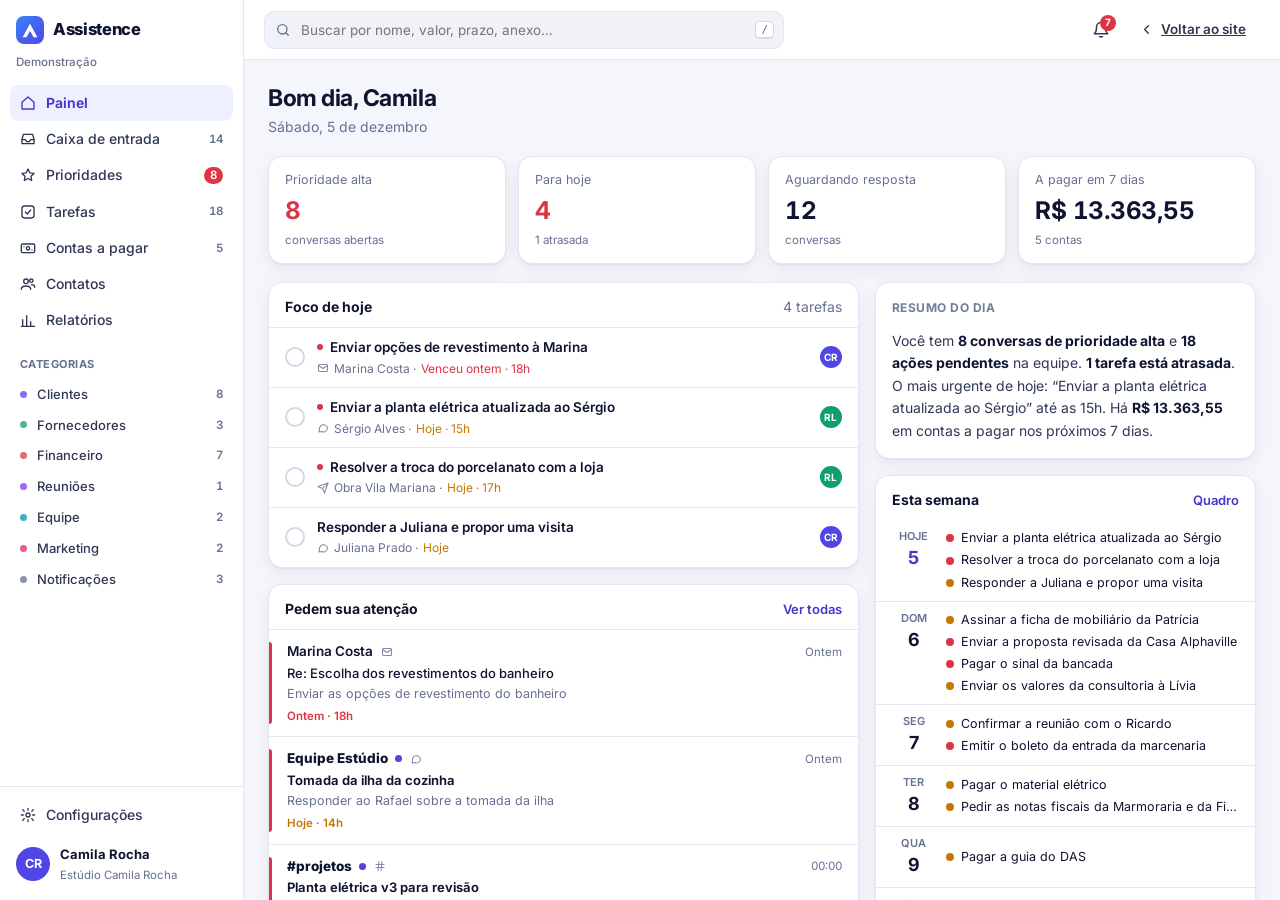
<file: demonstracao/index.html>
<!doctype html>
<html lang="pt-BR">
<head>
<meta charset="utf-8">
<meta name="viewport" content="width=device-width,initial-scale=1,viewport-fit=cover">
<title>Assistence · Demonstração</title>
<meta name="description" content="Demonstração do Assistence com dados fictícios: Gmail, Outlook, WhatsApp, Instagram, Telegram, Slack, Teams e SMS reunidos em um só lugar.">
<meta name="robots" content="noindex">
<meta name="theme-color" content="#4f46e5">
<link rel="icon" href="data:image/svg+xml,%3Csvg xmlns='http://www.w3.org/2000/svg' viewBox='0 0 26 24'%3E%3Cpath fill='%234f46e5' d='M13 1 1 23h6.2L13 12.4 18.8 23H25z'/%3E%3C/svg%3E">
<link rel="preconnect" href="https://fonts.googleapis.com"><link rel="preconnect" href="https://fonts.gstatic.com" crossorigin>
<link rel="stylesheet" href="https://fonts.googleapis.com/css2?family=Inter:wght@400;500;600;700;800&display=swap">
<link rel="stylesheet" href="estilo.css">
</head>
<body>
<!-- Demonstração do Assistence: dados fictícios e resultados programados. Não usa o motor nem as integrações do aplicativo real. -->
<div id="app"></div>
<div class="toasts" id="toasts" aria-live="polite"></div>
<script src="dados.js"></script>
<script src="app.js"></script>
</body>
</html>
</file>
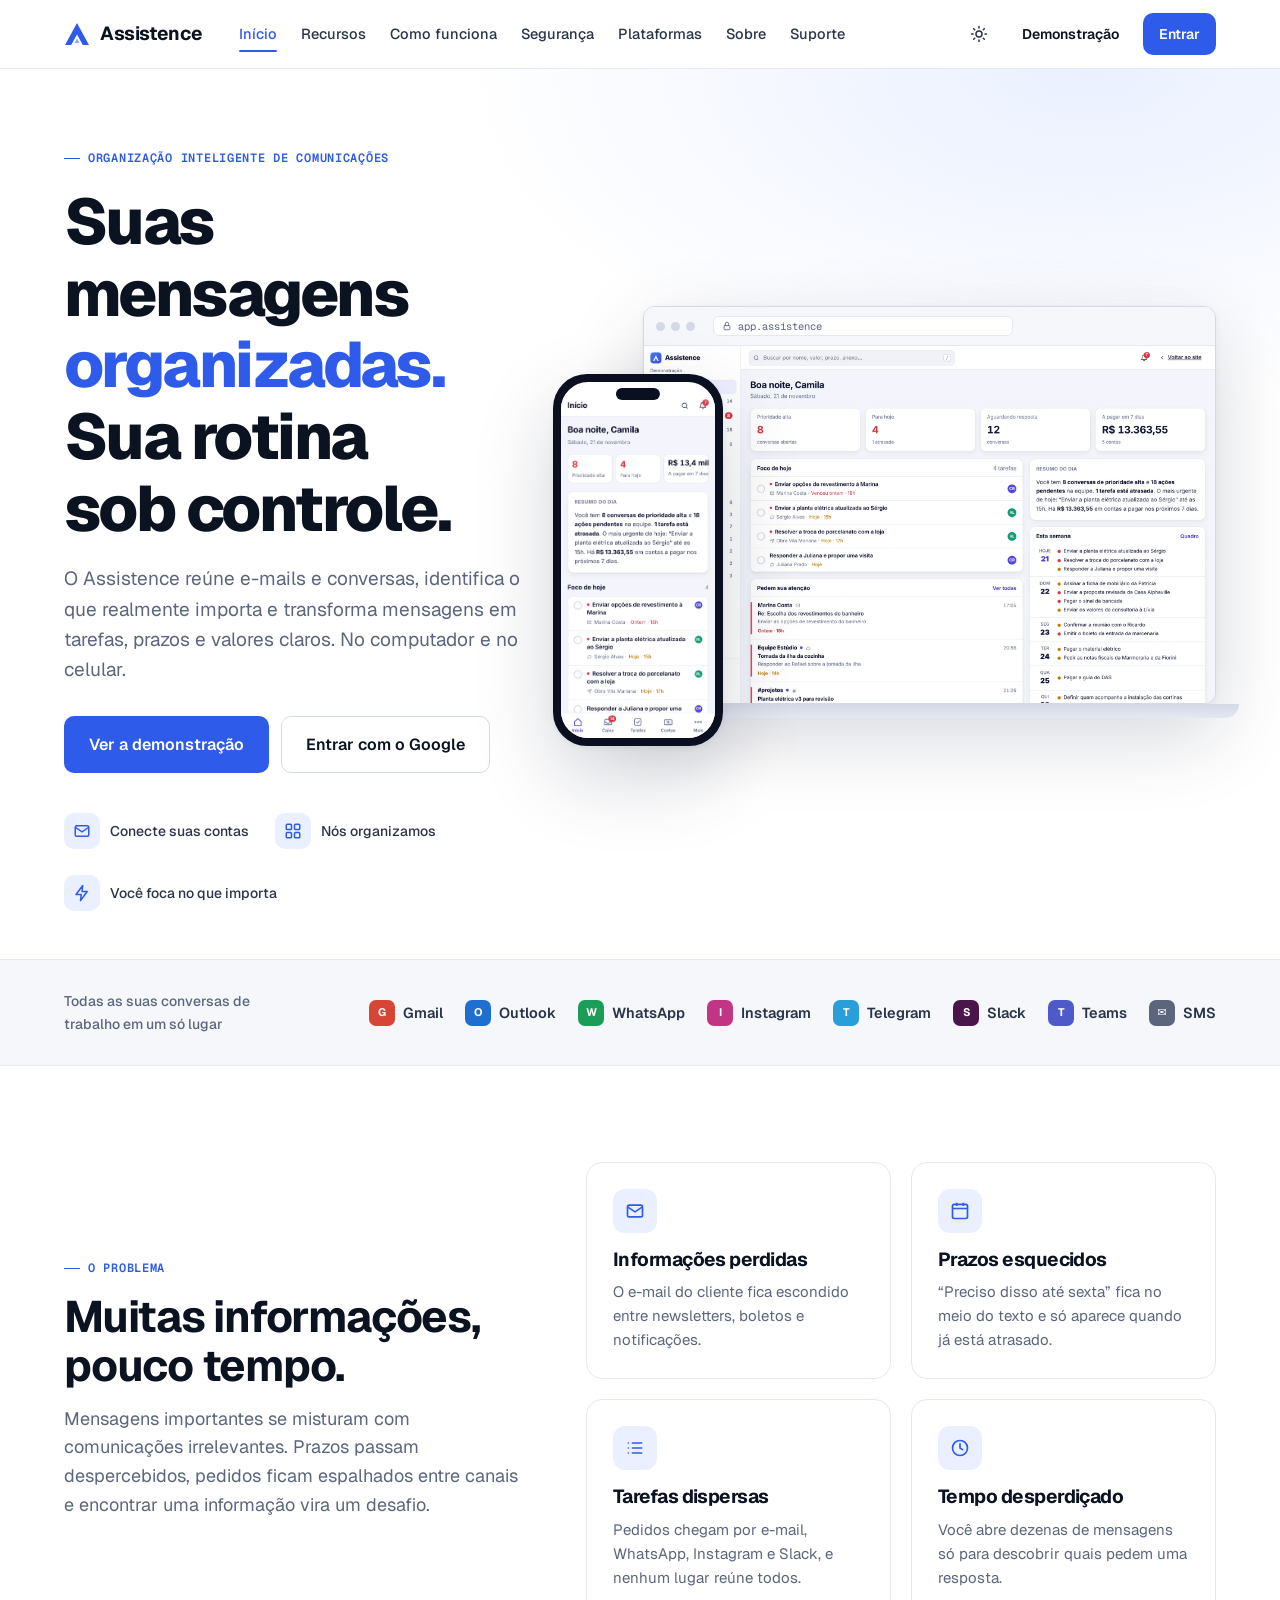
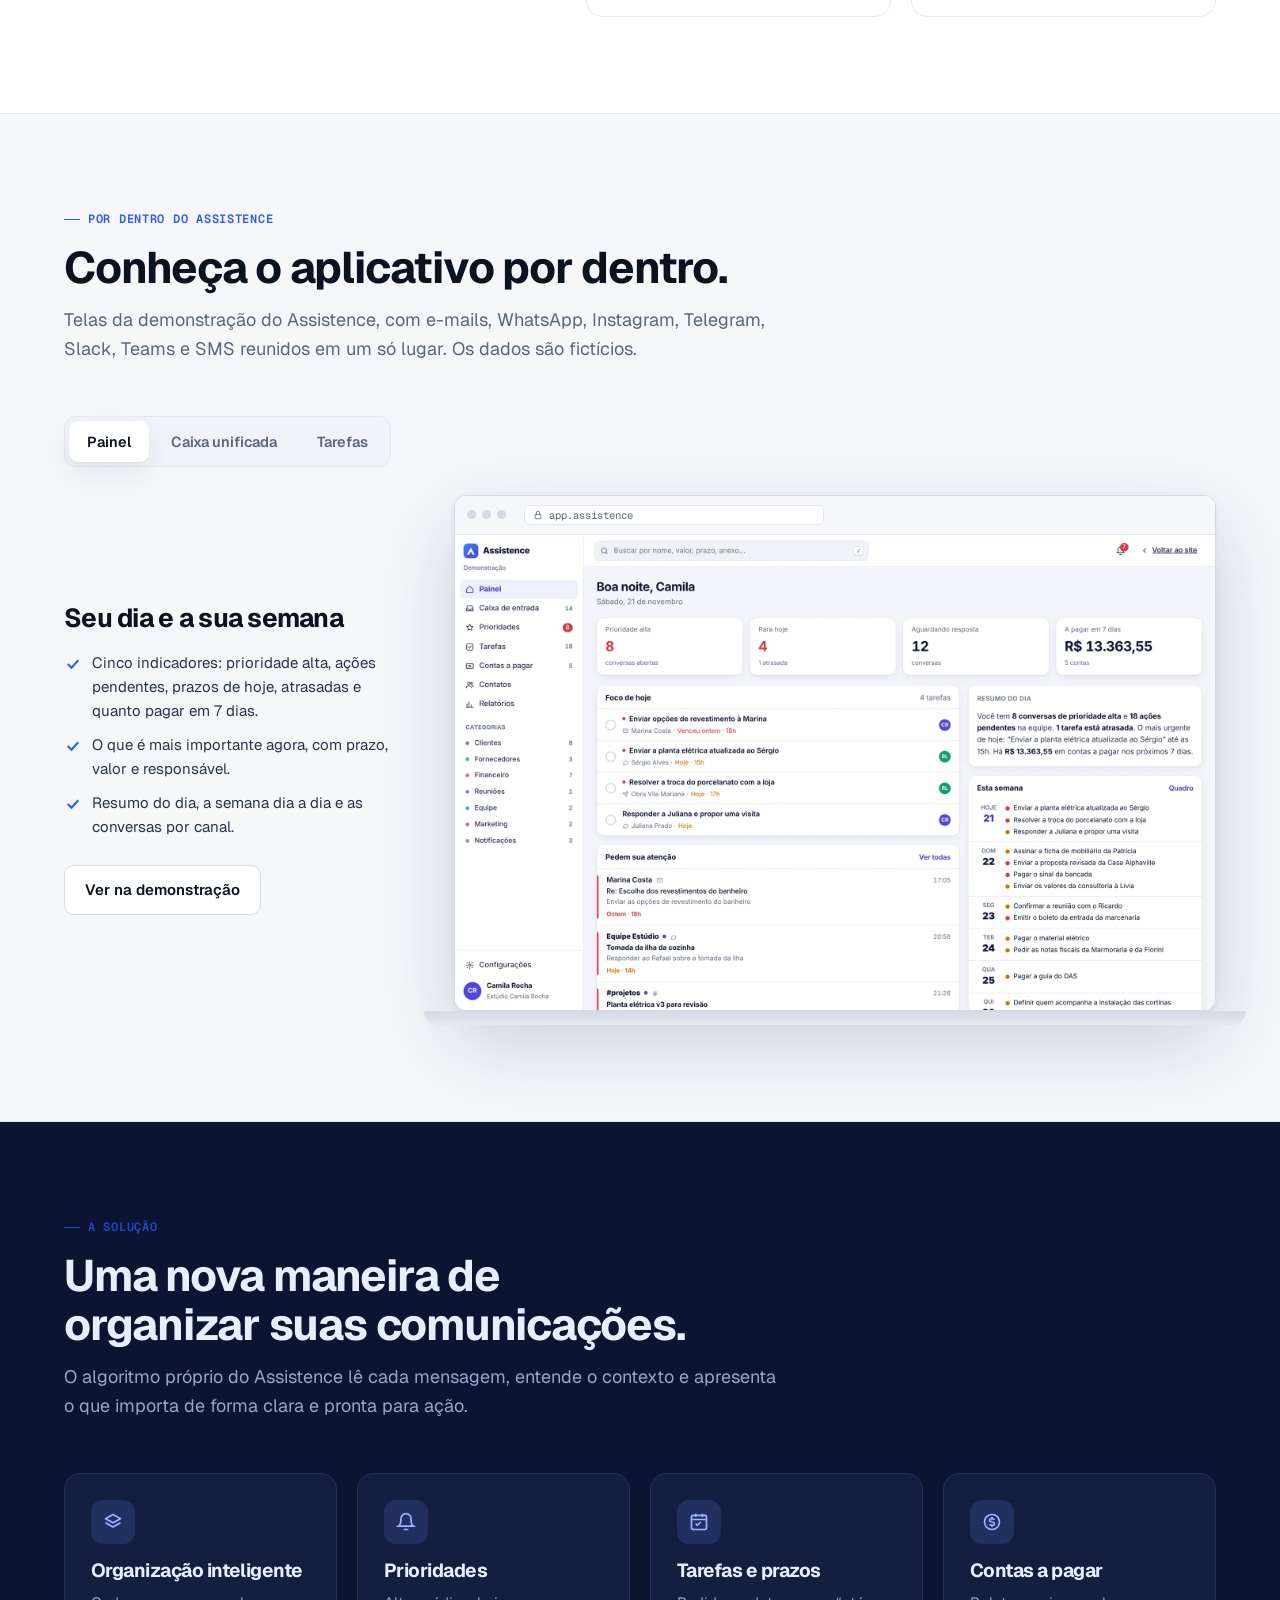
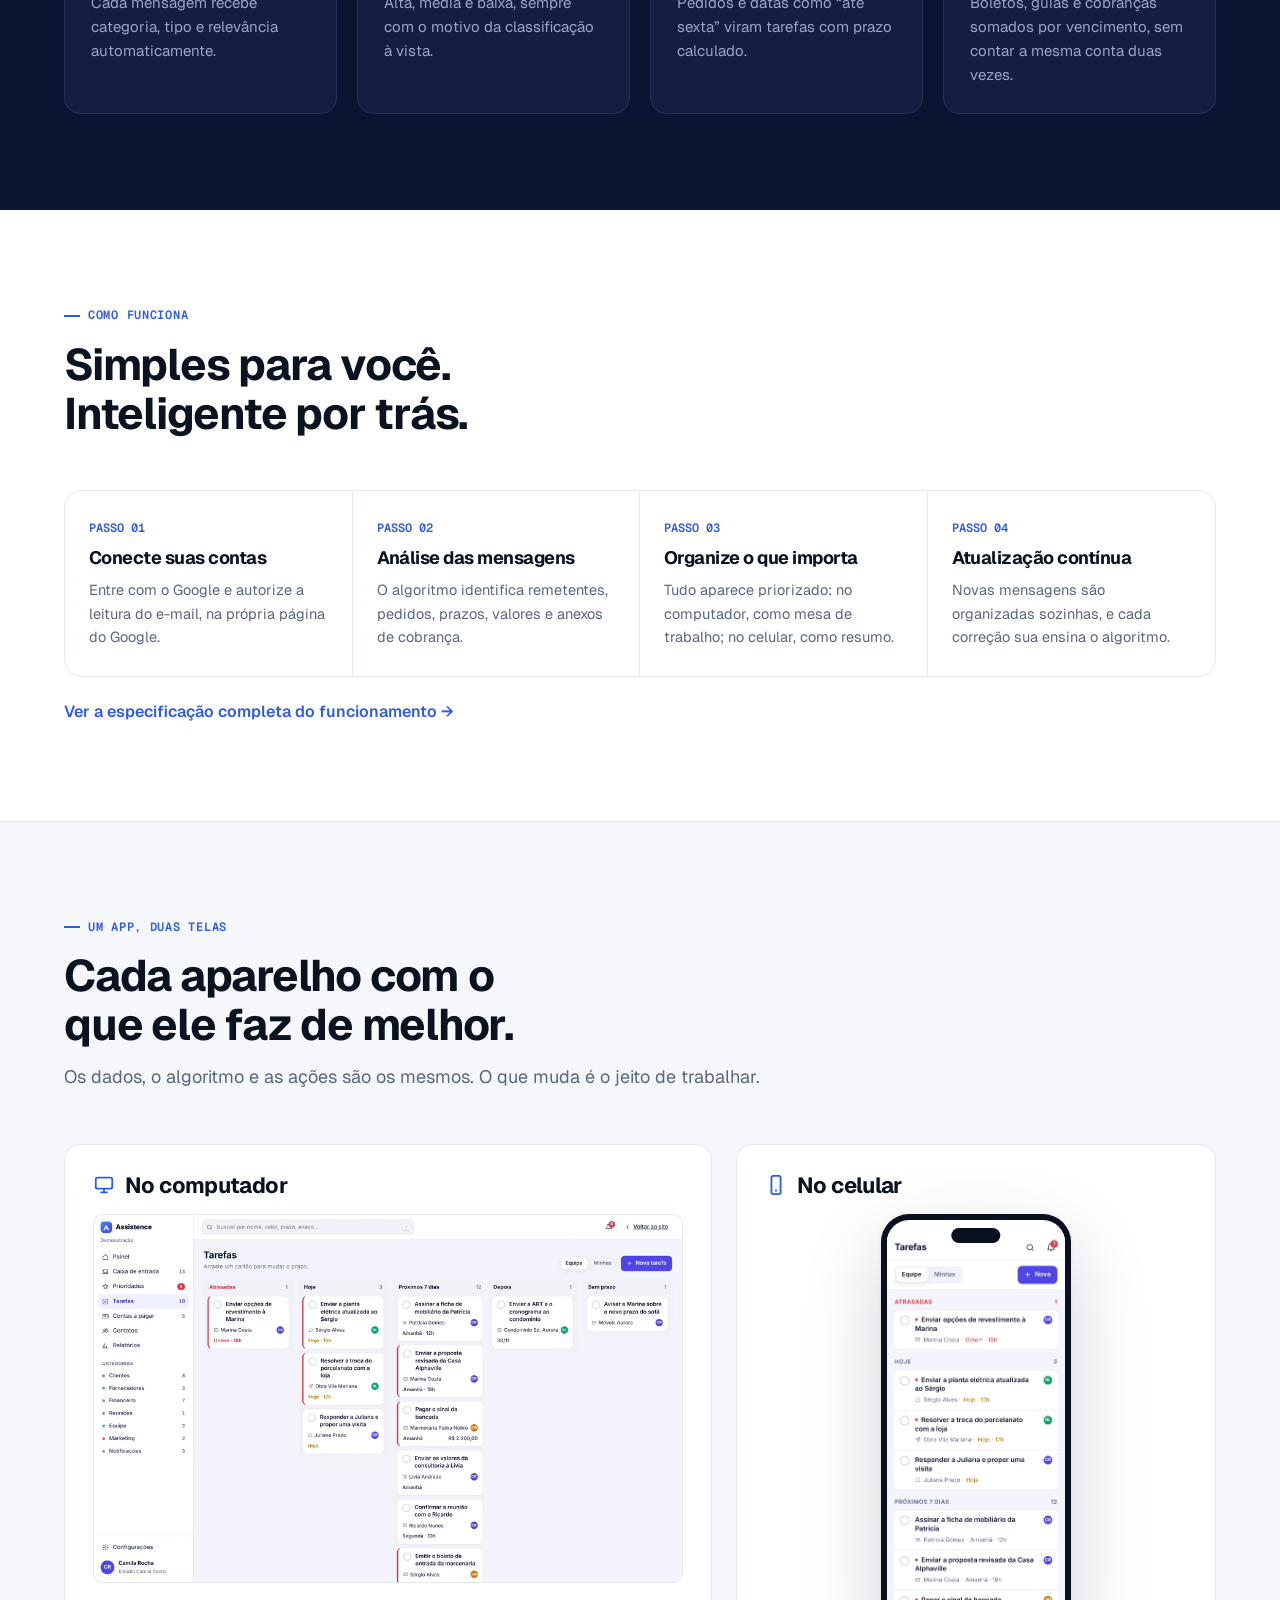
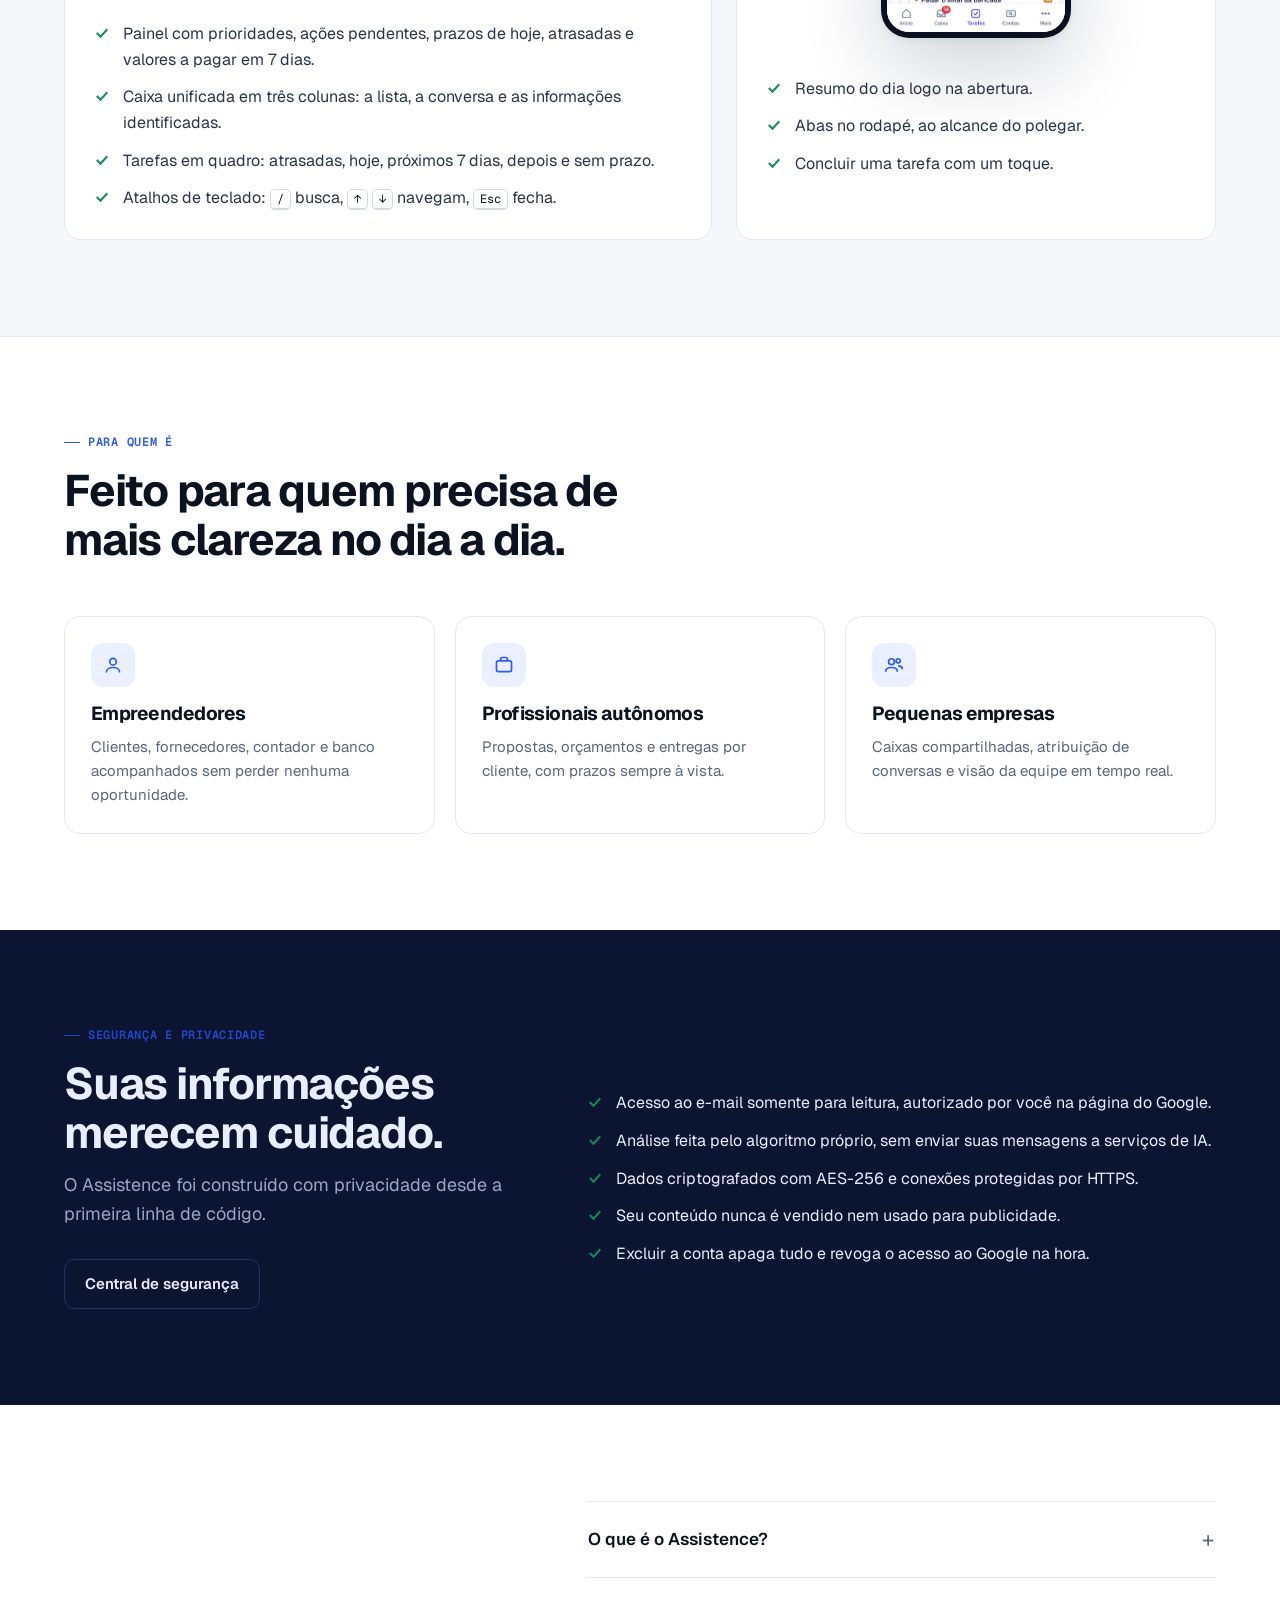
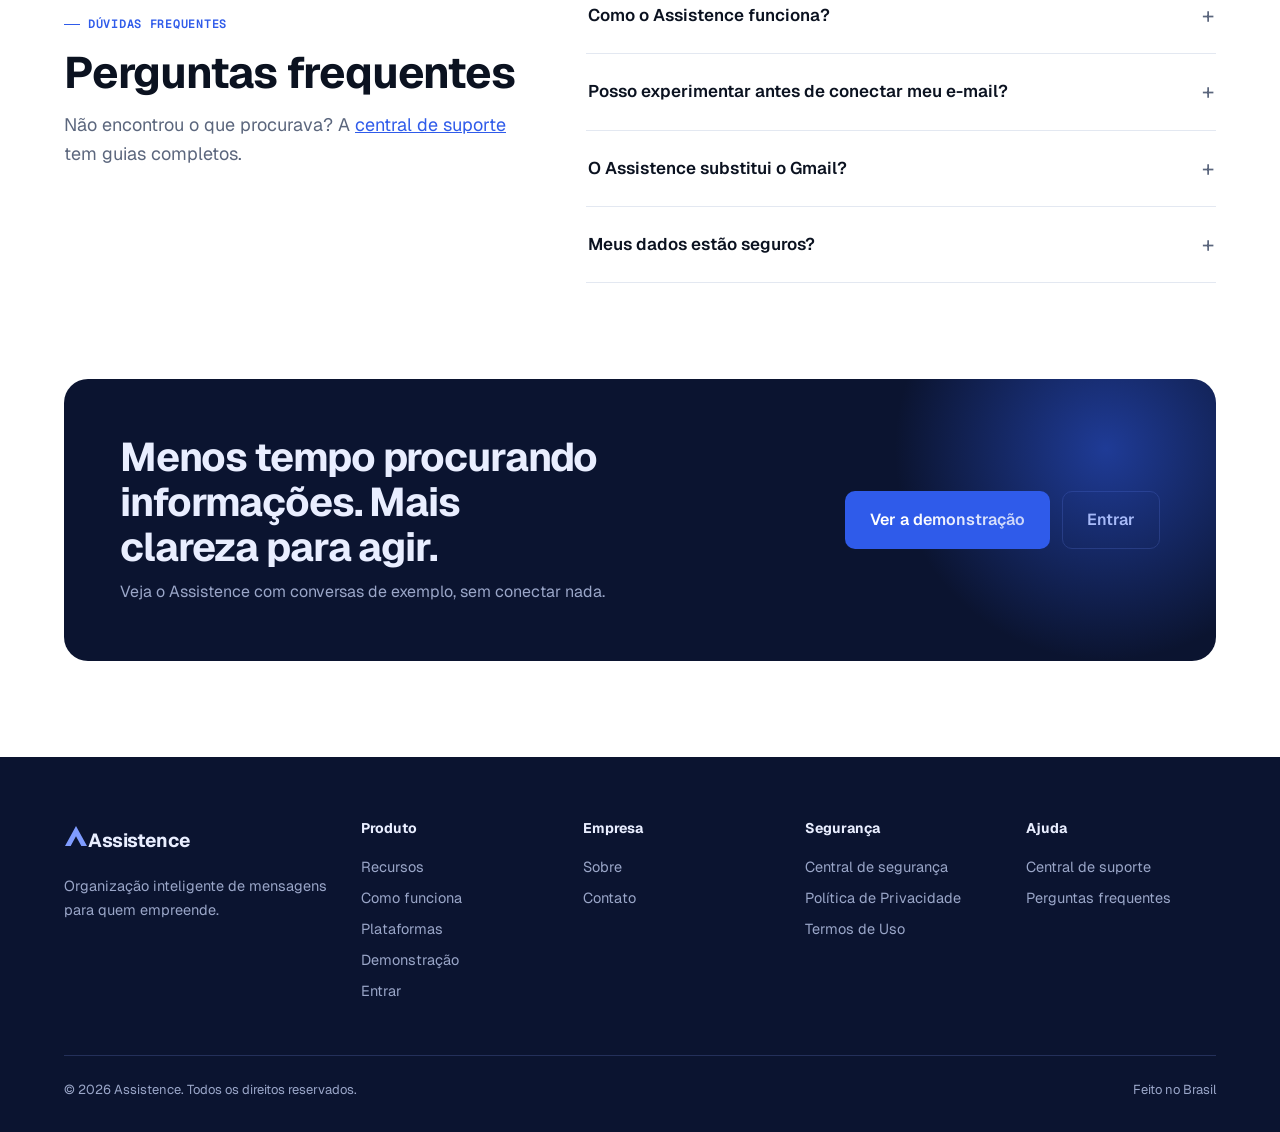
<file: site/index.html>
<!doctype html>
<html lang="pt-BR">
<head>
<meta charset="utf-8">
<meta name="viewport" content="width=device-width,initial-scale=1,viewport-fit=cover">
<title>Assistence | Organização inteligente de mensagens</title>
<meta name="description" content="O Assistence reúne e-mails e conversas, identifica o que importa e transforma mensagens em tarefas, prazos e valores. No computador e no celular.">
<meta property="og:type" content="website">
<meta property="og:site_name" content="Assistence">
<meta property="og:title" content="Assistence | Organização inteligente de mensagens">
<meta property="og:description" content="O Assistence reúne e-mails e conversas, identifica o que importa e transforma mensagens em tarefas, prazos e valores. No computador e no celular.">
<meta property="og:locale" content="pt_BR">
<meta name="twitter:card" content="summary_large_image">
<meta name="theme-color" content="#2f5bea">
<link rel="icon" href="assets/icone.svg" type="image/svg+xml">
<link rel="preconnect" href="https://fonts.googleapis.com"><link rel="preconnect" href="https://fonts.gstatic.com" crossorigin>
<link rel="stylesheet" href="https://fonts.googleapis.com/css2?family=Geist:wght@400;500;600;700;800&family=Geist+Mono:wght@500;600&display=swap">
<link rel="stylesheet" href="assets/site.css">
<!-- Espaço para o código de análise de visitas (Google Analytics ou Cloudflare Web Analytics) -->
</head>
<body>
<header class="top">
  <div class="wrap nav">
    <a class="logo" href="index.html" aria-label="Assistence, página inicial"><svg width="26" height="24" viewBox="0 0 26 24" fill="currentColor"><path d="M13 1 1 23h6.2L13 12.4 18.8 23H25z"/><path d="M13 16.2 10.6 21h4.8z" opacity=".55"/></svg>Assistence</a>
    <nav class="menu" id="menu" aria-label="Seções do site"></nav>
    <div class="nav-r">
      <button class="icb" id="theme" aria-label="Alternar tema claro e escuro"><svg width="18" height="18" viewBox="0 0 24 24" fill="none" stroke="currentColor" stroke-width="2" stroke-linecap="round"><circle cx="12" cy="12" r="4"/><path d="M12 2v2M12 20v2M4.9 4.9l1.4 1.4M17.7 17.7l1.4 1.4M2 12h2M20 12h2M4.9 19.1l1.4-1.4M17.7 6.3l1.4-1.4"/></svg></button>
      <a class="btn ghost sm only-desk" data-link="demo" href="acessar.html">Demonstração</a>
      <a class="btn sm" data-link="app" href="acessar.html">Entrar</a>
    </div>
  </div>
</header>
<main>
<div class="page" id="p-inicio">
  <section class="hero">
    <div class="wrap hero-grid">
      <div>
        <span class="label">Organização inteligente de comunicações</span>
        <h1>Suas mensagens <span>organizadas.</span> Sua rotina sob controle.</h1>
        <p class="lead">O Assistence reúne e-mails e conversas, identifica o que realmente importa e transforma mensagens em tarefas, prazos e valores claros. No computador e no celular.</p>
        <div class="cta"><a class="btn lg" data-link="demo" href="acessar.html">Ver a demonstração</a><a class="btn sec lg" data-link="app" href="acessar.html">Entrar com o Google</a></div>
        <div class="pillars">
          <div><i><svg width="18" height="18" viewBox="0 0 24 24" fill="none" stroke="currentColor" stroke-width="2"><rect x="3" y="5" width="18" height="14" rx="2"/><path d="m3 7 9 6 9-6"/></svg></i>Conecte suas contas</div>
          <div><i><svg width="18" height="18" viewBox="0 0 24 24" fill="none" stroke="currentColor" stroke-width="2"><rect x="3" y="3" width="7" height="7" rx="1.5"/><rect x="14" y="3" width="7" height="7" rx="1.5"/><rect x="3" y="14" width="7" height="7" rx="1.5"/><rect x="14" y="14" width="7" height="7" rx="1.5"/></svg></i>Nós organizamos</div>
          <div><i><svg width="18" height="18" viewBox="0 0 24 24" fill="none" stroke="currentColor" stroke-width="2" stroke-linejoin="round"><path d="M13 2 4 14h7l-1 8 9-12h-7z"/></svg></i>Você foca no que importa</div>
        </div>
      </div>
      <div class="devices only-desk" data-mock="pair"></div>
      <div class="hero-phone" data-mock="phone:inicio"></div>
    </div>
  </section>

  <section class="channels">
    <div class="wrap row">
      <p>Todas as suas conversas de trabalho em um só lugar</p>
      <div class="chs" data-mock="channels"></div>
    </div>
  </section>

  <section class="band">
    <div class="wrap split">
      <div class="shead flat"><span class="label">O problema</span><h2>Muitas informações, pouco tempo.</h2><p>Mensagens importantes se misturam com comunicações irrelevantes. Prazos passam despercebidos, pedidos ficam espalhados entre canais e encontrar uma informação vira um desafio.</p></div>
      <div class="g2 mscroll">
        <div class="card"><div class="ic"><svg width="20" height="20" viewBox="0 0 24 24" fill="none" stroke="currentColor" stroke-width="2"><rect x="3" y="5" width="18" height="14" rx="2"/><path d="m3 7 9 6 9-6"/></svg></div><h3>Informações perdidas</h3><p>O e-mail do cliente fica escondido entre newsletters, boletos e notificações.</p></div>
        <div class="card"><div class="ic"><svg width="20" height="20" viewBox="0 0 24 24" fill="none" stroke="currentColor" stroke-width="2"><rect x="3" y="4" width="18" height="17" rx="2"/><path d="M3 9h18M8 2v4M16 2v4"/></svg></div><h3>Prazos esquecidos</h3><p>“Preciso disso até sexta” fica no meio do texto e só aparece quando já está atrasado.</p></div>
        <div class="card"><div class="ic"><svg width="20" height="20" viewBox="0 0 24 24" fill="none" stroke="currentColor" stroke-width="2" stroke-linecap="round"><path d="M9 6h11M9 12h11M9 18h11M4 6h.01M4 12h.01M4 18h.01"/></svg></div><h3>Tarefas dispersas</h3><p>Pedidos chegam por e-mail, WhatsApp, Instagram e Slack, e nenhum lugar reúne todos.</p></div>
        <div class="card"><div class="ic"><svg width="20" height="20" viewBox="0 0 24 24" fill="none" stroke="currentColor" stroke-width="2" stroke-linecap="round"><circle cx="12" cy="12" r="9"/><path d="M12 7v5l3 2"/></svg></div><h3>Tempo desperdiçado</h3><p>Você abre dezenas de mensagens só para descobrir quais pedem uma resposta.</p></div>
      </div>
    </div>
  </section>

  <section class="band alt" id="por-dentro">
    <div class="wrap">
      <div class="shead"><span class="label">Por dentro do Assistence</span><h2>Conheça o aplicativo por dentro.</h2><p>Telas da demonstração do Assistence, com e-mails, WhatsApp, Instagram, Telegram, Slack, Teams e SMS reunidos em um só lugar. Os dados são fictícios.</p></div>
      <div class="only-desk" data-mock="tour-desk"></div>
      <div class="only-mob" data-mock="tour-mob"></div>
    </div>
  </section>

  <section class="band ink">
    <div class="wrap">
      <div class="shead"><span class="label">A solução</span><h2>Uma nova maneira de organizar suas comunicações.</h2><p>O algoritmo próprio do Assistence lê cada mensagem, entende o contexto e apresenta o que importa de forma clara e pronta para ação.</p></div>
      <div class="g4 mscroll">
        <div class="card"><div class="ic"><svg width="20" height="20" viewBox="0 0 24 24" fill="none" stroke="currentColor" stroke-width="2" stroke-linejoin="round"><path d="m12 3 9 5-9 5-9-5z"/><path d="m3 13 9 5 9-5"/></svg></div><h3>Organização inteligente</h3><p>Cada mensagem recebe categoria, tipo e relevância automaticamente.</p></div>
        <div class="card"><div class="ic"><svg width="20" height="20" viewBox="0 0 24 24" fill="none" stroke="currentColor" stroke-width="2" stroke-linecap="round"><path d="M6 8a6 6 0 1 1 12 0c0 7 3 9 3 9H3s3-2 3-9"/><path d="M10 21h4"/></svg></div><h3>Prioridades</h3><p>Alta, média e baixa, sempre com o motivo da classificação à vista.</p></div>
        <div class="card"><div class="ic"><svg width="20" height="20" viewBox="0 0 24 24" fill="none" stroke="currentColor" stroke-width="2"><rect x="3" y="4" width="18" height="17" rx="2"/><path d="M3 9h18M8 2v4M16 2v4M8 14l2 2 4-4"/></svg></div><h3>Tarefas e prazos</h3><p>Pedidos e datas como “até sexta” viram tarefas com prazo calculado.</p></div>
        <div class="card"><div class="ic"><svg width="20" height="20" viewBox="0 0 24 24" fill="none" stroke="currentColor" stroke-width="2"><circle cx="12" cy="12" r="9"/><path d="M15 9.5c-.5-1-1.6-1.5-3-1.5-1.7 0-3 .8-3 2s1.3 1.7 3 2 3 .8 3 2-1.3 2-3 2c-1.4 0-2.5-.5-3-1.5M12 6v2M12 16v2"/></svg></div><h3>Contas a pagar</h3><p>Boletos, guias e cobranças somados por vencimento, sem contar a mesma conta duas vezes.</p></div>
      </div>
    </div>
  </section>

  <section class="band">
    <div class="wrap">
      <div class="shead"><span class="label">Como funciona</span><h2>Simples para você. Inteligente por trás.</h2></div>
      <div class="flow">
        <div><span class="n">PASSO 01</span><h3>Conecte suas contas</h3><p>Entre com o Google e autorize a leitura do e-mail, na própria página do Google.</p></div>
        <div><span class="n">PASSO 02</span><h3>Análise das mensagens</h3><p>O algoritmo identifica remetentes, pedidos, prazos, valores e anexos de cobrança.</p></div>
        <div><span class="n">PASSO 03</span><h3>Organize o que importa</h3><p>Tudo aparece priorizado: no computador, como mesa de trabalho; no celular, como resumo.</p></div>
        <div><span class="n">PASSO 04</span><h3>Atualização contínua</h3><p>Novas mensagens são organizadas sozinhas, e cada correção sua ensina o algoritmo.</p></div>
      </div>
      <p style="margin-top:22px"><a href="como-funciona.html" style="font-weight:600;text-decoration:none">Ver a especificação completa do funcionamento →</a></p>
    </div>
  </section>

  <section class="band alt">
    <div class="wrap">
      <div class="shead"><span class="label">Um app, duas telas</span><h2>Cada aparelho com o que ele faz de melhor.</h2><p>Os dados, o algoritmo e as ações são os mesmos. O que muda é o jeito de trabalhar.</p></div>
      <div class="twin">
        <div class="card">
          <h3><svg width="22" height="22" viewBox="0 0 24 24" fill="none" stroke="currentColor" stroke-width="2"><rect x="3" y="4" width="18" height="12" rx="2"/><path d="M8 20h8M12 16v4"/></svg>No computador</h3>
          <div class="shot"><img src="img/app-computador-tarefas.webp" width="1920" height="1200" loading="lazy" alt="Quadro de tarefas do Assistence no computador, separado por prazo"></div>
          <ul class="ticks">
            <li><svg width="18" height="18" viewBox="0 0 24 24" fill="none" stroke="currentColor" stroke-width="2.6"><path d="m5 12 5 5 9-10"/></svg>Painel com prioridades, ações pendentes, prazos de hoje, atrasadas e valores a pagar em 7 dias.</li>
            <li><svg width="18" height="18" viewBox="0 0 24 24" fill="none" stroke="currentColor" stroke-width="2.6"><path d="m5 12 5 5 9-10"/></svg>Caixa unificada em três colunas: a lista, a conversa e as informações identificadas.</li>
            <li><svg width="18" height="18" viewBox="0 0 24 24" fill="none" stroke="currentColor" stroke-width="2.6"><path d="m5 12 5 5 9-10"/></svg>Tarefas em quadro: atrasadas, hoje, próximos 7 dias, depois e sem prazo.</li>
            <li><svg width="18" height="18" viewBox="0 0 24 24" fill="none" stroke="currentColor" stroke-width="2.6"><path d="m5 12 5 5 9-10"/></svg><span>Atalhos de teclado: <span class="kbd">/</span> busca, <span class="kbd">↑</span> <span class="kbd">↓</span> navegam, <span class="kbd">Esc</span> fecha.</span></li>
          </ul>
        </div>
        <div class="card">
          <h3><svg width="22" height="22" viewBox="0 0 24 24" fill="none" stroke="currentColor" stroke-width="2"><rect x="7" y="2" width="10" height="20" rx="2"/><path d="M11 18h2"/></svg>No celular</h3>
          <div class="pshot" data-mock="phone:tarefas"></div>
          <ul class="ticks">
            <li><svg width="18" height="18" viewBox="0 0 24 24" fill="none" stroke="currentColor" stroke-width="2.6"><path d="m5 12 5 5 9-10"/></svg>Resumo do dia logo na abertura.</li>
            <li><svg width="18" height="18" viewBox="0 0 24 24" fill="none" stroke="currentColor" stroke-width="2.6"><path d="m5 12 5 5 9-10"/></svg>Abas no rodapé, ao alcance do polegar.</li>
            <li><svg width="18" height="18" viewBox="0 0 24 24" fill="none" stroke="currentColor" stroke-width="2.6"><path d="m5 12 5 5 9-10"/></svg>Concluir uma tarefa com um toque.</li>
          </ul>
        </div>
      </div>
    </div>
  </section>

  <section class="band">
    <div class="wrap">
      <div class="shead"><span class="label">Para quem é</span><h2>Feito para quem precisa de mais clareza no dia a dia.</h2></div>
      <div class="g3 mscroll">
        <div class="card"><div class="ic"><svg width="20" height="20" viewBox="0 0 24 24" fill="none" stroke="currentColor" stroke-width="2"><circle cx="12" cy="8" r="4"/><path d="M4 21c0-4 4-6 8-6s8 2 8 6"/></svg></div><h3>Empreendedores</h3><p>Clientes, fornecedores, contador e banco acompanhados sem perder nenhuma oportunidade.</p></div>
        <div class="card"><div class="ic"><svg width="20" height="20" viewBox="0 0 24 24" fill="none" stroke="currentColor" stroke-width="2"><rect x="3" y="7" width="18" height="13" rx="2"/><path d="M8 7V5a2 2 0 0 1 2-2h4a2 2 0 0 1 2 2v2"/></svg></div><h3>Profissionais autônomos</h3><p>Propostas, orçamentos e entregas por cliente, com prazos sempre à vista.</p></div>
        <div class="card"><div class="ic"><svg width="20" height="20" viewBox="0 0 24 24" fill="none" stroke="currentColor" stroke-width="2"><circle cx="9" cy="8" r="3.5"/><path d="M2 20c0-3.5 3-5 7-5s7 1.5 7 5"/><circle cx="17" cy="7" r="2.5"/><path d="M17 13c3 0 5 1.3 5 4"/></svg></div><h3>Pequenas empresas</h3><p>Caixas compartilhadas, atribuição de conversas e visão da equipe em tempo real.</p></div>
      </div>
    </div>
  </section>

  <section class="band ink">
    <div class="wrap split">
      <div>
        <div class="shead flat"><span class="label">Segurança e privacidade</span><h2>Suas informações merecem cuidado.</h2><p>O Assistence foi construído com privacidade desde a primeira linha de código.</p></div>
        <div class="cta"><a class="btn sec" href="seguranca.html">Central de segurança</a></div>
      </div>
      <ul class="ticks">
        <li><svg width="18" height="18" viewBox="0 0 24 24" fill="none" stroke="currentColor" stroke-width="2.6"><path d="m5 12 5 5 9-10"/></svg>Acesso ao e-mail somente para leitura, autorizado por você na página do Google.</li>
        <li><svg width="18" height="18" viewBox="0 0 24 24" fill="none" stroke="currentColor" stroke-width="2.6"><path d="m5 12 5 5 9-10"/></svg>Análise feita pelo algoritmo próprio, sem enviar suas mensagens a serviços de IA.</li>
        <li><svg width="18" height="18" viewBox="0 0 24 24" fill="none" stroke="currentColor" stroke-width="2.6"><path d="m5 12 5 5 9-10"/></svg>Dados criptografados com AES-256 e conexões protegidas por HTTPS.</li>
        <li><svg width="18" height="18" viewBox="0 0 24 24" fill="none" stroke="currentColor" stroke-width="2.6"><path d="m5 12 5 5 9-10"/></svg>Seu conteúdo nunca é vendido nem usado para publicidade.</li>
        <li><svg width="18" height="18" viewBox="0 0 24 24" fill="none" stroke="currentColor" stroke-width="2.6"><path d="m5 12 5 5 9-10"/></svg>Excluir a conta apaga tudo e revoga o acesso ao Google na hora.</li>
      </ul>
    </div>
  </section>

  <section class="band">
    <div class="wrap split">
      <div class="shead flat"><span class="label">Dúvidas frequentes</span><h2>Perguntas frequentes</h2><p>Não encontrou o que procurava? A <a href="suporte.html">central de suporte</a> tem guias completos.</p></div>
      <div class="faq" data-faq="home"></div>
    </div>
  </section>

  <section class="wrap" style="padding-bottom:96px">
    <div class="final"><div><h2>Menos tempo procurando informações. Mais clareza para agir.</h2><p>Veja o Assistence com conversas de exemplo, sem conectar nada.</p></div><div class="cta"><a class="btn lg" data-link="demo" href="acessar.html">Ver a demonstração</a><a class="btn sec lg" data-link="app" href="acessar.html">Entrar</a></div></div>
  </section>
</div>

</main>
<footer>
  <div class="wrap">
    <div class="fgrid">
      <div><a class="logo" href="index.html"><svg width="24" height="22" viewBox="0 0 26 24" fill="currentColor"><path d="M13 1 1 23h6.2L13 12.4 18.8 23H25z"/></svg>Assistence</a><p style="margin-top:14px;max-width:30ch">Organização inteligente de mensagens para quem empreende.</p></div>
      <div><h4>Produto</h4><a href="recursos.html">Recursos</a><a href="como-funciona.html">Como funciona</a><a href="plataformas.html">Plataformas</a><a data-link="demo" href="acessar.html">Demonstração</a><a data-link="app" href="acessar.html">Entrar</a></div>
      <div><h4>Empresa</h4><a href="sobre.html">Sobre</a><a href="suporte.html">Contato</a></div>
      <div><h4>Segurança</h4><a href="seguranca.html">Central de segurança</a><a href="privacidade.html">Política de Privacidade</a><a href="termos.html">Termos de Uso</a></div>
      <div><h4>Ajuda</h4><a href="suporte.html">Central de suporte</a><a href="suporte.html">Perguntas frequentes</a></div>
    </div>
    <div class="fbot"><span>© 2026 Assistence. Todos os direitos reservados.</span><span>Feito no Brasil</span></div>
  </div>
</footer>
<nav class="tabbar" id="tabbar" aria-label="Navegação principal"></nav>
<div class="sheet-bg" id="sheet-bg" hidden></div>
<div class="sheet" id="sheet" role="dialog" aria-modal="true" aria-label="Mais opções" hidden></div>
<script>window.PAGE="inicio";</script>
<script src="assets/config.js"></script>
<script src="assets/site.js"></script>
</body>
</html>
</file>
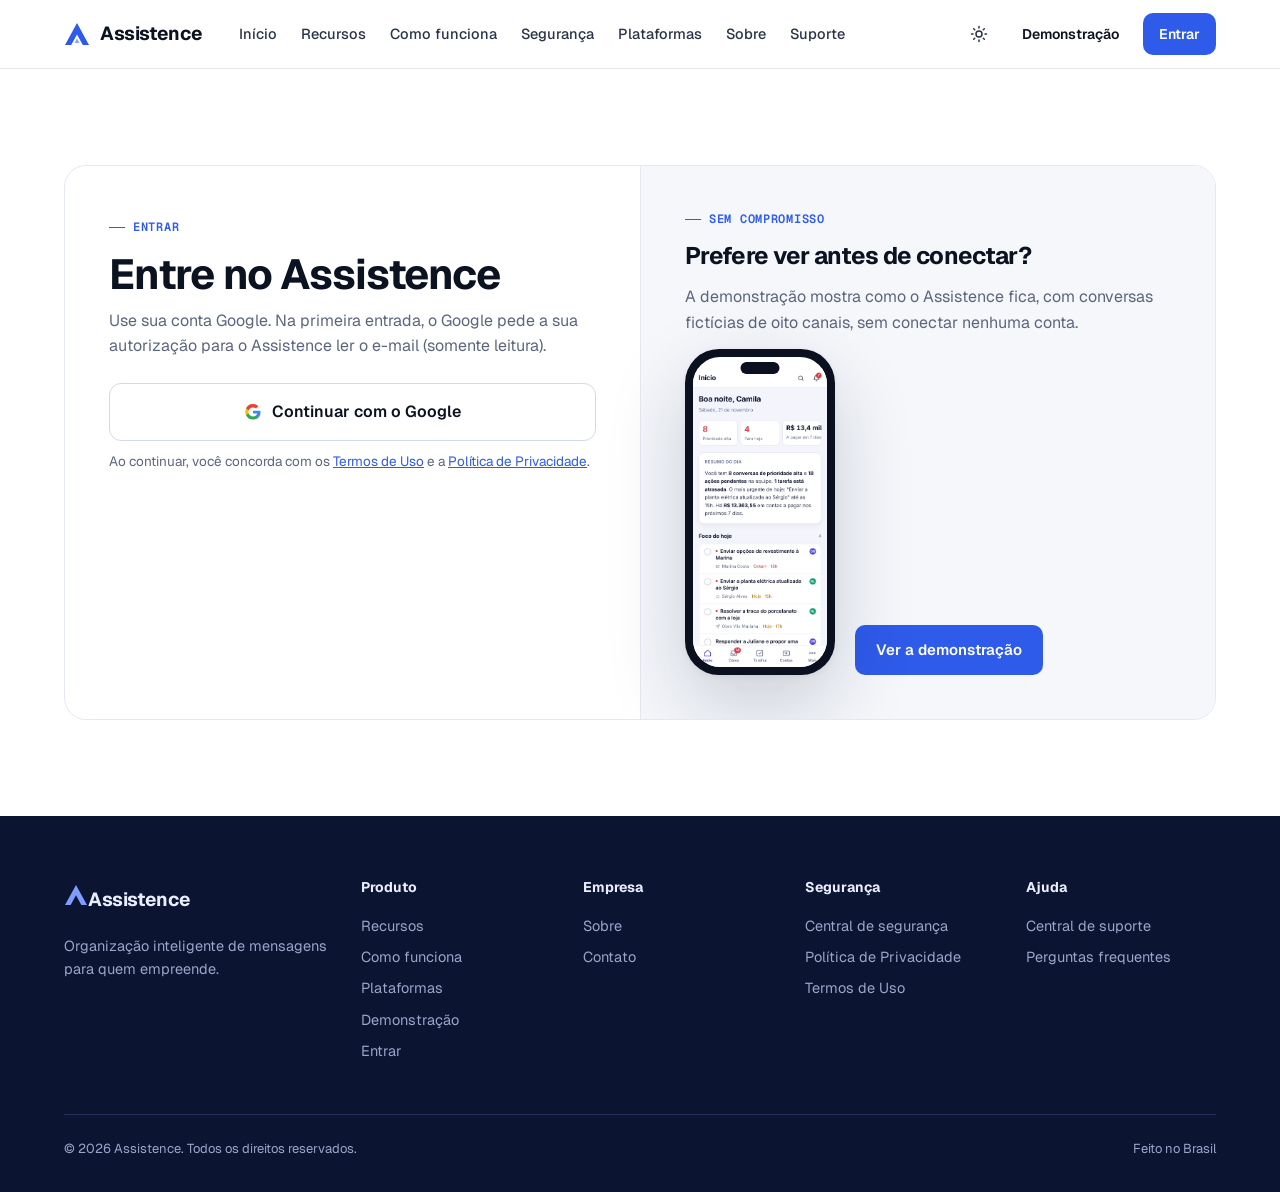
<file: site/acessar.html>
<!doctype html>
<html lang="pt-BR">
<head>
<meta charset="utf-8">
<meta name="viewport" content="width=device-width,initial-scale=1,viewport-fit=cover">
<title>Entrar | Assistence</title>
<meta name="description" content="Entre no Assistence com a sua conta Google ou experimente a demonstração.">
<meta property="og:type" content="website">
<meta property="og:site_name" content="Assistence">
<meta property="og:title" content="Entrar | Assistence">
<meta property="og:description" content="Entre no Assistence com a sua conta Google ou experimente a demonstração.">
<meta property="og:locale" content="pt_BR">
<meta name="twitter:card" content="summary_large_image">
<meta name="theme-color" content="#2f5bea">
<link rel="icon" href="assets/icone.svg" type="image/svg+xml">
<link rel="preconnect" href="https://fonts.googleapis.com"><link rel="preconnect" href="https://fonts.gstatic.com" crossorigin>
<link rel="stylesheet" href="https://fonts.googleapis.com/css2?family=Geist:wght@400;500;600;700;800&family=Geist+Mono:wght@500;600&display=swap">
<link rel="stylesheet" href="assets/site.css">
<!-- Espaço para o código de análise de visitas (Google Analytics ou Cloudflare Web Analytics) -->
</head>
<body>
<header class="top">
  <div class="wrap nav">
    <a class="logo" href="index.html" aria-label="Assistence, página inicial"><svg width="26" height="24" viewBox="0 0 26 24" fill="currentColor"><path d="M13 1 1 23h6.2L13 12.4 18.8 23H25z"/><path d="M13 16.2 10.6 21h4.8z" opacity=".55"/></svg>Assistence</a>
    <nav class="menu" id="menu" aria-label="Seções do site"></nav>
    <div class="nav-r">
      <button class="icb" id="theme" aria-label="Alternar tema claro e escuro"><svg width="18" height="18" viewBox="0 0 24 24" fill="none" stroke="currentColor" stroke-width="2" stroke-linecap="round"><circle cx="12" cy="12" r="4"/><path d="M12 2v2M12 20v2M4.9 4.9l1.4 1.4M17.7 17.7l1.4 1.4M2 12h2M20 12h2M4.9 19.1l1.4-1.4M17.7 6.3l1.4-1.4"/></svg></button>
      <a class="btn ghost sm only-desk" data-link="demo" href="acessar.html">Demonstração</a>
      <a class="btn sm" data-link="app" href="acessar.html">Entrar</a>
    </div>
  </div>
</header>
<main>
<div class="page" id="p-acessar">
  <section class="band">
    <div class="wrap">
      <div class="access">
        <div>
          <span class="label">Entrar</span>
          <h1 style="font-size:clamp(30px,4vw,42px);margin-top:14px">Entre no Assistence</h1>
          <p class="mu" style="margin-top:10px">Use sua conta Google. Na primeira entrada, o Google pede a sua autorização para o Assistence ler o e-mail (somente leitura).</p>
          <div class="sso">
            <a class="gbtn" id="google-btn" data-link="app-direct" href="acessar.html"><svg width="18" height="18" viewBox="0 0 24 24"><path fill="#4285F4" d="M22 12.2c0-.7-.1-1.4-.2-2H12v3.8h5.6a4.8 4.8 0 0 1-2.1 3.1v2.6h3.4c2-1.8 3.1-4.5 3.1-7.5z"/><path fill="#34A853" d="M12 22c2.8 0 5.2-.9 6.9-2.5l-3.4-2.6c-.9.6-2.1 1-3.5 1-2.7 0-5-1.8-5.8-4.3H2.7v2.7A10 10 0 0 0 12 22z"/><path fill="#FBBC05" d="M6.2 13.6a6 6 0 0 1 0-3.8V7.1H2.7a10 10 0 0 0 0 8.9z"/><path fill="#EA4335" d="M12 5.9c1.5 0 2.9.5 4 1.5l3-3A10 10 0 0 0 2.7 7.1l3.5 2.7C7 7.7 9.3 5.9 12 5.9z"/></svg>Continuar com o Google</a>
            <p class="note" id="app-note">Ao continuar, você concorda com os <a href="termos.html">Termos de Uso</a> e a <a href="privacidade.html">Política de Privacidade</a>.</p>
          </div>
        </div>
        <div class="demo-card">
          <span class="label">Sem compromisso</span>
          <h2 style="font-size:24px">Prefere ver antes de conectar?</h2>
          <p class="mu">A demonstração mostra como o Assistence fica, com conversas fictícias de oito canais, sem conectar nenhuma conta.</p>
          <div class="frow" style="align-items:flex-end;gap:20px"><div data-mock="phone:inicio" style="flex:0 0 150px;max-width:150px"></div><div style="flex:1 1 160px"><a class="btn" data-link="demo" href="acessar.html">Ver a demonstração</a></div></div>
        </div>
      </div>
    </div>
  </section>
</div>

</main>
<footer>
  <div class="wrap">
    <div class="fgrid">
      <div><a class="logo" href="index.html"><svg width="24" height="22" viewBox="0 0 26 24" fill="currentColor"><path d="M13 1 1 23h6.2L13 12.4 18.8 23H25z"/></svg>Assistence</a><p style="margin-top:14px;max-width:30ch">Organização inteligente de mensagens para quem empreende.</p></div>
      <div><h4>Produto</h4><a href="recursos.html">Recursos</a><a href="como-funciona.html">Como funciona</a><a href="plataformas.html">Plataformas</a><a data-link="demo" href="acessar.html">Demonstração</a><a data-link="app" href="acessar.html">Entrar</a></div>
      <div><h4>Empresa</h4><a href="sobre.html">Sobre</a><a href="suporte.html">Contato</a></div>
      <div><h4>Segurança</h4><a href="seguranca.html">Central de segurança</a><a href="privacidade.html">Política de Privacidade</a><a href="termos.html">Termos de Uso</a></div>
      <div><h4>Ajuda</h4><a href="suporte.html">Central de suporte</a><a href="suporte.html">Perguntas frequentes</a></div>
    </div>
    <div class="fbot"><span>© 2026 Assistence. Todos os direitos reservados.</span><span>Feito no Brasil</span></div>
  </div>
</footer>
<nav class="tabbar" id="tabbar" aria-label="Navegação principal"></nav>
<div class="sheet-bg" id="sheet-bg" hidden></div>
<div class="sheet" id="sheet" role="dialog" aria-modal="true" aria-label="Mais opções" hidden></div>
<script>window.PAGE="acessar";</script>
<script src="assets/config.js"></script>
<script src="assets/site.js"></script>
</body>
</html>
</file>
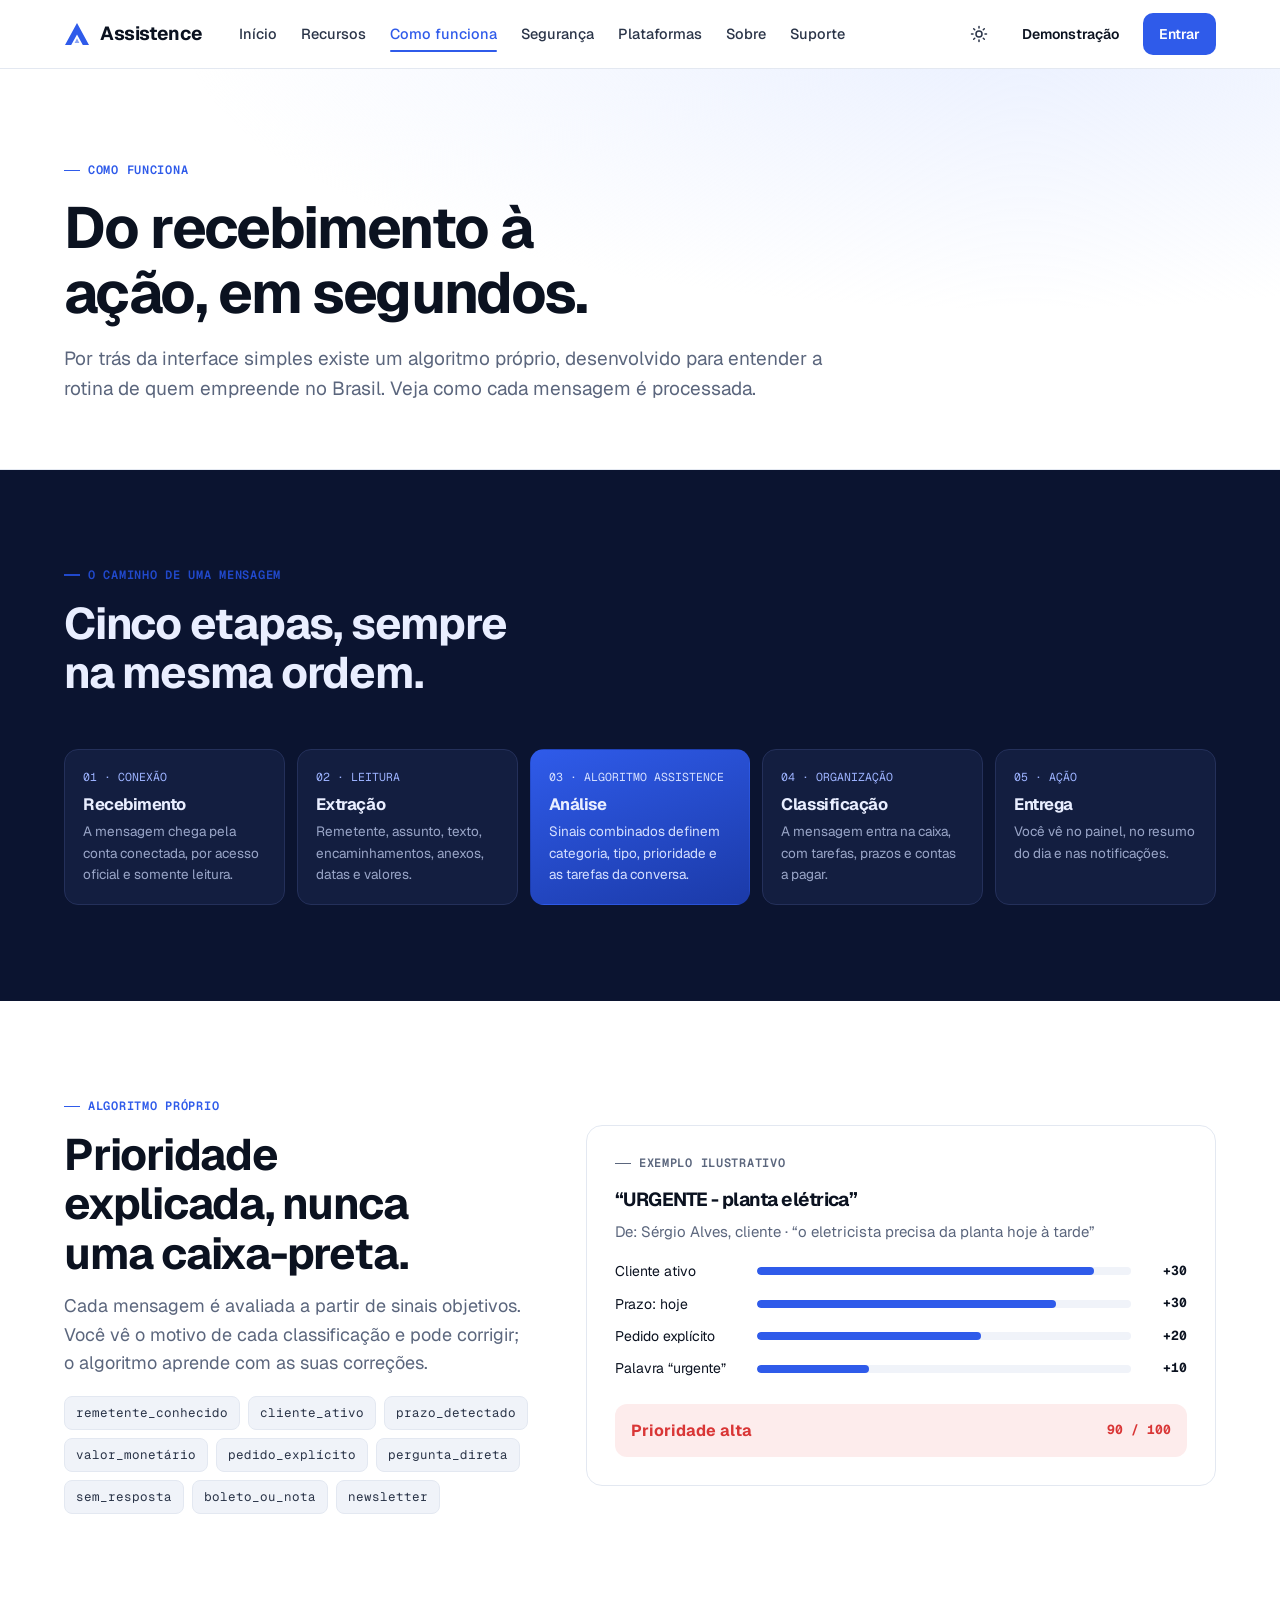
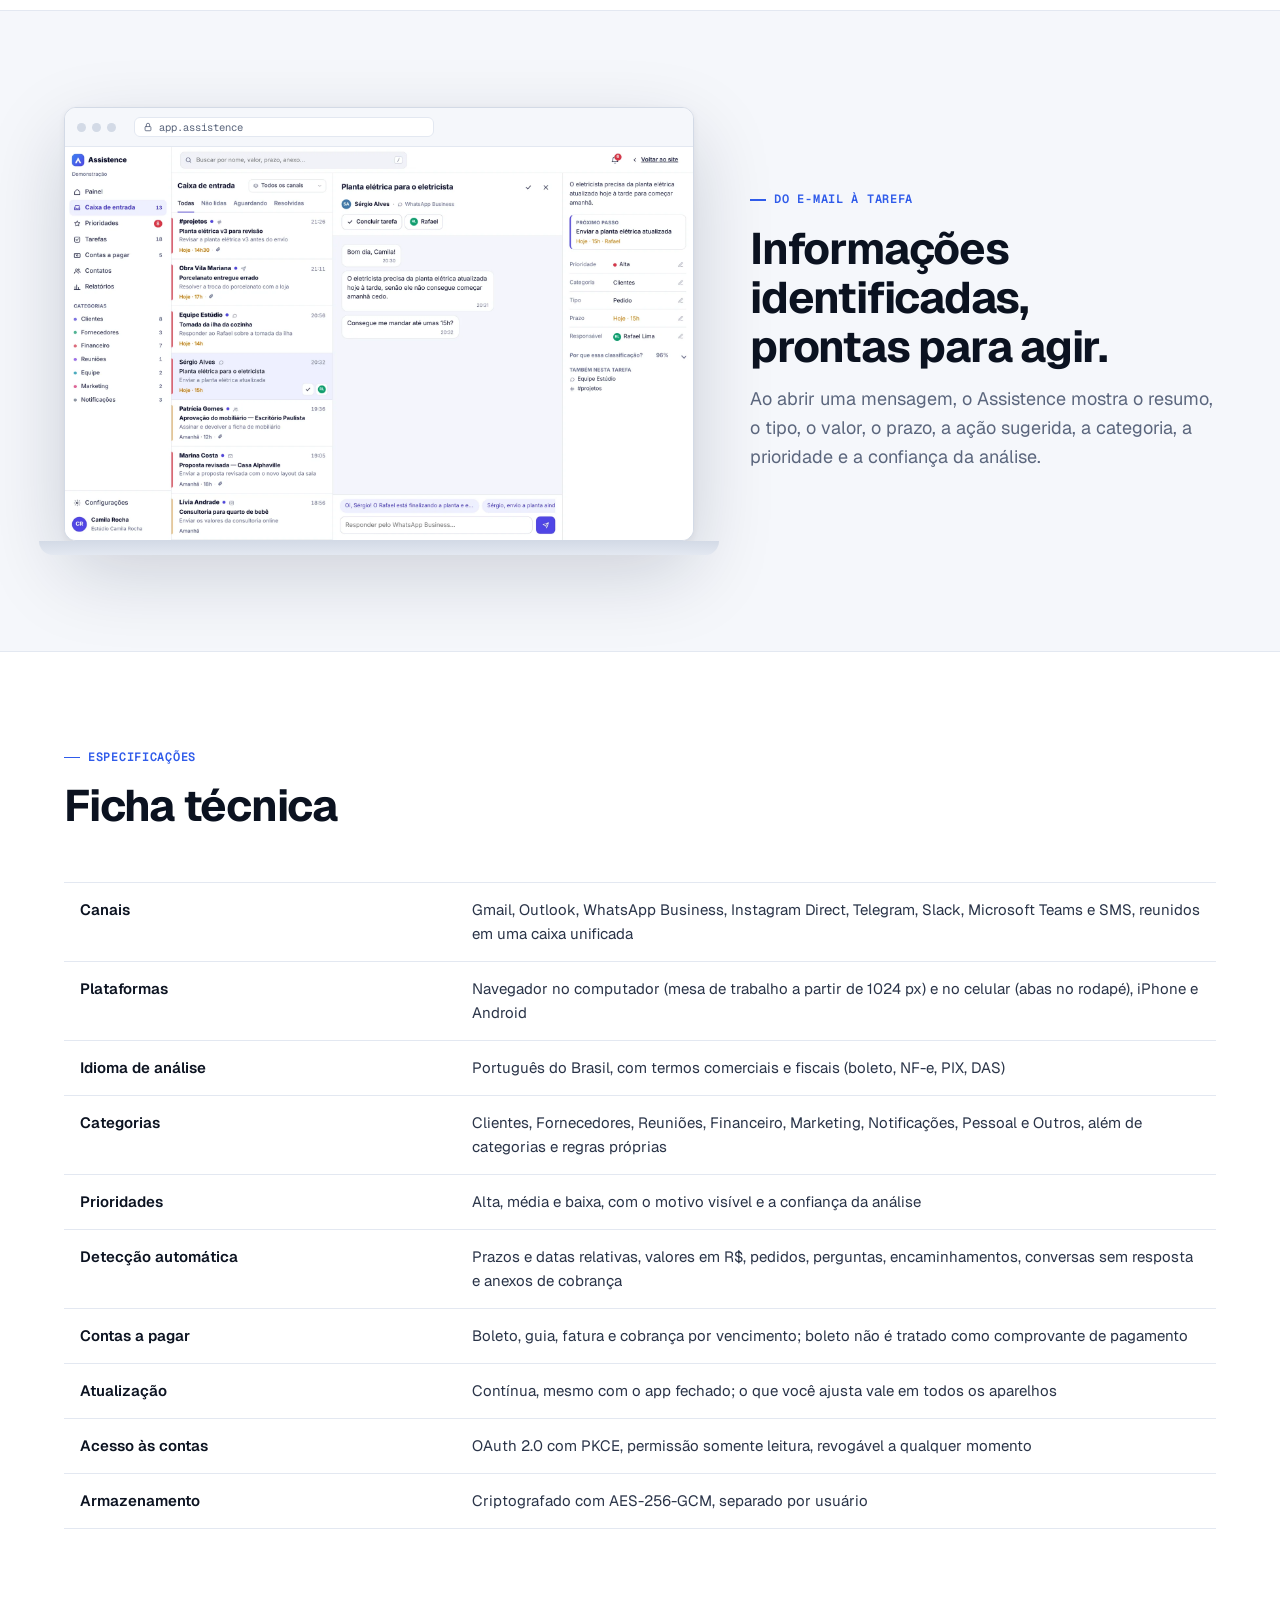
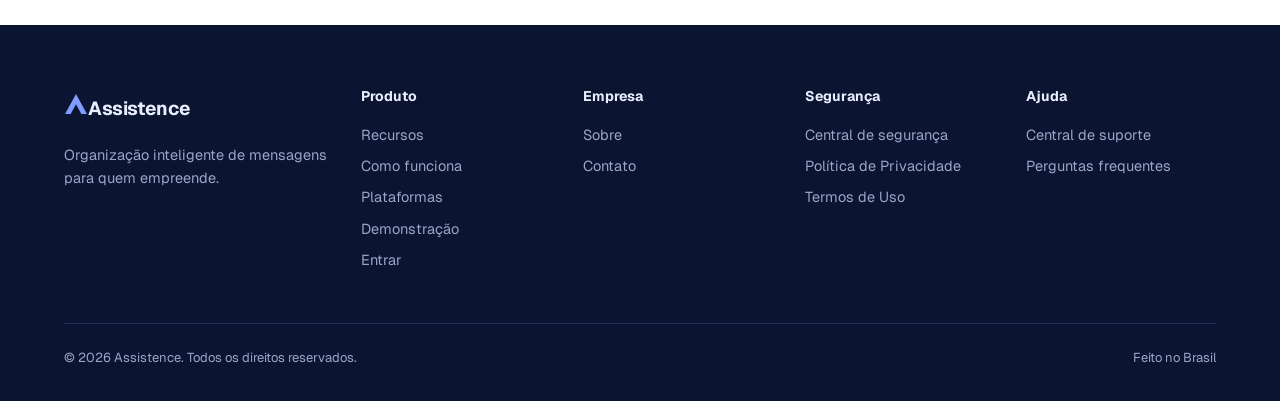
<file: site/como-funciona.html>
<!doctype html>
<html lang="pt-BR">
<head>
<meta charset="utf-8">
<meta name="viewport" content="width=device-width,initial-scale=1,viewport-fit=cover">
<title>Como funciona | Assistence</title>
<meta name="description" content="Como o algoritmo próprio do Assistence processa cada mensagem, da conexão à ação, e a ficha técnica completa.">
<meta property="og:type" content="website">
<meta property="og:site_name" content="Assistence">
<meta property="og:title" content="Como funciona | Assistence">
<meta property="og:description" content="Como o algoritmo próprio do Assistence processa cada mensagem, da conexão à ação, e a ficha técnica completa.">
<meta property="og:locale" content="pt_BR">
<meta name="twitter:card" content="summary_large_image">
<meta name="theme-color" content="#2f5bea">
<link rel="icon" href="assets/icone.svg" type="image/svg+xml">
<link rel="preconnect" href="https://fonts.googleapis.com"><link rel="preconnect" href="https://fonts.gstatic.com" crossorigin>
<link rel="stylesheet" href="https://fonts.googleapis.com/css2?family=Geist:wght@400;500;600;700;800&family=Geist+Mono:wght@500;600&display=swap">
<link rel="stylesheet" href="assets/site.css">
<!-- Espaço para o código de análise de visitas (Google Analytics ou Cloudflare Web Analytics) -->
</head>
<body>
<header class="top">
  <div class="wrap nav">
    <a class="logo" href="index.html" aria-label="Assistence, página inicial"><svg width="26" height="24" viewBox="0 0 26 24" fill="currentColor"><path d="M13 1 1 23h6.2L13 12.4 18.8 23H25z"/><path d="M13 16.2 10.6 21h4.8z" opacity=".55"/></svg>Assistence</a>
    <nav class="menu" id="menu" aria-label="Seções do site"></nav>
    <div class="nav-r">
      <button class="icb" id="theme" aria-label="Alternar tema claro e escuro"><svg width="18" height="18" viewBox="0 0 24 24" fill="none" stroke="currentColor" stroke-width="2" stroke-linecap="round"><circle cx="12" cy="12" r="4"/><path d="M12 2v2M12 20v2M4.9 4.9l1.4 1.4M17.7 17.7l1.4 1.4M2 12h2M20 12h2M4.9 19.1l1.4-1.4M17.7 6.3l1.4-1.4"/></svg></button>
      <a class="btn ghost sm only-desk" data-link="demo" href="acessar.html">Demonstração</a>
      <a class="btn sm" data-link="app" href="acessar.html">Entrar</a>
    </div>
  </div>
</header>
<main>
<div class="page" id="p-como-funciona">
  <section class="phero"><div class="wrap"><span class="label">Como funciona</span><h1>Do recebimento à ação, em segundos.</h1><p class="lead">Por trás da interface simples existe um algoritmo próprio, desenvolvido para entender a rotina de quem empreende no Brasil. Veja como cada mensagem é processada.</p></div></section>

  <section class="band ink">
    <div class="wrap">
      <div class="shead"><span class="label">O caminho de uma mensagem</span><h2>Cinco etapas, sempre na mesma ordem.</h2></div>
      <div class="pipe">
        <div><span class="n">01 · CONEXÃO</span><h4>Recebimento</h4><p>A mensagem chega pela conta conectada, por acesso oficial e somente leitura.</p></div>
        <div><span class="n">02 · LEITURA</span><h4>Extração</h4><p>Remetente, assunto, texto, encaminhamentos, anexos, datas e valores.</p></div>
        <div class="core"><span class="n">03 · ALGORITMO ASSISTENCE</span><h4>Análise</h4><p>Sinais combinados definem categoria, tipo, prioridade e as tarefas da conversa.</p></div>
        <div><span class="n">04 · ORGANIZAÇÃO</span><h4>Classificação</h4><p>A mensagem entra na caixa, com tarefas, prazos e contas a pagar.</p></div>
        <div><span class="n">05 · AÇÃO</span><h4>Entrega</h4><p>Você vê no painel, no resumo do dia e nas notificações.</p></div>
      </div>
    </div>
  </section>

  <section class="band">
    <div class="wrap split">
      <div>
        <div class="shead flat"><span class="label">Algoritmo próprio</span><h2>Prioridade explicada, nunca uma caixa-preta.</h2><p>Cada mensagem é avaliada a partir de sinais objetivos. Você vê o motivo de cada classificação e pode corrigir; o algoritmo aprende com as suas correções.</p></div>
        <div class="signals"><span>remetente_conhecido</span><span>cliente_ativo</span><span>prazo_detectado</span><span>valor_monetário</span><span>pedido_explícito</span><span>pergunta_direta</span><span>sem_resposta</span><span>boleto_ou_nota</span><span>newsletter</span></div>
      </div>
      <div class="card" style="padding:28px">
        <span class="label" style="color:var(--mu)">Exemplo ilustrativo</span>
        <h3 style="margin-top:6px">“URGENTE - planta elétrica”</h3>
        <p>De: Sérgio Alves, cliente · “o eletricista precisa da planta hoje à tarde”</p>
        <div class="score">
          <div><span>Cliente ativo</span><span class="bar"><i style="width:90%"></i></span><b>+30</b></div>
          <div><span>Prazo: hoje</span><span class="bar"><i style="width:80%"></i></span><b>+30</b></div>
          <div><span>Pedido explícito</span><span class="bar"><i style="width:60%"></i></span><b>+20</b></div>
          <div><span>Palavra “urgente”</span><span class="bar"><i style="width:30%"></i></span><b>+10</b></div>
        </div>
        <div class="tot"><span>Prioridade alta</span><span class="mono">90 / 100</span></div>
      </div>
    </div>
  </section>

  <section class="band alt">
    <div class="wrap split rev">
      <div><div class="shead flat"><span class="label">Do e-mail à tarefa</span><h2>Informações identificadas, prontas para agir.</h2><p>Ao abrir uma mensagem, o Assistence mostra o resumo, o tipo, o valor, o prazo, a ação sugerida, a categoria, a prioridade e a confiança da análise.</p></div></div>
      <div class="only-desk" data-mock="laptop:mensagens"></div>
      <div class="only-mob" style="width:min(72%,300px);margin:0 auto" data-mock="phone:mensagens"></div>
    </div>
  </section>

  <section class="band">
    <div class="wrap">
      <div class="shead"><span class="label">Especificações</span><h2>Ficha técnica</h2></div>
      <div class="tablewrap"><table class="specs">
        <tr><th>Canais</th><td>Gmail, Outlook, WhatsApp Business, Instagram Direct, Telegram, Slack, Microsoft Teams e SMS, reunidos em uma caixa unificada</td></tr>
        <tr><th>Plataformas</th><td>Navegador no computador (mesa de trabalho a partir de 1024 px) e no celular (abas no rodapé), iPhone e Android</td></tr>
        <tr><th>Idioma de análise</th><td>Português do Brasil, com termos comerciais e fiscais (boleto, NF-e, PIX, DAS)</td></tr>
        <tr><th>Categorias</th><td>Clientes, Fornecedores, Reuniões, Financeiro, Marketing, Notificações, Pessoal e Outros, além de categorias e regras próprias</td></tr>
        <tr><th>Prioridades</th><td>Alta, média e baixa, com o motivo visível e a confiança da análise</td></tr>
        <tr><th>Detecção automática</th><td>Prazos e datas relativas, valores em R$, pedidos, perguntas, encaminhamentos, conversas sem resposta e anexos de cobrança</td></tr>
        <tr><th>Contas a pagar</th><td>Boleto, guia, fatura e cobrança por vencimento; boleto não é tratado como comprovante de pagamento</td></tr>
        <tr><th>Atualização</th><td>Contínua, mesmo com o app fechado; o que você ajusta vale em todos os aparelhos</td></tr>
        <tr><th>Acesso às contas</th><td>OAuth 2.0 com PKCE, permissão somente leitura, revogável a qualquer momento</td></tr>
        <tr><th>Armazenamento</th><td>Criptografado com AES-256-GCM, separado por usuário</td></tr>
      </table></div>
    </div>
  </section>
</div>

</main>
<footer>
  <div class="wrap">
    <div class="fgrid">
      <div><a class="logo" href="index.html"><svg width="24" height="22" viewBox="0 0 26 24" fill="currentColor"><path d="M13 1 1 23h6.2L13 12.4 18.8 23H25z"/></svg>Assistence</a><p style="margin-top:14px;max-width:30ch">Organização inteligente de mensagens para quem empreende.</p></div>
      <div><h4>Produto</h4><a href="recursos.html">Recursos</a><a href="como-funciona.html">Como funciona</a><a href="plataformas.html">Plataformas</a><a data-link="demo" href="acessar.html">Demonstração</a><a data-link="app" href="acessar.html">Entrar</a></div>
      <div><h4>Empresa</h4><a href="sobre.html">Sobre</a><a href="suporte.html">Contato</a></div>
      <div><h4>Segurança</h4><a href="seguranca.html">Central de segurança</a><a href="privacidade.html">Política de Privacidade</a><a href="termos.html">Termos de Uso</a></div>
      <div><h4>Ajuda</h4><a href="suporte.html">Central de suporte</a><a href="suporte.html">Perguntas frequentes</a></div>
    </div>
    <div class="fbot"><span>© 2026 Assistence. Todos os direitos reservados.</span><span>Feito no Brasil</span></div>
  </div>
</footer>
<nav class="tabbar" id="tabbar" aria-label="Navegação principal"></nav>
<div class="sheet-bg" id="sheet-bg" hidden></div>
<div class="sheet" id="sheet" role="dialog" aria-modal="true" aria-label="Mais opções" hidden></div>
<script>window.PAGE="como-funciona";</script>
<script src="assets/config.js"></script>
<script src="assets/site.js"></script>
</body>
</html>
</file>
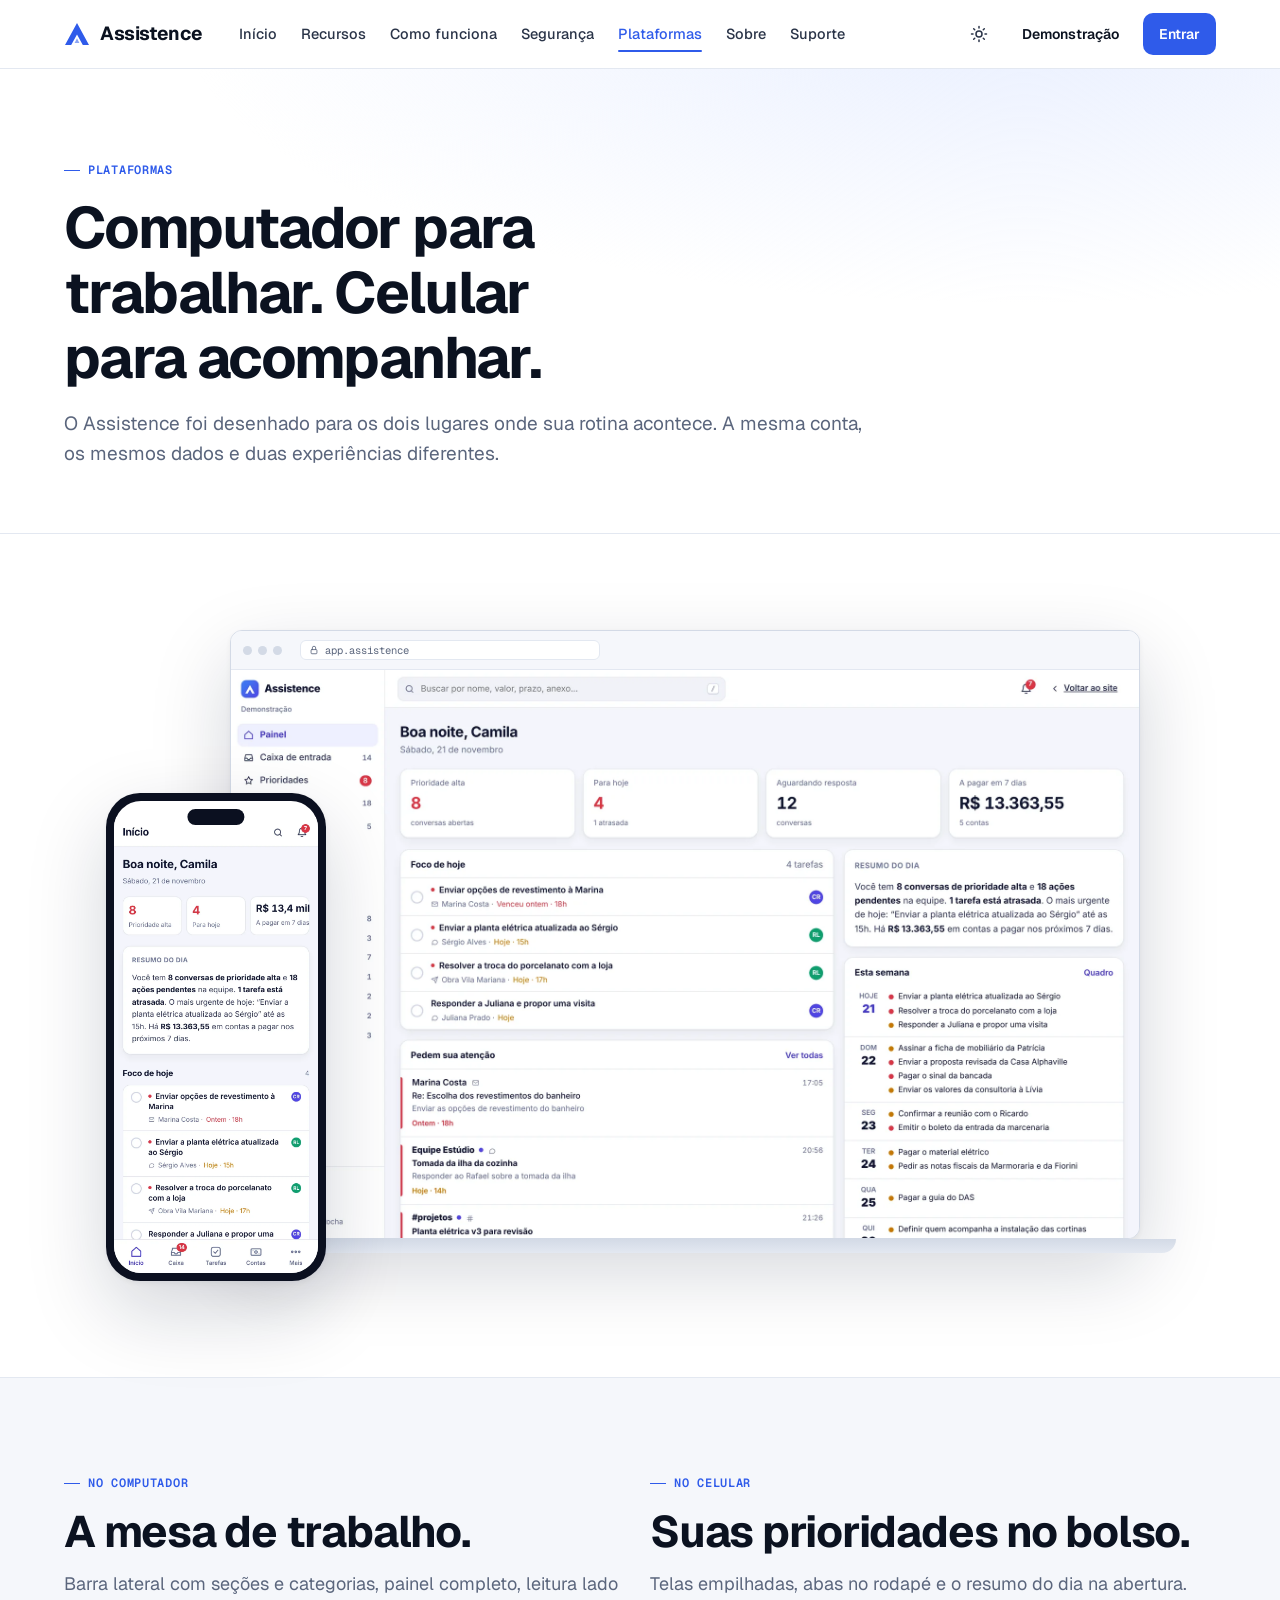
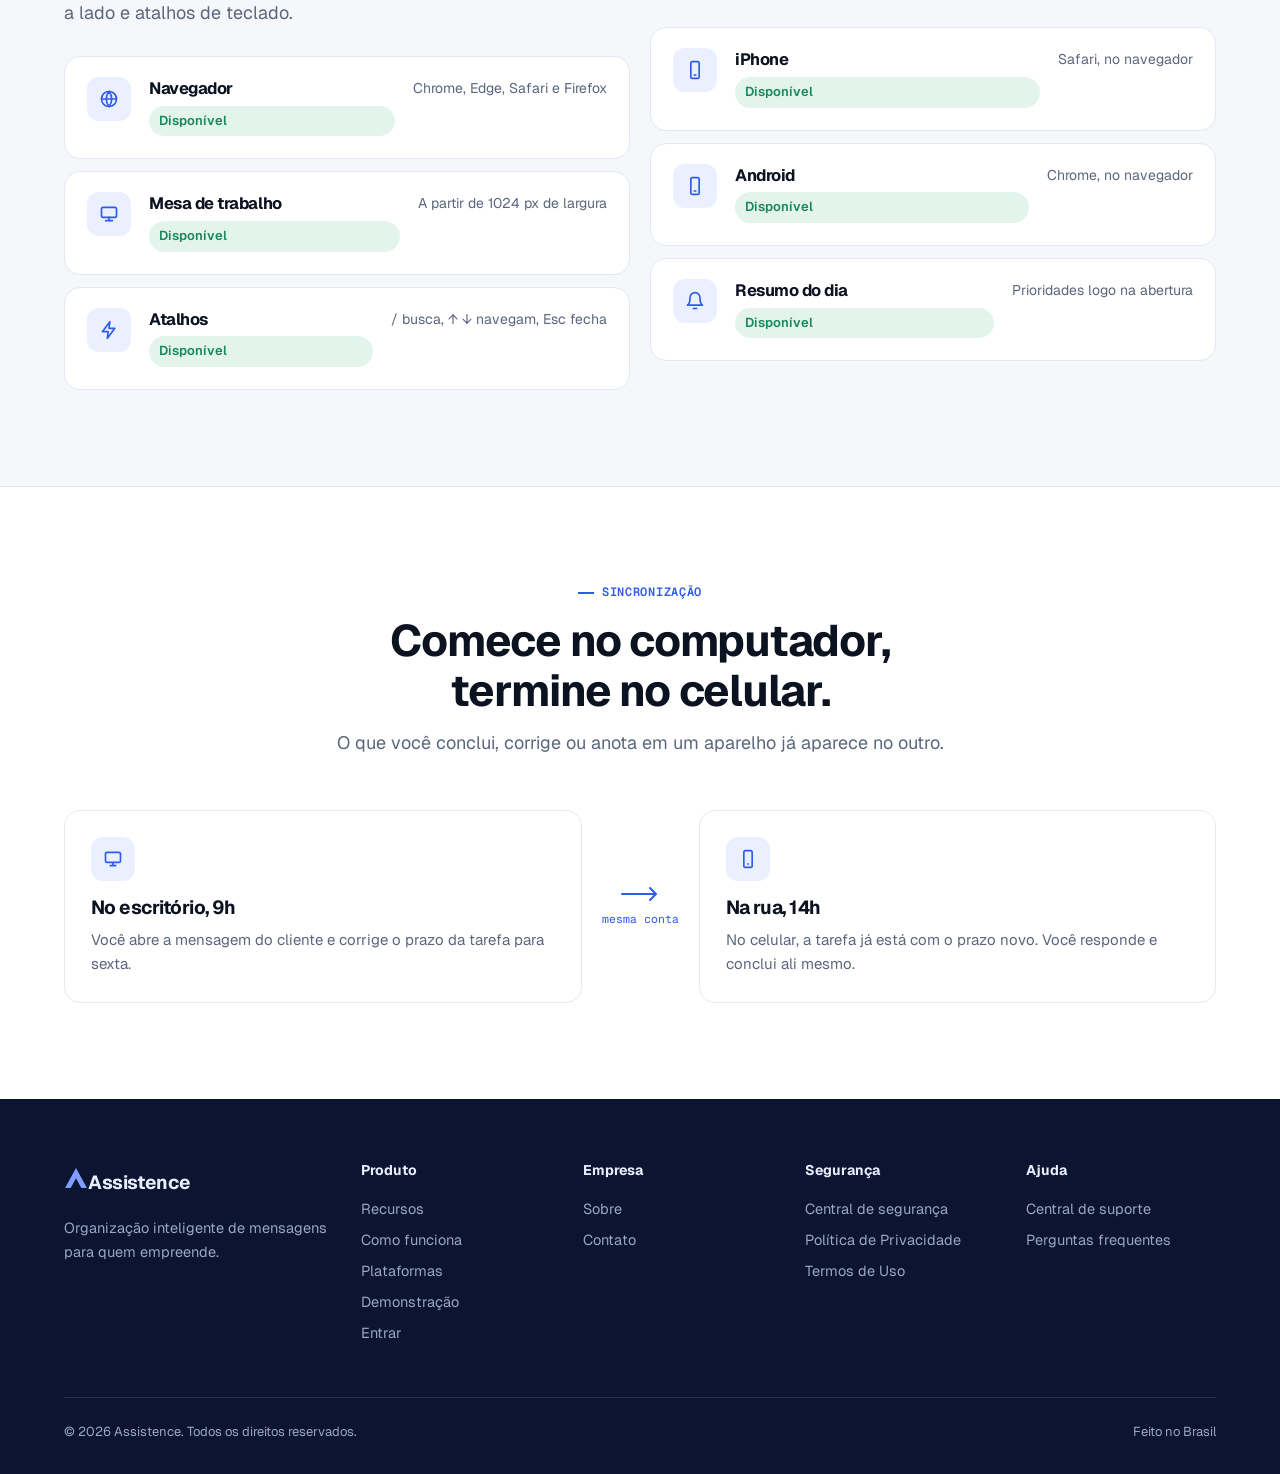
<file: site/plataformas.html>
<!doctype html>
<html lang="pt-BR">
<head>
<meta charset="utf-8">
<meta name="viewport" content="width=device-width,initial-scale=1,viewport-fit=cover">
<title>Plataformas | Assistence</title>
<meta name="description" content="Assistence no computador, como mesa de trabalho, e no celular, com abas no rodapé. A mesma conta nos dois.">
<meta property="og:type" content="website">
<meta property="og:site_name" content="Assistence">
<meta property="og:title" content="Plataformas | Assistence">
<meta property="og:description" content="Assistence no computador, como mesa de trabalho, e no celular, com abas no rodapé. A mesma conta nos dois.">
<meta property="og:locale" content="pt_BR">
<meta name="twitter:card" content="summary_large_image">
<meta name="theme-color" content="#2f5bea">
<link rel="icon" href="assets/icone.svg" type="image/svg+xml">
<link rel="preconnect" href="https://fonts.googleapis.com"><link rel="preconnect" href="https://fonts.gstatic.com" crossorigin>
<link rel="stylesheet" href="https://fonts.googleapis.com/css2?family=Geist:wght@400;500;600;700;800&family=Geist+Mono:wght@500;600&display=swap">
<link rel="stylesheet" href="assets/site.css">
<!-- Espaço para o código de análise de visitas (Google Analytics ou Cloudflare Web Analytics) -->
</head>
<body>
<header class="top">
  <div class="wrap nav">
    <a class="logo" href="index.html" aria-label="Assistence, página inicial"><svg width="26" height="24" viewBox="0 0 26 24" fill="currentColor"><path d="M13 1 1 23h6.2L13 12.4 18.8 23H25z"/><path d="M13 16.2 10.6 21h4.8z" opacity=".55"/></svg>Assistence</a>
    <nav class="menu" id="menu" aria-label="Seções do site"></nav>
    <div class="nav-r">
      <button class="icb" id="theme" aria-label="Alternar tema claro e escuro"><svg width="18" height="18" viewBox="0 0 24 24" fill="none" stroke="currentColor" stroke-width="2" stroke-linecap="round"><circle cx="12" cy="12" r="4"/><path d="M12 2v2M12 20v2M4.9 4.9l1.4 1.4M17.7 17.7l1.4 1.4M2 12h2M20 12h2M4.9 19.1l1.4-1.4M17.7 6.3l1.4-1.4"/></svg></button>
      <a class="btn ghost sm only-desk" data-link="demo" href="acessar.html">Demonstração</a>
      <a class="btn sm" data-link="app" href="acessar.html">Entrar</a>
    </div>
  </div>
</header>
<main>
<div class="page" id="p-plataformas">
  <section class="phero"><div class="wrap"><span class="label">Plataformas</span><h1>Computador para trabalhar. Celular para acompanhar.</h1><p class="lead">O Assistence foi desenhado para os dois lugares onde sua rotina acontece. A mesma conta, os mesmos dados e duas experiências diferentes.</p></div></section>

  <section class="band">
    <div class="wrap">
      <div class="devices only-desk" data-mock="pair" style="max-width:1000px;margin-inline:auto"></div>
      <div class="only-mob" data-mock="tour-mob"></div>
    </div>
  </section>

  <section class="band alt">
    <div class="wrap g2">
      <div>
        <div class="shead" style="margin-bottom:28px"><span class="label">No computador</span><h2>A mesa de trabalho.</h2><p>Barra lateral com seções e categorias, painel completo, leitura lado a lado e atalhos de teclado.</p></div>
        <div class="plat" data-mock="plat-desk"></div>
      </div>
      <div>
        <div class="shead" style="margin-bottom:28px"><span class="label">No celular</span><h2>Suas prioridades no bolso.</h2><p>Telas empilhadas, abas no rodapé e o resumo do dia na abertura.</p></div>
        <div class="plat" data-mock="plat-mob"></div>
      </div>
    </div>
  </section>

  <section class="band">
    <div class="wrap">
      <div class="shead c"><span class="label">Sincronização</span><h2>Comece no computador, termine no celular.</h2><p>O que você conclui, corrige ou anota em um aparelho já aparece no outro.</p></div>
      <div class="sync">
        <div class="card"><div class="ic"><svg width="20" height="20" viewBox="0 0 24 24" fill="none" stroke="currentColor" stroke-width="2"><rect x="3" y="4" width="18" height="12" rx="2"/><path d="M8 20h8M12 16v4"/></svg></div><h3>No escritório, 9h</h3><p>Você abre a mensagem do cliente e corrige o prazo da tarefa para sexta.</p></div>
        <div class="arrow"><svg width="40" height="20" viewBox="0 0 40 20" fill="none" stroke="currentColor" stroke-width="2" stroke-linecap="round"><path d="M2 10h34M30 4l6 6-6 6"/></svg>mesma conta</div>
        <div class="card"><div class="ic"><svg width="20" height="20" viewBox="0 0 24 24" fill="none" stroke="currentColor" stroke-width="2"><rect x="7" y="2" width="10" height="20" rx="2"/><path d="M11 18h2"/></svg></div><h3>Na rua, 14h</h3><p>No celular, a tarefa já está com o prazo novo. Você responde e conclui ali mesmo.</p></div>
      </div>
    </div>
  </section>
</div>

</main>
<footer>
  <div class="wrap">
    <div class="fgrid">
      <div><a class="logo" href="index.html"><svg width="24" height="22" viewBox="0 0 26 24" fill="currentColor"><path d="M13 1 1 23h6.2L13 12.4 18.8 23H25z"/></svg>Assistence</a><p style="margin-top:14px;max-width:30ch">Organização inteligente de mensagens para quem empreende.</p></div>
      <div><h4>Produto</h4><a href="recursos.html">Recursos</a><a href="como-funciona.html">Como funciona</a><a href="plataformas.html">Plataformas</a><a data-link="demo" href="acessar.html">Demonstração</a><a data-link="app" href="acessar.html">Entrar</a></div>
      <div><h4>Empresa</h4><a href="sobre.html">Sobre</a><a href="suporte.html">Contato</a></div>
      <div><h4>Segurança</h4><a href="seguranca.html">Central de segurança</a><a href="privacidade.html">Política de Privacidade</a><a href="termos.html">Termos de Uso</a></div>
      <div><h4>Ajuda</h4><a href="suporte.html">Central de suporte</a><a href="suporte.html">Perguntas frequentes</a></div>
    </div>
    <div class="fbot"><span>© 2026 Assistence. Todos os direitos reservados.</span><span>Feito no Brasil</span></div>
  </div>
</footer>
<nav class="tabbar" id="tabbar" aria-label="Navegação principal"></nav>
<div class="sheet-bg" id="sheet-bg" hidden></div>
<div class="sheet" id="sheet" role="dialog" aria-modal="true" aria-label="Mais opções" hidden></div>
<script>window.PAGE="plataformas";</script>
<script src="assets/config.js"></script>
<script src="assets/site.js"></script>
</body>
</html>
</file>
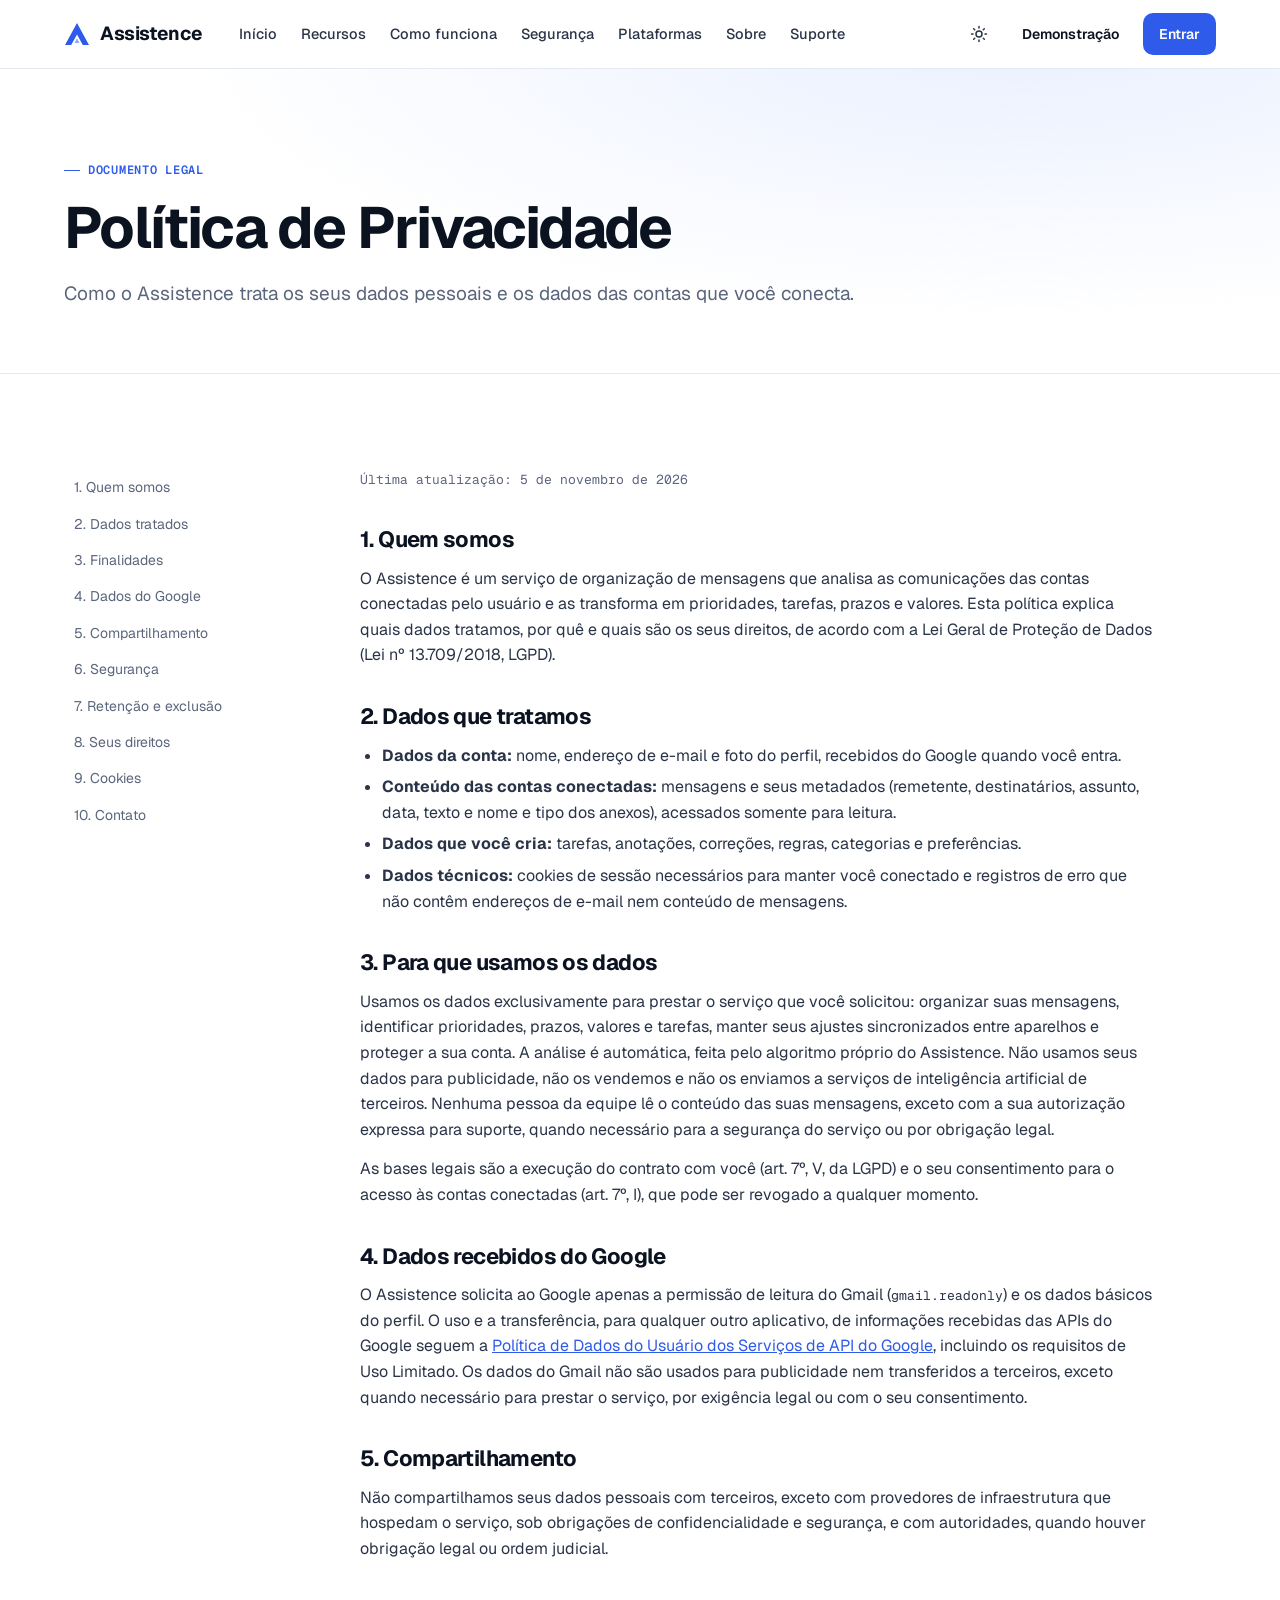
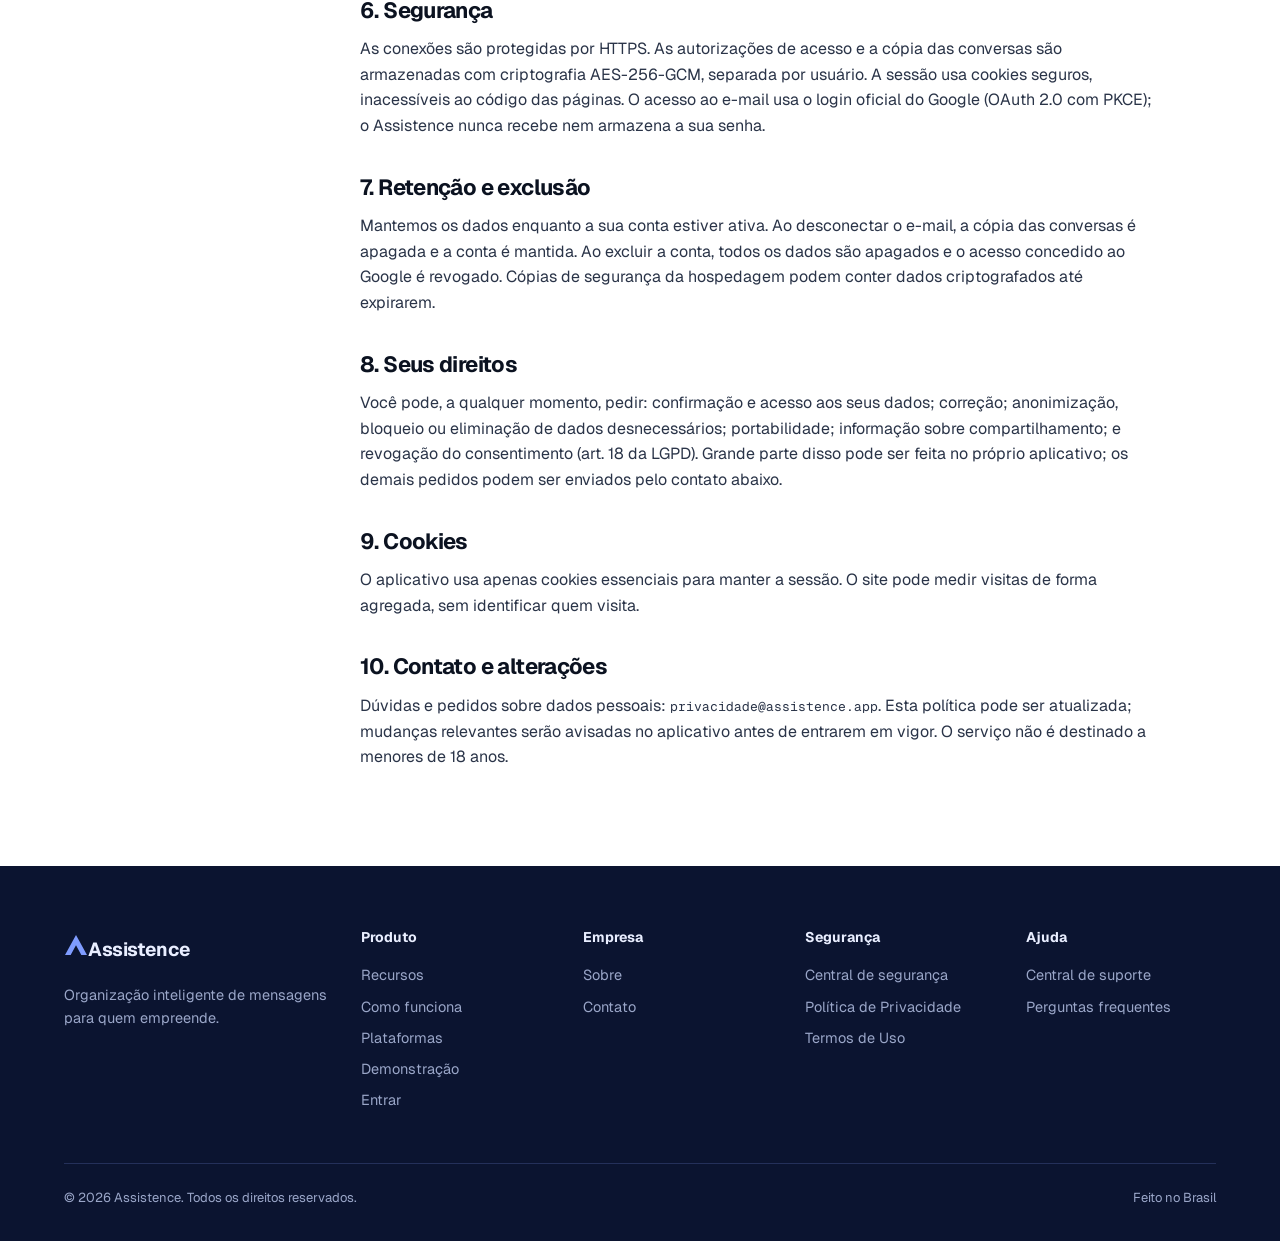
<file: site/privacidade.html>
<!doctype html>
<html lang="pt-BR">
<head>
<meta charset="utf-8">
<meta name="viewport" content="width=device-width,initial-scale=1,viewport-fit=cover">
<title>Política de Privacidade | Assistence</title>
<meta name="description" content="Como o Assistence trata os seus dados pessoais e os dados das contas conectadas.">
<meta property="og:type" content="website">
<meta property="og:site_name" content="Assistence">
<meta property="og:title" content="Política de Privacidade | Assistence">
<meta property="og:description" content="Como o Assistence trata os seus dados pessoais e os dados das contas conectadas.">
<meta property="og:locale" content="pt_BR">
<meta name="twitter:card" content="summary_large_image">
<meta name="theme-color" content="#2f5bea">
<link rel="icon" href="assets/icone.svg" type="image/svg+xml">
<link rel="preconnect" href="https://fonts.googleapis.com"><link rel="preconnect" href="https://fonts.gstatic.com" crossorigin>
<link rel="stylesheet" href="https://fonts.googleapis.com/css2?family=Geist:wght@400;500;600;700;800&family=Geist+Mono:wght@500;600&display=swap">
<link rel="stylesheet" href="assets/site.css">
<!-- Espaço para o código de análise de visitas (Google Analytics ou Cloudflare Web Analytics) -->
</head>
<body>
<header class="top">
  <div class="wrap nav">
    <a class="logo" href="index.html" aria-label="Assistence, página inicial"><svg width="26" height="24" viewBox="0 0 26 24" fill="currentColor"><path d="M13 1 1 23h6.2L13 12.4 18.8 23H25z"/><path d="M13 16.2 10.6 21h4.8z" opacity=".55"/></svg>Assistence</a>
    <nav class="menu" id="menu" aria-label="Seções do site"></nav>
    <div class="nav-r">
      <button class="icb" id="theme" aria-label="Alternar tema claro e escuro"><svg width="18" height="18" viewBox="0 0 24 24" fill="none" stroke="currentColor" stroke-width="2" stroke-linecap="round"><circle cx="12" cy="12" r="4"/><path d="M12 2v2M12 20v2M4.9 4.9l1.4 1.4M17.7 17.7l1.4 1.4M2 12h2M20 12h2M4.9 19.1l1.4-1.4M17.7 6.3l1.4-1.4"/></svg></button>
      <a class="btn ghost sm only-desk" data-link="demo" href="acessar.html">Demonstração</a>
      <a class="btn sm" data-link="app" href="acessar.html">Entrar</a>
    </div>
  </div>
</header>
<main>
<div class="page" id="p-privacidade">
  <section class="phero"><div class="wrap"><span class="label">Documento legal</span><h1>Política de Privacidade</h1><p class="lead">Como o Assistence trata os seus dados pessoais e os dados das contas que você conecta.</p></div></section>
  <section class="band"><div class="wrap legal">
    <nav aria-label="Seções da política"><a href="privacidade.html" data-to="pv1">1. Quem somos</a><a href="privacidade.html" data-to="pv2">2. Dados tratados</a><a href="privacidade.html" data-to="pv3">3. Finalidades</a><a href="privacidade.html" data-to="pv4">4. Dados do Google</a><a href="privacidade.html" data-to="pv5">5. Compartilhamento</a><a href="privacidade.html" data-to="pv6">6. Segurança</a><a href="privacidade.html" data-to="pv7">7. Retenção e exclusão</a><a href="privacidade.html" data-to="pv8">8. Seus direitos</a><a href="privacidade.html" data-to="pv9">9. Cookies</a><a href="privacidade.html" data-to="pv10">10. Contato</a></nav>
    <article>
      <p class="meta">Última atualização: 5 de novembro de 2026</p>
      <h2 id="pv1">1. Quem somos</h2>
      <p>O Assistence é um serviço de organização de mensagens que analisa as comunicações das contas conectadas pelo usuário e as transforma em prioridades, tarefas, prazos e valores. Esta política explica quais dados tratamos, por quê e quais são os seus direitos, de acordo com a Lei Geral de Proteção de Dados (Lei nº 13.709/2018, LGPD).</p>
      <h2 id="pv2">2. Dados que tratamos</h2>
      <ul>
        <li><b>Dados da conta:</b> nome, endereço de e-mail e foto do perfil, recebidos do Google quando você entra.</li>
        <li><b>Conteúdo das contas conectadas:</b> mensagens e seus metadados (remetente, destinatários, assunto, data, texto e nome e tipo dos anexos), acessados somente para leitura.</li>
        <li><b>Dados que você cria:</b> tarefas, anotações, correções, regras, categorias e preferências.</li>
        <li><b>Dados técnicos:</b> cookies de sessão necessários para manter você conectado e registros de erro que não contêm endereços de e-mail nem conteúdo de mensagens.</li>
      </ul>
      <h2 id="pv3">3. Para que usamos os dados</h2>
      <p>Usamos os dados exclusivamente para prestar o serviço que você solicitou: organizar suas mensagens, identificar prioridades, prazos, valores e tarefas, manter seus ajustes sincronizados entre aparelhos e proteger a sua conta. A análise é automática, feita pelo algoritmo próprio do Assistence. Não usamos seus dados para publicidade, não os vendemos e não os enviamos a serviços de inteligência artificial de terceiros. Nenhuma pessoa da equipe lê o conteúdo das suas mensagens, exceto com a sua autorização expressa para suporte, quando necessário para a segurança do serviço ou por obrigação legal.</p>
      <p>As bases legais são a execução do contrato com você (art. 7º, V, da LGPD) e o seu consentimento para o acesso às contas conectadas (art. 7º, I), que pode ser revogado a qualquer momento.</p>
      <h2 id="pv4">4. Dados recebidos do Google</h2>
      <p>O Assistence solicita ao Google apenas a permissão de leitura do Gmail (<span class="mono">gmail.readonly</span>) e os dados básicos do perfil. O uso e a transferência, para qualquer outro aplicativo, de informações recebidas das APIs do Google seguem a <a href="https://developers.google.com/terms/api-services-user-data-policy" target="_blank" rel="noopener">Política de Dados do Usuário dos Serviços de API do Google</a>, incluindo os requisitos de Uso Limitado. Os dados do Gmail não são usados para publicidade nem transferidos a terceiros, exceto quando necessário para prestar o serviço, por exigência legal ou com o seu consentimento.</p>
      <h2 id="pv5">5. Compartilhamento</h2>
      <p>Não compartilhamos seus dados pessoais com terceiros, exceto com provedores de infraestrutura que hospedam o serviço, sob obrigações de confidencialidade e segurança, e com autoridades, quando houver obrigação legal ou ordem judicial.</p>
      <h2 id="pv6">6. Segurança</h2>
      <p>As conexões são protegidas por HTTPS. As autorizações de acesso e a cópia das conversas são armazenadas com criptografia AES-256-GCM, separada por usuário. A sessão usa cookies seguros, inacessíveis ao código das páginas. O acesso ao e-mail usa o login oficial do Google (OAuth 2.0 com PKCE); o Assistence nunca recebe nem armazena a sua senha.</p>
      <h2 id="pv7">7. Retenção e exclusão</h2>
      <p>Mantemos os dados enquanto a sua conta estiver ativa. Ao desconectar o e-mail, a cópia das conversas é apagada e a conta é mantida. Ao excluir a conta, todos os dados são apagados e o acesso concedido ao Google é revogado. Cópias de segurança da hospedagem podem conter dados criptografados até expirarem.</p>
      <h2 id="pv8">8. Seus direitos</h2>
      <p>Você pode, a qualquer momento, pedir: confirmação e acesso aos seus dados; correção; anonimização, bloqueio ou eliminação de dados desnecessários; portabilidade; informação sobre compartilhamento; e revogação do consentimento (art. 18 da LGPD). Grande parte disso pode ser feita no próprio aplicativo; os demais pedidos podem ser enviados pelo contato abaixo.</p>
      <h2 id="pv9">9. Cookies</h2>
      <p>O aplicativo usa apenas cookies essenciais para manter a sessão. O site pode medir visitas de forma agregada, sem identificar quem visita.</p>
      <h2 id="pv10">10. Contato e alterações</h2>
      <p>Dúvidas e pedidos sobre dados pessoais: <span class="mono">privacidade@assistence.app</span>. Esta política pode ser atualizada; mudanças relevantes serão avisadas no aplicativo antes de entrarem em vigor. O serviço não é destinado a menores de 18 anos.</p>
    </article>
  </div></section>
</div>

</main>
<footer>
  <div class="wrap">
    <div class="fgrid">
      <div><a class="logo" href="index.html"><svg width="24" height="22" viewBox="0 0 26 24" fill="currentColor"><path d="M13 1 1 23h6.2L13 12.4 18.8 23H25z"/></svg>Assistence</a><p style="margin-top:14px;max-width:30ch">Organização inteligente de mensagens para quem empreende.</p></div>
      <div><h4>Produto</h4><a href="recursos.html">Recursos</a><a href="como-funciona.html">Como funciona</a><a href="plataformas.html">Plataformas</a><a data-link="demo" href="acessar.html">Demonstração</a><a data-link="app" href="acessar.html">Entrar</a></div>
      <div><h4>Empresa</h4><a href="sobre.html">Sobre</a><a href="suporte.html">Contato</a></div>
      <div><h4>Segurança</h4><a href="seguranca.html">Central de segurança</a><a href="privacidade.html">Política de Privacidade</a><a href="termos.html">Termos de Uso</a></div>
      <div><h4>Ajuda</h4><a href="suporte.html">Central de suporte</a><a href="suporte.html">Perguntas frequentes</a></div>
    </div>
    <div class="fbot"><span>© 2026 Assistence. Todos os direitos reservados.</span><span>Feito no Brasil</span></div>
  </div>
</footer>
<nav class="tabbar" id="tabbar" aria-label="Navegação principal"></nav>
<div class="sheet-bg" id="sheet-bg" hidden></div>
<div class="sheet" id="sheet" role="dialog" aria-modal="true" aria-label="Mais opções" hidden></div>
<script>window.PAGE="privacidade";</script>
<script src="assets/config.js"></script>
<script src="assets/site.js"></script>
</body>
</html>
</file>
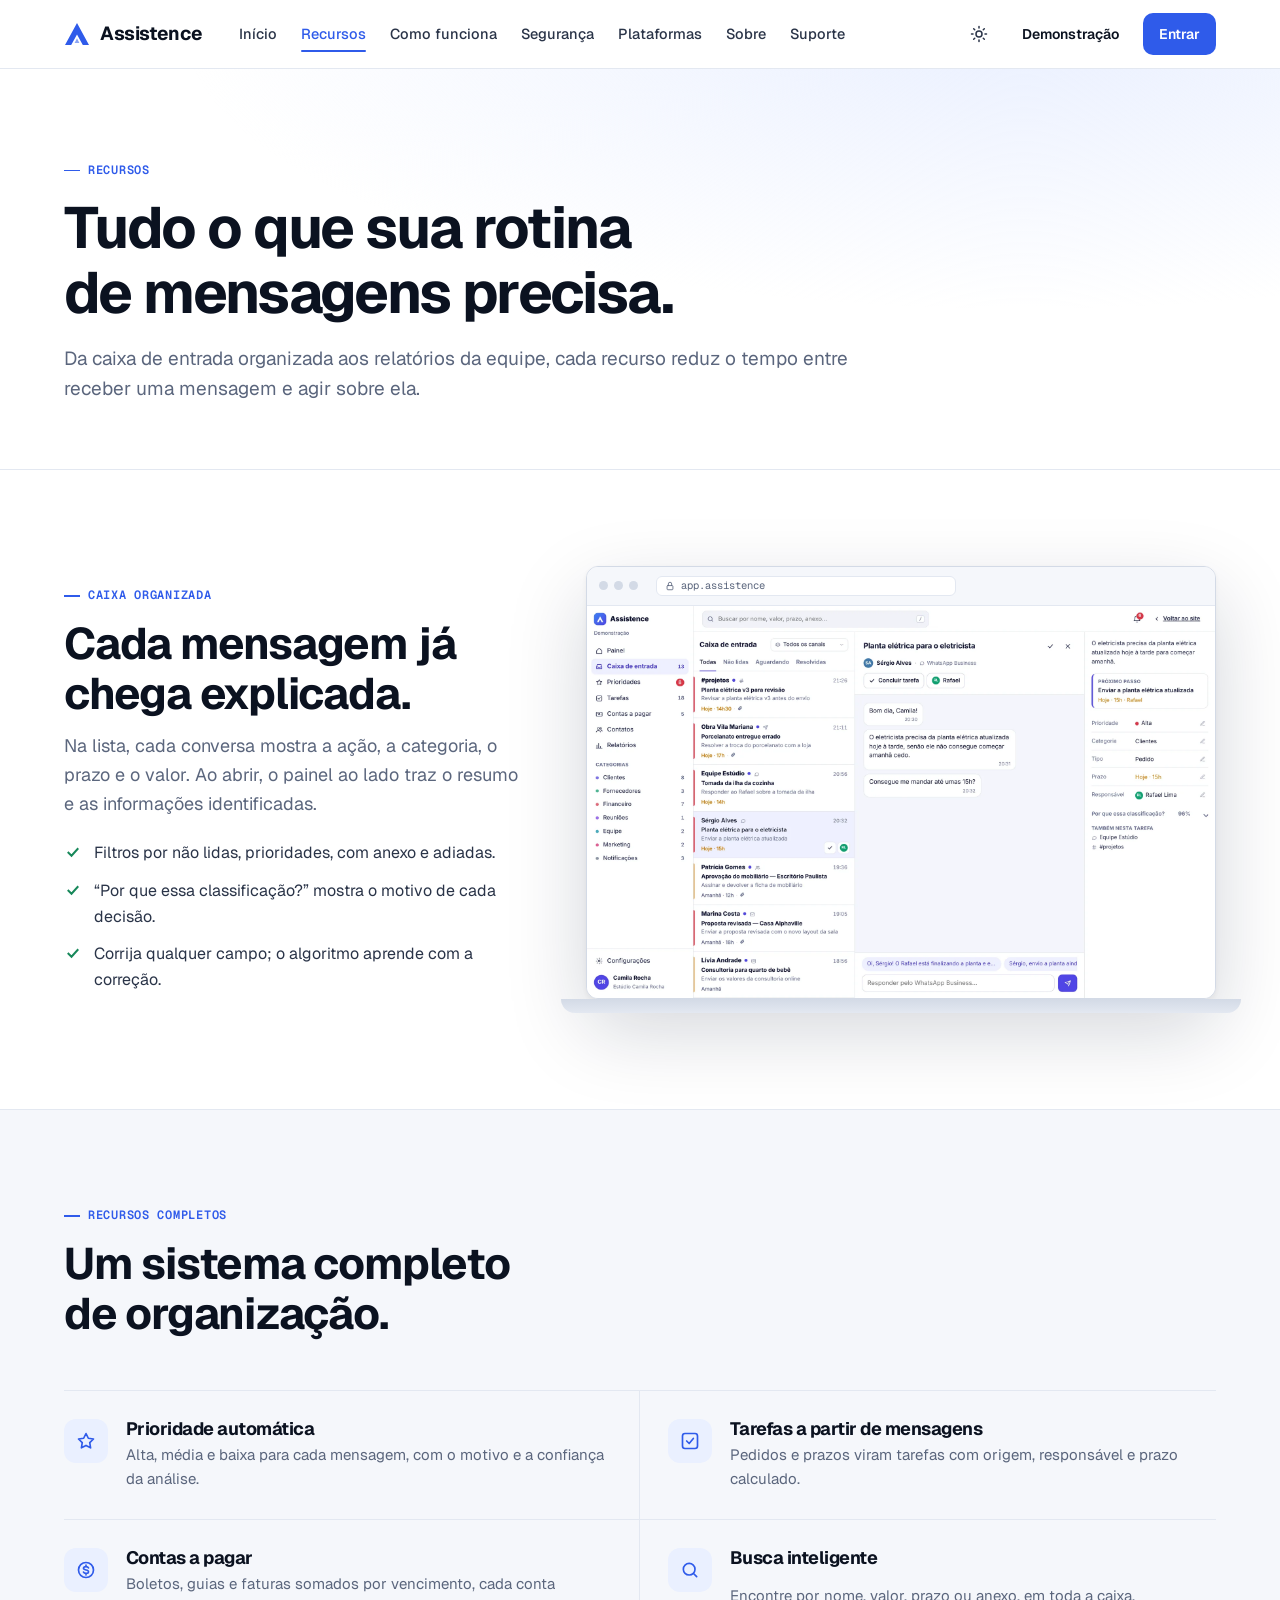
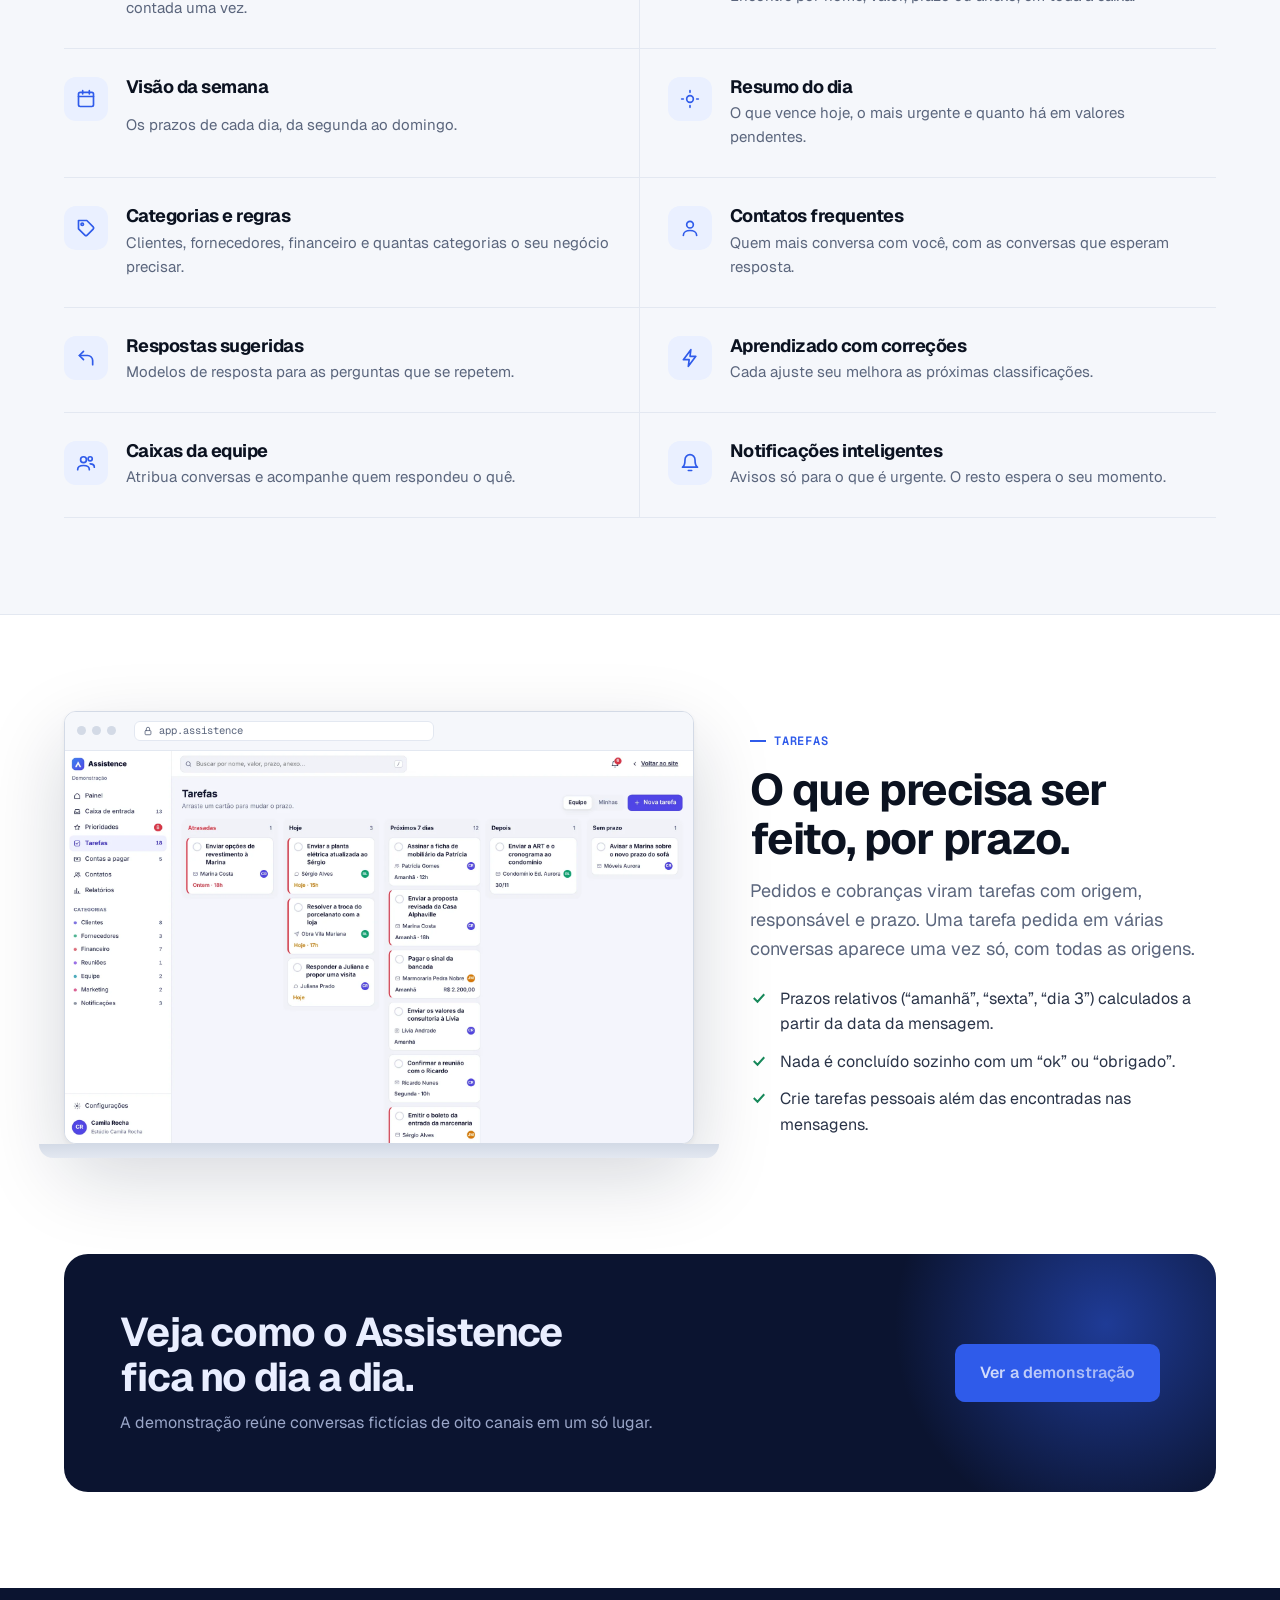
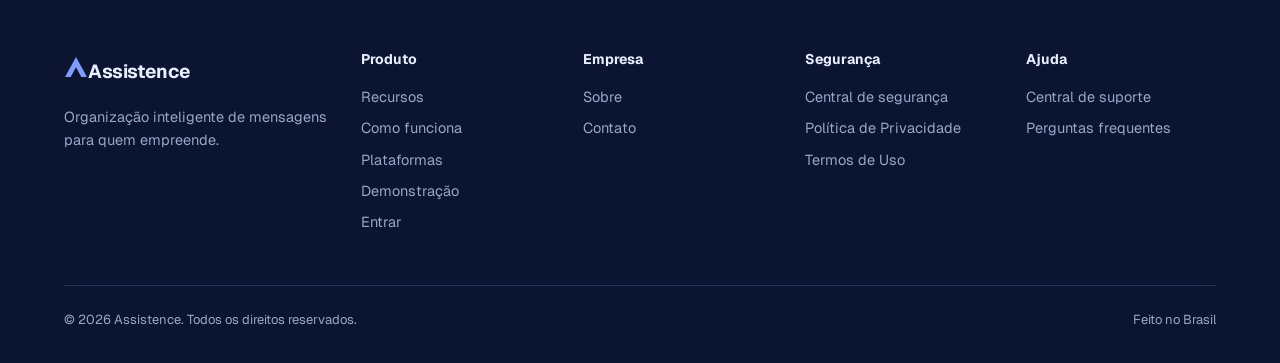
<file: site/recursos.html>
<!doctype html>
<html lang="pt-BR">
<head>
<meta charset="utf-8">
<meta name="viewport" content="width=device-width,initial-scale=1,viewport-fit=cover">
<title>Recursos | Assistence</title>
<meta name="description" content="Caixa organizada, prioridade automática, tarefas a partir de mensagens, contas a pagar, busca, visão da semana e aprendizado com correções.">
<meta property="og:type" content="website">
<meta property="og:site_name" content="Assistence">
<meta property="og:title" content="Recursos | Assistence">
<meta property="og:description" content="Caixa organizada, prioridade automática, tarefas a partir de mensagens, contas a pagar, busca, visão da semana e aprendizado com correções.">
<meta property="og:locale" content="pt_BR">
<meta name="twitter:card" content="summary_large_image">
<meta name="theme-color" content="#2f5bea">
<link rel="icon" href="assets/icone.svg" type="image/svg+xml">
<link rel="preconnect" href="https://fonts.googleapis.com"><link rel="preconnect" href="https://fonts.gstatic.com" crossorigin>
<link rel="stylesheet" href="https://fonts.googleapis.com/css2?family=Geist:wght@400;500;600;700;800&family=Geist+Mono:wght@500;600&display=swap">
<link rel="stylesheet" href="assets/site.css">
<!-- Espaço para o código de análise de visitas (Google Analytics ou Cloudflare Web Analytics) -->
</head>
<body>
<header class="top">
  <div class="wrap nav">
    <a class="logo" href="index.html" aria-label="Assistence, página inicial"><svg width="26" height="24" viewBox="0 0 26 24" fill="currentColor"><path d="M13 1 1 23h6.2L13 12.4 18.8 23H25z"/><path d="M13 16.2 10.6 21h4.8z" opacity=".55"/></svg>Assistence</a>
    <nav class="menu" id="menu" aria-label="Seções do site"></nav>
    <div class="nav-r">
      <button class="icb" id="theme" aria-label="Alternar tema claro e escuro"><svg width="18" height="18" viewBox="0 0 24 24" fill="none" stroke="currentColor" stroke-width="2" stroke-linecap="round"><circle cx="12" cy="12" r="4"/><path d="M12 2v2M12 20v2M4.9 4.9l1.4 1.4M17.7 17.7l1.4 1.4M2 12h2M20 12h2M4.9 19.1l1.4-1.4M17.7 6.3l1.4-1.4"/></svg></button>
      <a class="btn ghost sm only-desk" data-link="demo" href="acessar.html">Demonstração</a>
      <a class="btn sm" data-link="app" href="acessar.html">Entrar</a>
    </div>
  </div>
</header>
<main>
<div class="page" id="p-produto">
  <section class="phero"><div class="wrap"><span class="label">Recursos</span><h1>Tudo o que sua rotina de mensagens precisa.</h1><p class="lead">Da caixa de entrada organizada aos relatórios da equipe, cada recurso reduz o tempo entre receber uma mensagem e agir sobre ela.</p></div></section>

  <section class="band">
    <div class="wrap split">
      <div><div class="shead flat"><span class="label">Caixa organizada</span><h2>Cada mensagem já chega explicada.</h2><p>Na lista, cada conversa mostra a ação, a categoria, o prazo e o valor. Ao abrir, o painel ao lado traz o resumo e as informações identificadas.</p></div>
      <ul class="ticks"><li><svg width="18" height="18" viewBox="0 0 24 24" fill="none" stroke="currentColor" stroke-width="2.6"><path d="m5 12 5 5 9-10"/></svg>Filtros por não lidas, prioridades, com anexo e adiadas.</li><li><svg width="18" height="18" viewBox="0 0 24 24" fill="none" stroke="currentColor" stroke-width="2.6"><path d="m5 12 5 5 9-10"/></svg>“Por que essa classificação?” mostra o motivo de cada decisão.</li><li><svg width="18" height="18" viewBox="0 0 24 24" fill="none" stroke="currentColor" stroke-width="2.6"><path d="m5 12 5 5 9-10"/></svg>Corrija qualquer campo; o algoritmo aprende com a correção.</li></ul></div>
      <div class="only-desk" data-mock="laptop:mensagens"></div>
      <div class="only-mob" style="width:min(72%,300px);margin:0 auto" data-mock="phone:mensagens"></div>
    </div>
  </section>

  <section class="band alt">
    <div class="wrap">
      <div class="shead"><span class="label">Recursos completos</span><h2>Um sistema completo de organização.</h2></div>
      <div class="feat-list" data-mock="features"></div>
    </div>
  </section>

  <section class="band">
    <div class="wrap split rev">
      <div><div class="shead flat"><span class="label">Tarefas</span><h2>O que precisa ser feito, por prazo.</h2><p>Pedidos e cobranças viram tarefas com origem, responsável e prazo. Uma tarefa pedida em várias conversas aparece uma vez só, com todas as origens.</p></div>
      <ul class="ticks"><li><svg width="18" height="18" viewBox="0 0 24 24" fill="none" stroke="currentColor" stroke-width="2.6"><path d="m5 12 5 5 9-10"/></svg>Prazos relativos (“amanhã”, “sexta”, “dia 3”) calculados a partir da data da mensagem.</li><li><svg width="18" height="18" viewBox="0 0 24 24" fill="none" stroke="currentColor" stroke-width="2.6"><path d="m5 12 5 5 9-10"/></svg>Nada é concluído sozinho com um “ok” ou “obrigado”.</li><li><svg width="18" height="18" viewBox="0 0 24 24" fill="none" stroke="currentColor" stroke-width="2.6"><path d="m5 12 5 5 9-10"/></svg>Crie tarefas pessoais além das encontradas nas mensagens.</li></ul></div>
      <div class="only-desk" data-mock="laptop:tarefas"></div>
      <div class="only-mob" style="width:min(72%,300px);margin:0 auto" data-mock="phone:tarefas"></div>
    </div>
  </section>

  <section class="wrap" style="padding-bottom:96px"><div class="final"><div><h2>Veja como o Assistence fica no dia a dia.</h2><p>A demonstração reúne conversas fictícias de oito canais em um só lugar.</p></div><div class="cta"><a class="btn lg" data-link="demo" href="acessar.html">Ver a demonstração</a></div></div></section>
</div>

</main>
<footer>
  <div class="wrap">
    <div class="fgrid">
      <div><a class="logo" href="index.html"><svg width="24" height="22" viewBox="0 0 26 24" fill="currentColor"><path d="M13 1 1 23h6.2L13 12.4 18.8 23H25z"/></svg>Assistence</a><p style="margin-top:14px;max-width:30ch">Organização inteligente de mensagens para quem empreende.</p></div>
      <div><h4>Produto</h4><a href="recursos.html">Recursos</a><a href="como-funciona.html">Como funciona</a><a href="plataformas.html">Plataformas</a><a data-link="demo" href="acessar.html">Demonstração</a><a data-link="app" href="acessar.html">Entrar</a></div>
      <div><h4>Empresa</h4><a href="sobre.html">Sobre</a><a href="suporte.html">Contato</a></div>
      <div><h4>Segurança</h4><a href="seguranca.html">Central de segurança</a><a href="privacidade.html">Política de Privacidade</a><a href="termos.html">Termos de Uso</a></div>
      <div><h4>Ajuda</h4><a href="suporte.html">Central de suporte</a><a href="suporte.html">Perguntas frequentes</a></div>
    </div>
    <div class="fbot"><span>© 2026 Assistence. Todos os direitos reservados.</span><span>Feito no Brasil</span></div>
  </div>
</footer>
<nav class="tabbar" id="tabbar" aria-label="Navegação principal"></nav>
<div class="sheet-bg" id="sheet-bg" hidden></div>
<div class="sheet" id="sheet" role="dialog" aria-modal="true" aria-label="Mais opções" hidden></div>
<script>window.PAGE="produto";</script>
<script src="assets/config.js"></script>
<script src="assets/site.js"></script>
</body>
</html>
</file>
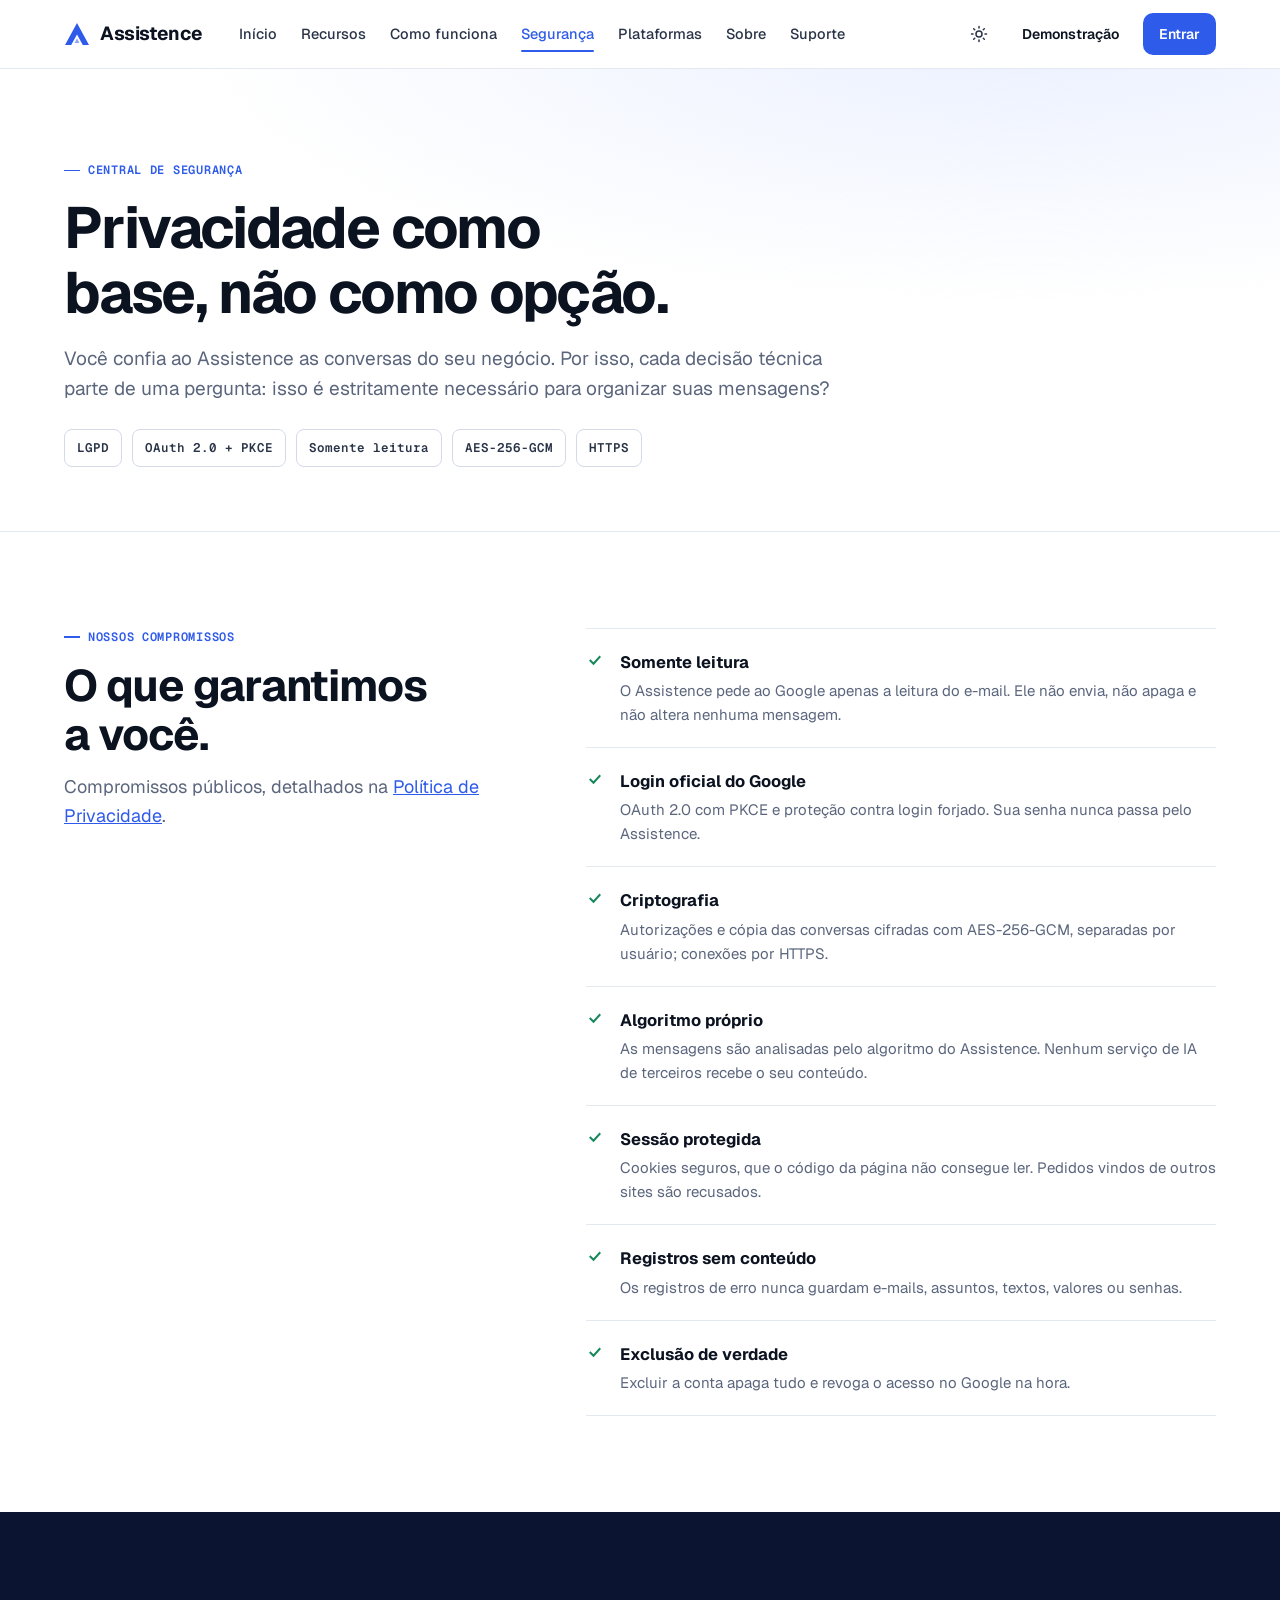
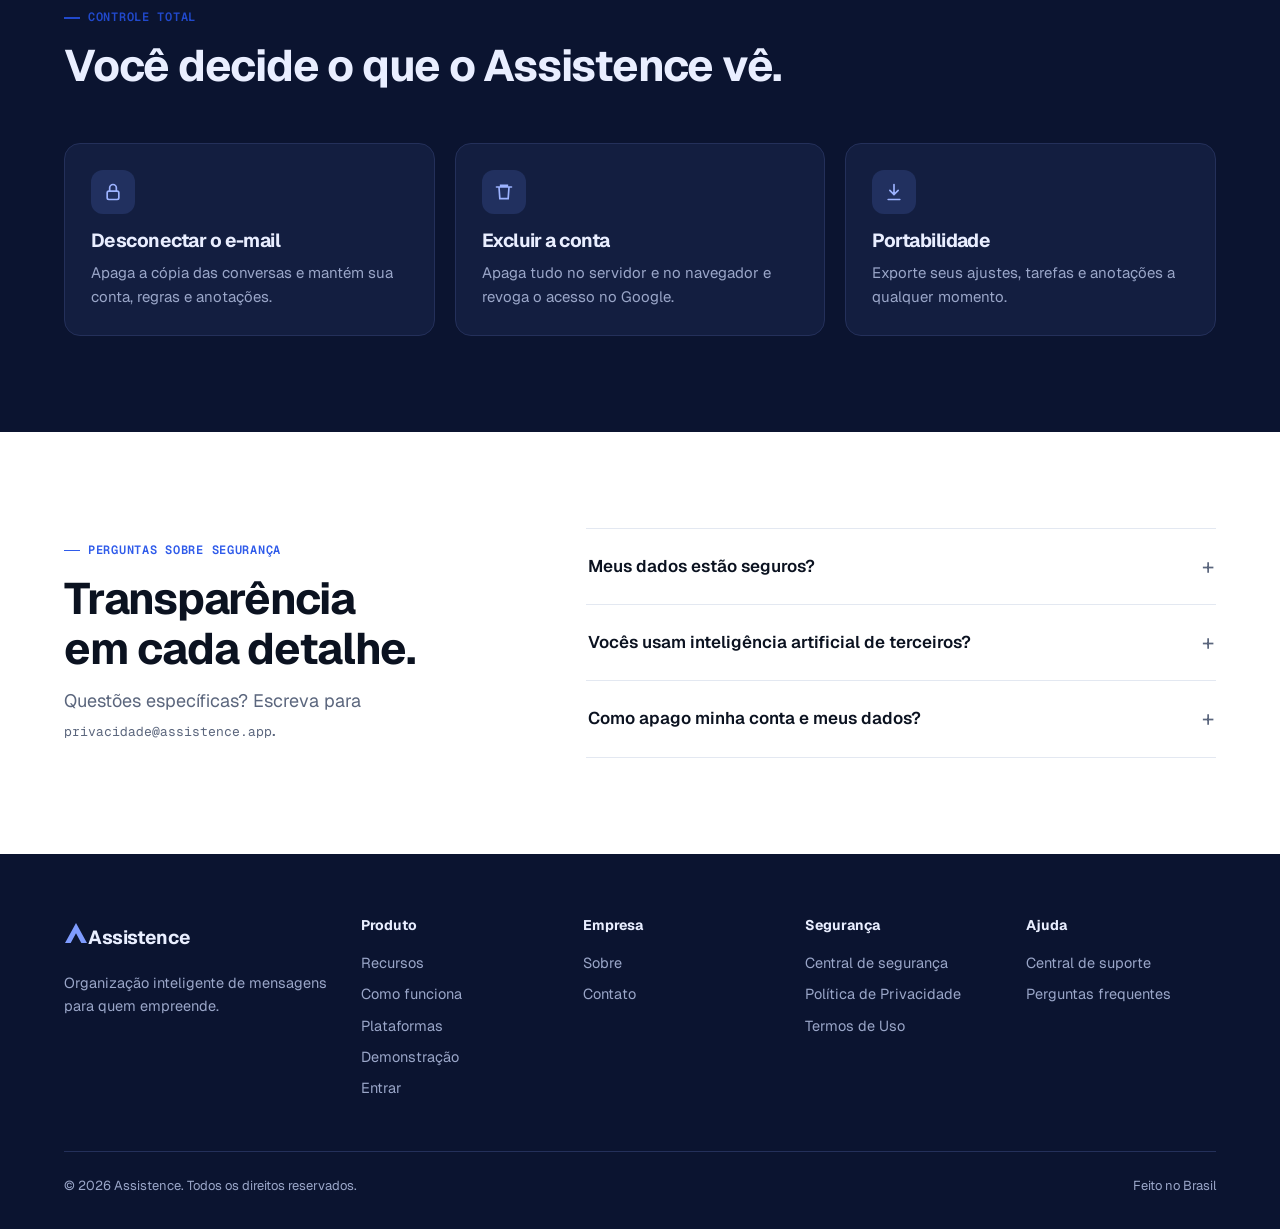
<file: site/seguranca.html>
<!doctype html>
<html lang="pt-BR">
<head>
<meta charset="utf-8">
<meta name="viewport" content="width=device-width,initial-scale=1,viewport-fit=cover">
<title>Segurança e privacidade | Assistence</title>
<meta name="description" content="Acesso somente leitura com o login oficial do Google, criptografia AES-256-GCM, algoritmo próprio e conformidade com a LGPD.">
<meta property="og:type" content="website">
<meta property="og:site_name" content="Assistence">
<meta property="og:title" content="Segurança e privacidade | Assistence">
<meta property="og:description" content="Acesso somente leitura com o login oficial do Google, criptografia AES-256-GCM, algoritmo próprio e conformidade com a LGPD.">
<meta property="og:locale" content="pt_BR">
<meta name="twitter:card" content="summary_large_image">
<meta name="theme-color" content="#2f5bea">
<link rel="icon" href="assets/icone.svg" type="image/svg+xml">
<link rel="preconnect" href="https://fonts.googleapis.com"><link rel="preconnect" href="https://fonts.gstatic.com" crossorigin>
<link rel="stylesheet" href="https://fonts.googleapis.com/css2?family=Geist:wght@400;500;600;700;800&family=Geist+Mono:wght@500;600&display=swap">
<link rel="stylesheet" href="assets/site.css">
<!-- Espaço para o código de análise de visitas (Google Analytics ou Cloudflare Web Analytics) -->
</head>
<body>
<header class="top">
  <div class="wrap nav">
    <a class="logo" href="index.html" aria-label="Assistence, página inicial"><svg width="26" height="24" viewBox="0 0 26 24" fill="currentColor"><path d="M13 1 1 23h6.2L13 12.4 18.8 23H25z"/><path d="M13 16.2 10.6 21h4.8z" opacity=".55"/></svg>Assistence</a>
    <nav class="menu" id="menu" aria-label="Seções do site"></nav>
    <div class="nav-r">
      <button class="icb" id="theme" aria-label="Alternar tema claro e escuro"><svg width="18" height="18" viewBox="0 0 24 24" fill="none" stroke="currentColor" stroke-width="2" stroke-linecap="round"><circle cx="12" cy="12" r="4"/><path d="M12 2v2M12 20v2M4.9 4.9l1.4 1.4M17.7 17.7l1.4 1.4M2 12h2M20 12h2M4.9 19.1l1.4-1.4M17.7 6.3l1.4-1.4"/></svg></button>
      <a class="btn ghost sm only-desk" data-link="demo" href="acessar.html">Demonstração</a>
      <a class="btn sm" data-link="app" href="acessar.html">Entrar</a>
    </div>
  </div>
</header>
<main>
<div class="page" id="p-seguranca">
  <section class="phero"><div class="wrap"><span class="label">Central de segurança</span><h1>Privacidade como base, não como opção.</h1><p class="lead">Você confia ao Assistence as conversas do seu negócio. Por isso, cada decisão técnica parte de uma pergunta: isso é estritamente necessário para organizar suas mensagens?</p>
  <div class="badges"><span>LGPD</span><span>OAuth 2.0 + PKCE</span><span>Somente leitura</span><span>AES-256-GCM</span><span>HTTPS</span></div></div></section>

  <section class="band">
    <div class="wrap split">
      <div class="shead flat" style="align-self:start"><span class="label">Nossos compromissos</span><h2>O que garantimos a você.</h2><p>Compromissos públicos, detalhados na <a href="privacidade.html">Política de Privacidade</a>.</p></div>
      <ul class="sec-list" data-mock="security"></ul>
    </div>
  </section>

  <section class="band ink">
    <div class="wrap">
      <div class="shead"><span class="label">Controle total</span><h2>Você decide o que o Assistence vê.</h2></div>
      <div class="g3 mscroll">
        <div class="card"><div class="ic"><svg width="20" height="20" viewBox="0 0 24 24" fill="none" stroke="currentColor" stroke-width="2"><rect x="5" y="11" width="14" height="10" rx="2"/><path d="M8 11V7a4 4 0 0 1 8 0v4"/></svg></div><h3>Desconectar o e-mail</h3><p>Apaga a cópia das conversas e mantém sua conta, regras e anotações.</p></div>
        <div class="card"><div class="ic"><svg width="20" height="20" viewBox="0 0 24 24" fill="none" stroke="currentColor" stroke-width="2" stroke-linecap="round"><path d="M3 6h18M8 6V4h8v2M6 6l1 14h10l1-14"/></svg></div><h3>Excluir a conta</h3><p>Apaga tudo no servidor e no navegador e revoga o acesso no Google.</p></div>
        <div class="card"><div class="ic"><svg width="20" height="20" viewBox="0 0 24 24" fill="none" stroke="currentColor" stroke-width="2" stroke-linecap="round"><path d="M12 3v12M7 10l5 5 5-5M5 21h14"/></svg></div><h3>Portabilidade</h3><p>Exporte seus ajustes, tarefas e anotações a qualquer momento.</p></div>
      </div>
    </div>
  </section>

  <section class="band">
    <div class="wrap split">
      <div class="shead flat"><span class="label">Perguntas sobre segurança</span><h2>Transparência em cada detalhe.</h2><p>Questões específicas? Escreva para <span class="mono">privacidade@assistence.app</span>.</p></div>
      <div class="faq" data-faq="security"></div>
    </div>
  </section>
</div>

</main>
<footer>
  <div class="wrap">
    <div class="fgrid">
      <div><a class="logo" href="index.html"><svg width="24" height="22" viewBox="0 0 26 24" fill="currentColor"><path d="M13 1 1 23h6.2L13 12.4 18.8 23H25z"/></svg>Assistence</a><p style="margin-top:14px;max-width:30ch">Organização inteligente de mensagens para quem empreende.</p></div>
      <div><h4>Produto</h4><a href="recursos.html">Recursos</a><a href="como-funciona.html">Como funciona</a><a href="plataformas.html">Plataformas</a><a data-link="demo" href="acessar.html">Demonstração</a><a data-link="app" href="acessar.html">Entrar</a></div>
      <div><h4>Empresa</h4><a href="sobre.html">Sobre</a><a href="suporte.html">Contato</a></div>
      <div><h4>Segurança</h4><a href="seguranca.html">Central de segurança</a><a href="privacidade.html">Política de Privacidade</a><a href="termos.html">Termos de Uso</a></div>
      <div><h4>Ajuda</h4><a href="suporte.html">Central de suporte</a><a href="suporte.html">Perguntas frequentes</a></div>
    </div>
    <div class="fbot"><span>© 2026 Assistence. Todos os direitos reservados.</span><span>Feito no Brasil</span></div>
  </div>
</footer>
<nav class="tabbar" id="tabbar" aria-label="Navegação principal"></nav>
<div class="sheet-bg" id="sheet-bg" hidden></div>
<div class="sheet" id="sheet" role="dialog" aria-modal="true" aria-label="Mais opções" hidden></div>
<script>window.PAGE="seguranca";</script>
<script src="assets/config.js"></script>
<script src="assets/site.js"></script>
</body>
</html>
</file>
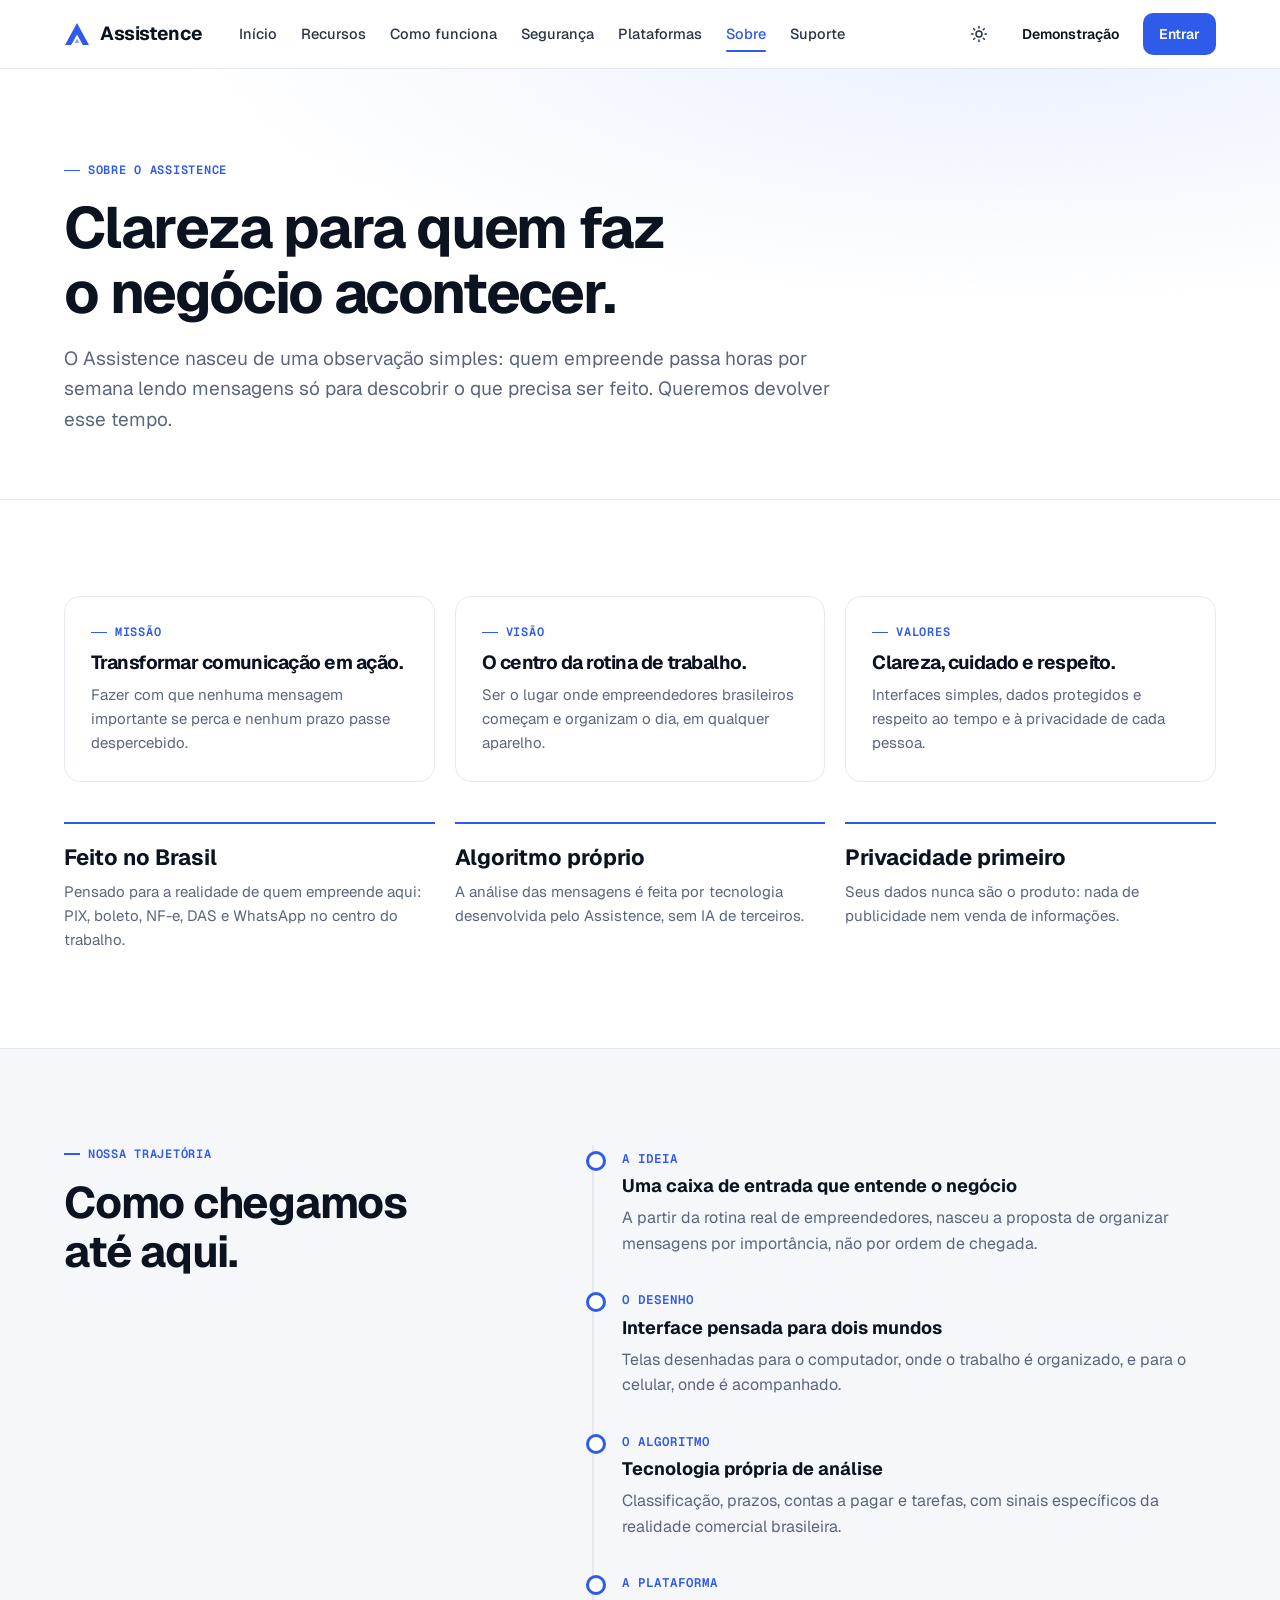
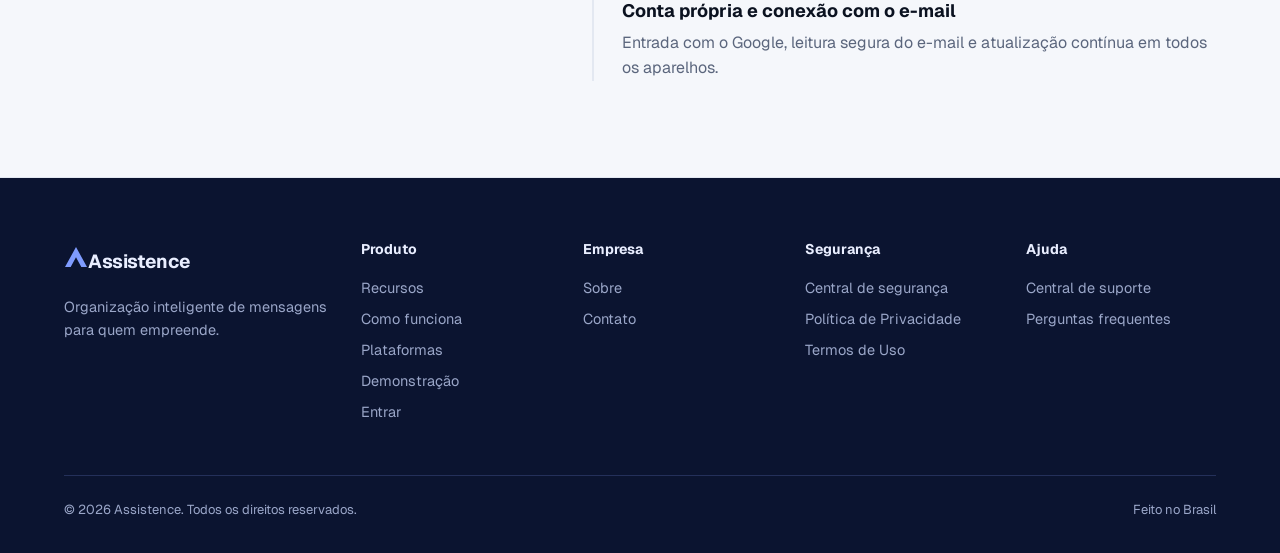
<file: site/sobre.html>
<!doctype html>
<html lang="pt-BR">
<head>
<meta charset="utf-8">
<meta name="viewport" content="width=device-width,initial-scale=1,viewport-fit=cover">
<title>Sobre | Assistence</title>
<meta name="description" content="Missão, visão e trajetória do Assistence, feito no Brasil para quem empreende.">
<meta property="og:type" content="website">
<meta property="og:site_name" content="Assistence">
<meta property="og:title" content="Sobre | Assistence">
<meta property="og:description" content="Missão, visão e trajetória do Assistence, feito no Brasil para quem empreende.">
<meta property="og:locale" content="pt_BR">
<meta name="twitter:card" content="summary_large_image">
<meta name="theme-color" content="#2f5bea">
<link rel="icon" href="assets/icone.svg" type="image/svg+xml">
<link rel="preconnect" href="https://fonts.googleapis.com"><link rel="preconnect" href="https://fonts.gstatic.com" crossorigin>
<link rel="stylesheet" href="https://fonts.googleapis.com/css2?family=Geist:wght@400;500;600;700;800&family=Geist+Mono:wght@500;600&display=swap">
<link rel="stylesheet" href="assets/site.css">
<!-- Espaço para o código de análise de visitas (Google Analytics ou Cloudflare Web Analytics) -->
</head>
<body>
<header class="top">
  <div class="wrap nav">
    <a class="logo" href="index.html" aria-label="Assistence, página inicial"><svg width="26" height="24" viewBox="0 0 26 24" fill="currentColor"><path d="M13 1 1 23h6.2L13 12.4 18.8 23H25z"/><path d="M13 16.2 10.6 21h4.8z" opacity=".55"/></svg>Assistence</a>
    <nav class="menu" id="menu" aria-label="Seções do site"></nav>
    <div class="nav-r">
      <button class="icb" id="theme" aria-label="Alternar tema claro e escuro"><svg width="18" height="18" viewBox="0 0 24 24" fill="none" stroke="currentColor" stroke-width="2" stroke-linecap="round"><circle cx="12" cy="12" r="4"/><path d="M12 2v2M12 20v2M4.9 4.9l1.4 1.4M17.7 17.7l1.4 1.4M2 12h2M20 12h2M4.9 19.1l1.4-1.4M17.7 6.3l1.4-1.4"/></svg></button>
      <a class="btn ghost sm only-desk" data-link="demo" href="acessar.html">Demonstração</a>
      <a class="btn sm" data-link="app" href="acessar.html">Entrar</a>
    </div>
  </div>
</header>
<main>
<div class="page" id="p-sobre">
  <section class="phero"><div class="wrap"><span class="label">Sobre o Assistence</span><h1>Clareza para quem faz o negócio acontecer.</h1><p class="lead">O Assistence nasceu de uma observação simples: quem empreende passa horas por semana lendo mensagens só para descobrir o que precisa ser feito. Queremos devolver esse tempo.</p></div></section>
  <section class="band">
    <div class="wrap">
      <div class="g3 mscroll">
        <div class="card"><span class="label">Missão</span><h3>Transformar comunicação em ação.</h3><p>Fazer com que nenhuma mensagem importante se perca e nenhum prazo passe despercebido.</p></div>
        <div class="card"><span class="label">Visão</span><h3>O centro da rotina de trabalho.</h3><p>Ser o lugar onde empreendedores brasileiros começam e organizam o dia, em qualquer aparelho.</p></div>
        <div class="card"><span class="label">Valores</span><h3>Clareza, cuidado e respeito.</h3><p>Interfaces simples, dados protegidos e respeito ao tempo e à privacidade de cada pessoa.</p></div>
      </div>
      <div class="stat-row">
        <div><b>Feito no Brasil</b><p>Pensado para a realidade de quem empreende aqui: PIX, boleto, NF-e, DAS e WhatsApp no centro do trabalho.</p></div>
        <div><b>Algoritmo próprio</b><p>A análise das mensagens é feita por tecnologia desenvolvida pelo Assistence, sem IA de terceiros.</p></div>
        <div><b>Privacidade primeiro</b><p>Seus dados nunca são o produto: nada de publicidade nem venda de informações.</p></div>
      </div>
    </div>
  </section>
  <section class="band alt">
    <div class="wrap split">
      <div class="shead flat" style="align-self:start"><span class="label">Nossa trajetória</span><h2>Como chegamos até aqui.</h2></div>
      <ul class="timeline">
        <li><small>A IDEIA</small><b>Uma caixa de entrada que entende o negócio</b><p>A partir da rotina real de empreendedores, nasceu a proposta de organizar mensagens por importância, não por ordem de chegada.</p></li>
        <li><small>O DESENHO</small><b>Interface pensada para dois mundos</b><p>Telas desenhadas para o computador, onde o trabalho é organizado, e para o celular, onde é acompanhado.</p></li>
        <li><small>O ALGORITMO</small><b>Tecnologia própria de análise</b><p>Classificação, prazos, contas a pagar e tarefas, com sinais específicos da realidade comercial brasileira.</p></li>
        <li><small>A PLATAFORMA</small><b>Conta própria e conexão com o e-mail</b><p>Entrada com o Google, leitura segura do e-mail e atualização contínua em todos os aparelhos.</p></li>
      </ul>
    </div>
  </section>
</div>

</main>
<footer>
  <div class="wrap">
    <div class="fgrid">
      <div><a class="logo" href="index.html"><svg width="24" height="22" viewBox="0 0 26 24" fill="currentColor"><path d="M13 1 1 23h6.2L13 12.4 18.8 23H25z"/></svg>Assistence</a><p style="margin-top:14px;max-width:30ch">Organização inteligente de mensagens para quem empreende.</p></div>
      <div><h4>Produto</h4><a href="recursos.html">Recursos</a><a href="como-funciona.html">Como funciona</a><a href="plataformas.html">Plataformas</a><a data-link="demo" href="acessar.html">Demonstração</a><a data-link="app" href="acessar.html">Entrar</a></div>
      <div><h4>Empresa</h4><a href="sobre.html">Sobre</a><a href="suporte.html">Contato</a></div>
      <div><h4>Segurança</h4><a href="seguranca.html">Central de segurança</a><a href="privacidade.html">Política de Privacidade</a><a href="termos.html">Termos de Uso</a></div>
      <div><h4>Ajuda</h4><a href="suporte.html">Central de suporte</a><a href="suporte.html">Perguntas frequentes</a></div>
    </div>
    <div class="fbot"><span>© 2026 Assistence. Todos os direitos reservados.</span><span>Feito no Brasil</span></div>
  </div>
</footer>
<nav class="tabbar" id="tabbar" aria-label="Navegação principal"></nav>
<div class="sheet-bg" id="sheet-bg" hidden></div>
<div class="sheet" id="sheet" role="dialog" aria-modal="true" aria-label="Mais opções" hidden></div>
<script>window.PAGE="sobre";</script>
<script src="assets/config.js"></script>
<script src="assets/site.js"></script>
</body>
</html>
</file>
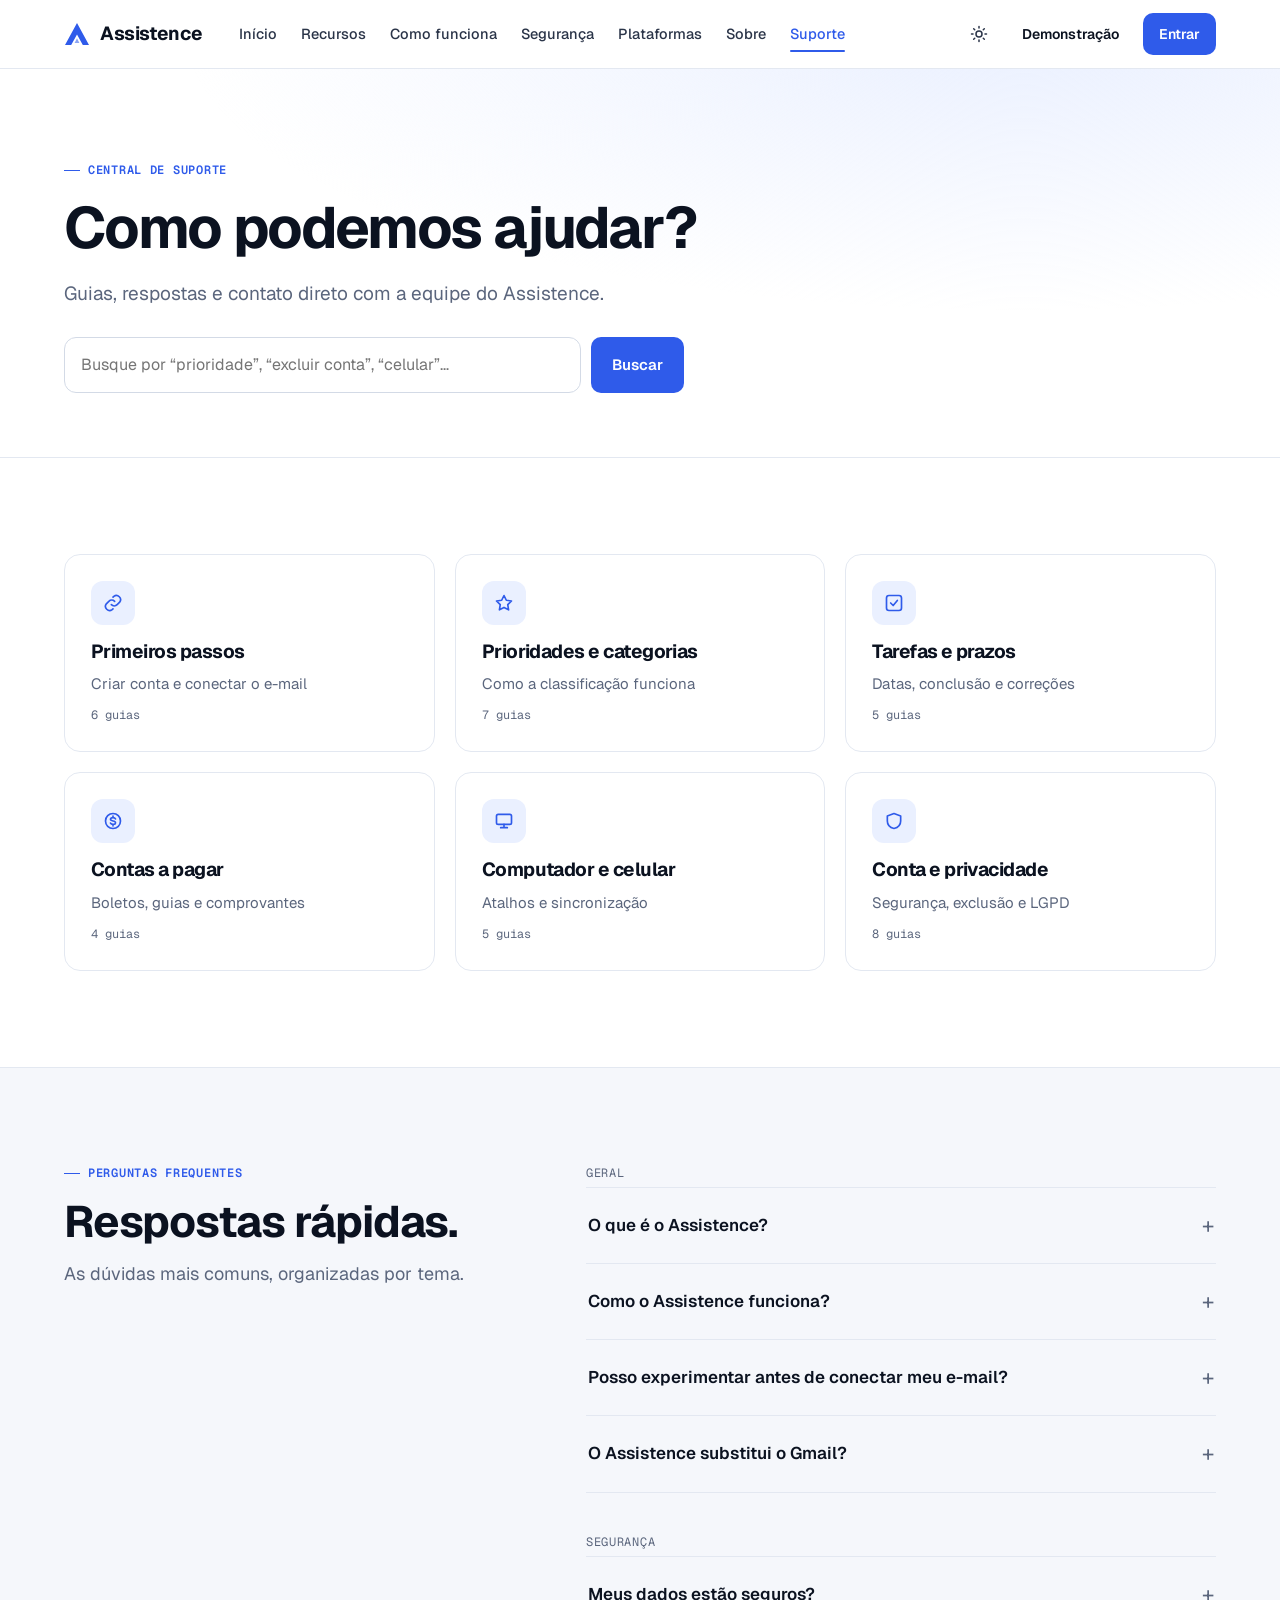
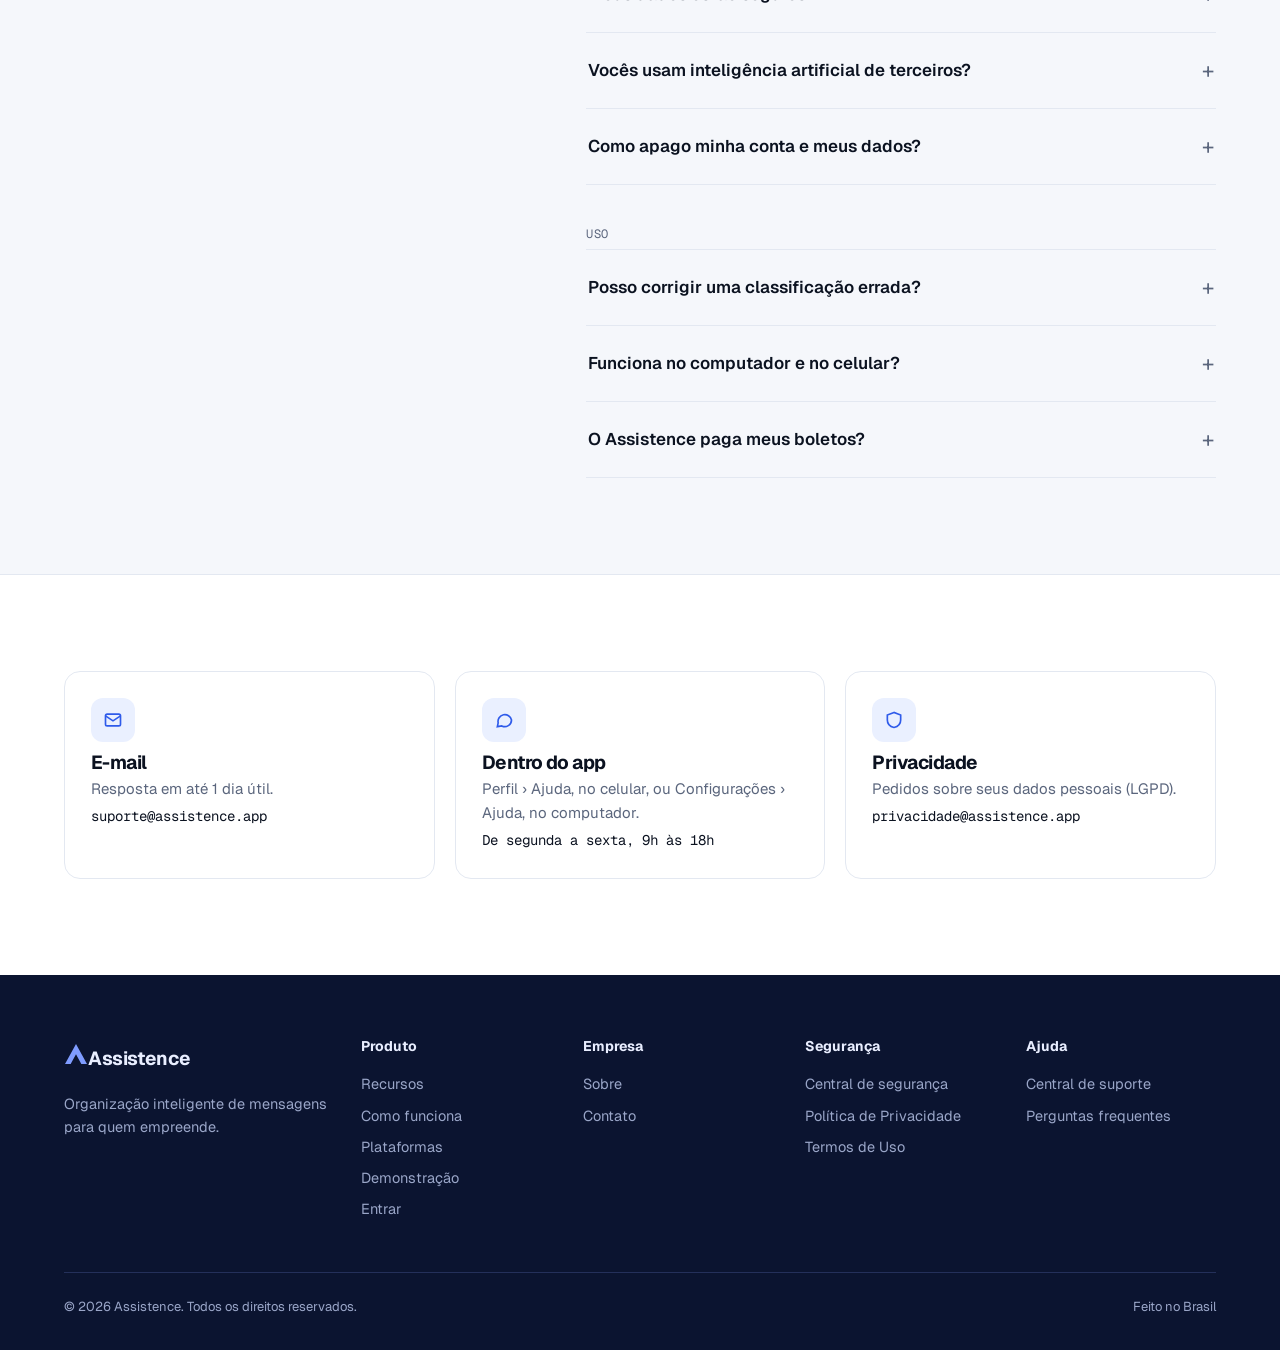
<file: site/suporte.html>
<!doctype html>
<html lang="pt-BR">
<head>
<meta charset="utf-8">
<meta name="viewport" content="width=device-width,initial-scale=1,viewport-fit=cover">
<title>Suporte | Assistence</title>
<meta name="description" content="Central de ajuda do Assistence: guias, perguntas frequentes e contato com a equipe.">
<meta property="og:type" content="website">
<meta property="og:site_name" content="Assistence">
<meta property="og:title" content="Suporte | Assistence">
<meta property="og:description" content="Central de ajuda do Assistence: guias, perguntas frequentes e contato com a equipe.">
<meta property="og:locale" content="pt_BR">
<meta name="twitter:card" content="summary_large_image">
<meta name="theme-color" content="#2f5bea">
<link rel="icon" href="assets/icone.svg" type="image/svg+xml">
<link rel="preconnect" href="https://fonts.googleapis.com"><link rel="preconnect" href="https://fonts.gstatic.com" crossorigin>
<link rel="stylesheet" href="https://fonts.googleapis.com/css2?family=Geist:wght@400;500;600;700;800&family=Geist+Mono:wght@500;600&display=swap">
<link rel="stylesheet" href="assets/site.css">
<!-- Espaço para o código de análise de visitas (Google Analytics ou Cloudflare Web Analytics) -->
</head>
<body>
<header class="top">
  <div class="wrap nav">
    <a class="logo" href="index.html" aria-label="Assistence, página inicial"><svg width="26" height="24" viewBox="0 0 26 24" fill="currentColor"><path d="M13 1 1 23h6.2L13 12.4 18.8 23H25z"/><path d="M13 16.2 10.6 21h4.8z" opacity=".55"/></svg>Assistence</a>
    <nav class="menu" id="menu" aria-label="Seções do site"></nav>
    <div class="nav-r">
      <button class="icb" id="theme" aria-label="Alternar tema claro e escuro"><svg width="18" height="18" viewBox="0 0 24 24" fill="none" stroke="currentColor" stroke-width="2" stroke-linecap="round"><circle cx="12" cy="12" r="4"/><path d="M12 2v2M12 20v2M4.9 4.9l1.4 1.4M17.7 17.7l1.4 1.4M2 12h2M20 12h2M4.9 19.1l1.4-1.4M17.7 6.3l1.4-1.4"/></svg></button>
      <a class="btn ghost sm only-desk" data-link="demo" href="acessar.html">Demonstração</a>
      <a class="btn sm" data-link="app" href="acessar.html">Entrar</a>
    </div>
  </div>
</header>
<main>
<div class="page" id="p-suporte">
  <section class="phero"><div class="wrap"><span class="label">Central de suporte</span><h1>Como podemos ajudar?</h1><p class="lead">Guias, respostas e contato direto com a equipe do Assistence.</p>
    <form class="help-search" id="help-form"><input id="help-q" placeholder="Busque por “prioridade”, “excluir conta”, “celular”…" aria-label="Buscar nas perguntas frequentes"><button class="btn" type="submit">Buscar</button></form></div></section>
  <section class="band"><div class="wrap"><div class="g3 mscroll" data-mock="topics"></div></div></section>
  <section class="band alt">
    <div class="wrap split">
      <div class="shead flat" style="align-self:start"><span class="label">Perguntas frequentes</span><h2>Respostas rápidas.</h2><p id="faq-count"></p></div>
      <div id="faq-all"></div>
    </div>
  </section>
  <section class="band">
    <div class="wrap g3">
      <div class="card contact"><div class="ic"><svg width="20" height="20" viewBox="0 0 24 24" fill="none" stroke="currentColor" stroke-width="2"><rect x="3" y="5" width="18" height="14" rx="2"/><path d="m3 7 9 6 9-6"/></svg></div><h3>E-mail</h3><p>Resposta em até 1 dia útil.</p><span class="addr">suporte@assistence.app</span></div>
      <div class="card contact"><div class="ic"><svg width="20" height="20" viewBox="0 0 24 24" fill="none" stroke="currentColor" stroke-width="2"><path d="M21 12a8 8 0 0 1-11.6 7.1L4 20l1-4.6A8 8 0 1 1 21 12z"/></svg></div><h3>Dentro do app</h3><p>Perfil › Ajuda, no celular, ou Configurações › Ajuda, no computador.</p><span class="addr">De segunda a sexta, 9h às 18h</span></div>
      <div class="card contact"><div class="ic"><svg width="20" height="20" viewBox="0 0 24 24" fill="none" stroke="currentColor" stroke-width="2"><path d="M12 3 4 6v6c0 5 3.5 8 8 9 4.5-1 8-4 8-9V6z"/></svg></div><h3>Privacidade</h3><p>Pedidos sobre seus dados pessoais (LGPD).</p><span class="addr">privacidade@assistence.app</span></div>
    </div>
  </section>
</div>

</main>
<footer>
  <div class="wrap">
    <div class="fgrid">
      <div><a class="logo" href="index.html"><svg width="24" height="22" viewBox="0 0 26 24" fill="currentColor"><path d="M13 1 1 23h6.2L13 12.4 18.8 23H25z"/></svg>Assistence</a><p style="margin-top:14px;max-width:30ch">Organização inteligente de mensagens para quem empreende.</p></div>
      <div><h4>Produto</h4><a href="recursos.html">Recursos</a><a href="como-funciona.html">Como funciona</a><a href="plataformas.html">Plataformas</a><a data-link="demo" href="acessar.html">Demonstração</a><a data-link="app" href="acessar.html">Entrar</a></div>
      <div><h4>Empresa</h4><a href="sobre.html">Sobre</a><a href="suporte.html">Contato</a></div>
      <div><h4>Segurança</h4><a href="seguranca.html">Central de segurança</a><a href="privacidade.html">Política de Privacidade</a><a href="termos.html">Termos de Uso</a></div>
      <div><h4>Ajuda</h4><a href="suporte.html">Central de suporte</a><a href="suporte.html">Perguntas frequentes</a></div>
    </div>
    <div class="fbot"><span>© 2026 Assistence. Todos os direitos reservados.</span><span>Feito no Brasil</span></div>
  </div>
</footer>
<nav class="tabbar" id="tabbar" aria-label="Navegação principal"></nav>
<div class="sheet-bg" id="sheet-bg" hidden></div>
<div class="sheet" id="sheet" role="dialog" aria-modal="true" aria-label="Mais opções" hidden></div>
<script>window.PAGE="suporte";</script>
<script src="assets/config.js"></script>
<script src="assets/site.js"></script>
</body>
</html>
</file>
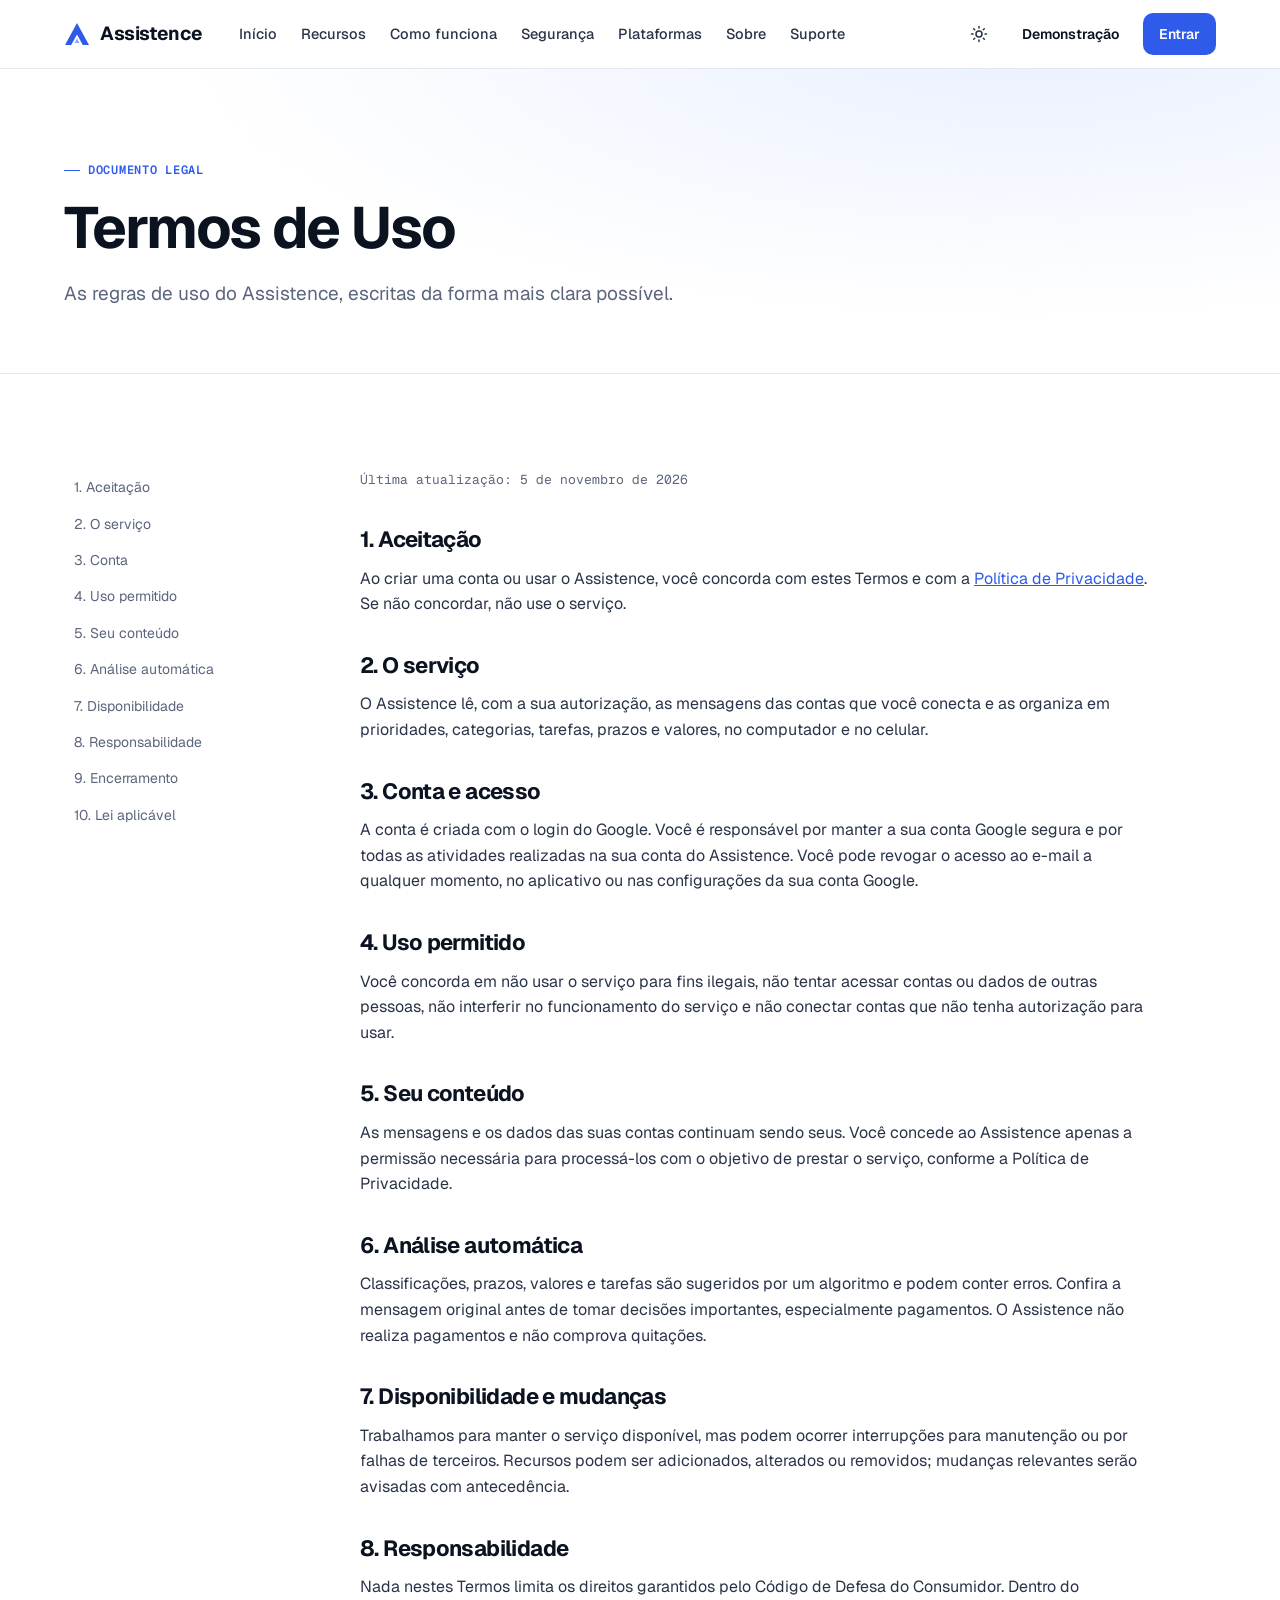
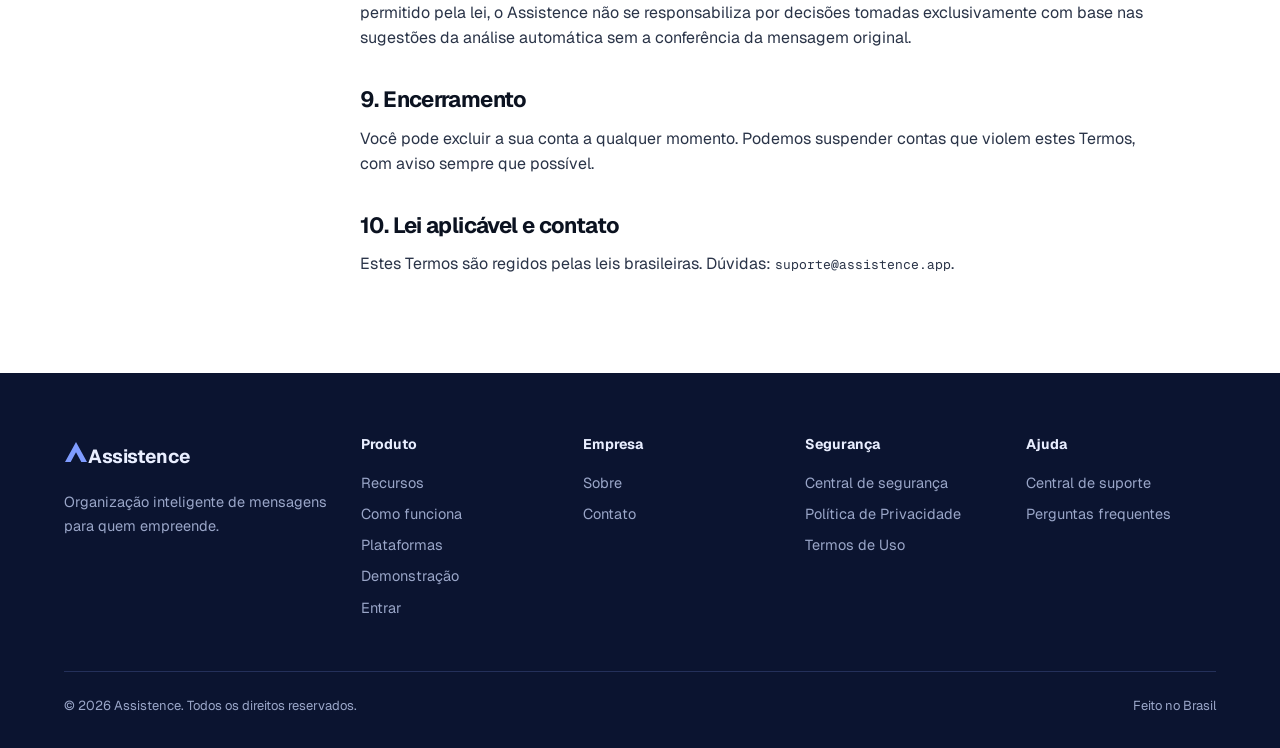
<file: site/termos.html>
<!doctype html>
<html lang="pt-BR">
<head>
<meta charset="utf-8">
<meta name="viewport" content="width=device-width,initial-scale=1,viewport-fit=cover">
<title>Termos de Uso | Assistence</title>
<meta name="description" content="As regras de uso do Assistence.">
<meta property="og:type" content="website">
<meta property="og:site_name" content="Assistence">
<meta property="og:title" content="Termos de Uso | Assistence">
<meta property="og:description" content="As regras de uso do Assistence.">
<meta property="og:locale" content="pt_BR">
<meta name="twitter:card" content="summary_large_image">
<meta name="theme-color" content="#2f5bea">
<link rel="icon" href="assets/icone.svg" type="image/svg+xml">
<link rel="preconnect" href="https://fonts.googleapis.com"><link rel="preconnect" href="https://fonts.gstatic.com" crossorigin>
<link rel="stylesheet" href="https://fonts.googleapis.com/css2?family=Geist:wght@400;500;600;700;800&family=Geist+Mono:wght@500;600&display=swap">
<link rel="stylesheet" href="assets/site.css">
<!-- Espaço para o código de análise de visitas (Google Analytics ou Cloudflare Web Analytics) -->
</head>
<body>
<header class="top">
  <div class="wrap nav">
    <a class="logo" href="index.html" aria-label="Assistence, página inicial"><svg width="26" height="24" viewBox="0 0 26 24" fill="currentColor"><path d="M13 1 1 23h6.2L13 12.4 18.8 23H25z"/><path d="M13 16.2 10.6 21h4.8z" opacity=".55"/></svg>Assistence</a>
    <nav class="menu" id="menu" aria-label="Seções do site"></nav>
    <div class="nav-r">
      <button class="icb" id="theme" aria-label="Alternar tema claro e escuro"><svg width="18" height="18" viewBox="0 0 24 24" fill="none" stroke="currentColor" stroke-width="2" stroke-linecap="round"><circle cx="12" cy="12" r="4"/><path d="M12 2v2M12 20v2M4.9 4.9l1.4 1.4M17.7 17.7l1.4 1.4M2 12h2M20 12h2M4.9 19.1l1.4-1.4M17.7 6.3l1.4-1.4"/></svg></button>
      <a class="btn ghost sm only-desk" data-link="demo" href="acessar.html">Demonstração</a>
      <a class="btn sm" data-link="app" href="acessar.html">Entrar</a>
    </div>
  </div>
</header>
<main>
<div class="page" id="p-termos">
  <section class="phero"><div class="wrap"><span class="label">Documento legal</span><h1>Termos de Uso</h1><p class="lead">As regras de uso do Assistence, escritas da forma mais clara possível.</p></div></section>
  <section class="band"><div class="wrap legal">
    <nav aria-label="Seções dos termos"><a href="termos.html" data-to="tm1">1. Aceitação</a><a href="termos.html" data-to="tm2">2. O serviço</a><a href="termos.html" data-to="tm3">3. Conta</a><a href="termos.html" data-to="tm4">4. Uso permitido</a><a href="termos.html" data-to="tm5">5. Seu conteúdo</a><a href="termos.html" data-to="tm6">6. Análise automática</a><a href="termos.html" data-to="tm7">7. Disponibilidade</a><a href="termos.html" data-to="tm8">8. Responsabilidade</a><a href="termos.html" data-to="tm9">9. Encerramento</a><a href="termos.html" data-to="tm10">10. Lei aplicável</a></nav>
    <article>
      <p class="meta">Última atualização: 5 de novembro de 2026</p>
      <h2 id="tm1">1. Aceitação</h2><p>Ao criar uma conta ou usar o Assistence, você concorda com estes Termos e com a <a href="privacidade.html">Política de Privacidade</a>. Se não concordar, não use o serviço.</p>
      <h2 id="tm2">2. O serviço</h2><p>O Assistence lê, com a sua autorização, as mensagens das contas que você conecta e as organiza em prioridades, categorias, tarefas, prazos e valores, no computador e no celular.</p>
      <h2 id="tm3">3. Conta e acesso</h2><p>A conta é criada com o login do Google. Você é responsável por manter a sua conta Google segura e por todas as atividades realizadas na sua conta do Assistence. Você pode revogar o acesso ao e-mail a qualquer momento, no aplicativo ou nas configurações da sua conta Google.</p>
      <h2 id="tm4">4. Uso permitido</h2><p>Você concorda em não usar o serviço para fins ilegais, não tentar acessar contas ou dados de outras pessoas, não interferir no funcionamento do serviço e não conectar contas que não tenha autorização para usar.</p>
      <h2 id="tm5">5. Seu conteúdo</h2><p>As mensagens e os dados das suas contas continuam sendo seus. Você concede ao Assistence apenas a permissão necessária para processá-los com o objetivo de prestar o serviço, conforme a Política de Privacidade.</p>
      <h2 id="tm6">6. Análise automática</h2><p>Classificações, prazos, valores e tarefas são sugeridos por um algoritmo e podem conter erros. Confira a mensagem original antes de tomar decisões importantes, especialmente pagamentos. O Assistence não realiza pagamentos e não comprova quitações.</p>
      <h2 id="tm7">7. Disponibilidade e mudanças</h2><p>Trabalhamos para manter o serviço disponível, mas podem ocorrer interrupções para manutenção ou por falhas de terceiros. Recursos podem ser adicionados, alterados ou removidos; mudanças relevantes serão avisadas com antecedência.</p>
      <h2 id="tm8">8. Responsabilidade</h2><p>Nada nestes Termos limita os direitos garantidos pelo Código de Defesa do Consumidor. Dentro do permitido pela lei, o Assistence não se responsabiliza por decisões tomadas exclusivamente com base nas sugestões da análise automática sem a conferência da mensagem original.</p>
      <h2 id="tm9">9. Encerramento</h2><p>Você pode excluir a sua conta a qualquer momento. Podemos suspender contas que violem estes Termos, com aviso sempre que possível.</p>
      <h2 id="tm10">10. Lei aplicável e contato</h2><p>Estes Termos são regidos pelas leis brasileiras. Dúvidas: <span class="mono">suporte@assistence.app</span>.</p>
    </article>
  </div></section>
</div>

</main>
<footer>
  <div class="wrap">
    <div class="fgrid">
      <div><a class="logo" href="index.html"><svg width="24" height="22" viewBox="0 0 26 24" fill="currentColor"><path d="M13 1 1 23h6.2L13 12.4 18.8 23H25z"/></svg>Assistence</a><p style="margin-top:14px;max-width:30ch">Organização inteligente de mensagens para quem empreende.</p></div>
      <div><h4>Produto</h4><a href="recursos.html">Recursos</a><a href="como-funciona.html">Como funciona</a><a href="plataformas.html">Plataformas</a><a data-link="demo" href="acessar.html">Demonstração</a><a data-link="app" href="acessar.html">Entrar</a></div>
      <div><h4>Empresa</h4><a href="sobre.html">Sobre</a><a href="suporte.html">Contato</a></div>
      <div><h4>Segurança</h4><a href="seguranca.html">Central de segurança</a><a href="privacidade.html">Política de Privacidade</a><a href="termos.html">Termos de Uso</a></div>
      <div><h4>Ajuda</h4><a href="suporte.html">Central de suporte</a><a href="suporte.html">Perguntas frequentes</a></div>
    </div>
    <div class="fbot"><span>© 2026 Assistence. Todos os direitos reservados.</span><span>Feito no Brasil</span></div>
  </div>
</footer>
<nav class="tabbar" id="tabbar" aria-label="Navegação principal"></nav>
<div class="sheet-bg" id="sheet-bg" hidden></div>
<div class="sheet" id="sheet" role="dialog" aria-modal="true" aria-label="Mais opções" hidden></div>
<script>window.PAGE="termos";</script>
<script src="assets/config.js"></script>
<script src="assets/site.js"></script>
</body>
</html>
</file>
<file: demonstracao/estilo.css>
/* Assistence · Demonstração · Estilos
   Computador (>= 1024 px): mesa de trabalho com barra lateral e painéis lado a lado.
   Celular (< 1024 px): telas empilhadas, abas no rodapé e painéis que sobem de baixo. */
:root{
  --bg:#f4f6fb; --sf:#ffffff; --sf2:#f0f2f8; --sf3:#e8ebf4; --tx:#0f1530; --tx2:#2f3755; --mu:#667091; --bd:#e3e7f0; --bd2:#d2d8e6;
  --ac:#4f46e5; --ac2:#3b82f6; --acs:#eef0ff; --ac-tx:#4338ca;
  --hi:#dc3545; --hi-s:#fdecee; --me:#c77700; --me-s:#fff4e0; --lo:#16935c; --lo-s:#e4f5ec;
  --gm:#d93025; --ol:#0f6cbd; --wa:#1fa855;
  --sh:0 1px 2px rgba(15,21,48,.05),0 6px 18px rgba(15,21,48,.06);
  --sh-lg:0 24px 60px rgba(15,21,48,.18),0 2px 8px rgba(15,21,48,.08);
  --font:"Inter",system-ui,-apple-system,"Segoe UI",Roboto,sans-serif;
  --mono:ui-monospace,SFMono-Regular,Menlo,monospace;
  --ease:cubic-bezier(.2,.75,.25,1);
}
@media (prefers-color-scheme:dark){:root{
  --bg:#080b16; --sf:#10162a; --sf2:#161d36; --sf3:#1d2543; --tx:#eef1fb; --tx2:#cbd2e8; --mu:#8f99ba; --bd:#212a47; --bd2:#2c3659;
  --ac:#8b8cff; --ac2:#60a5fa; --acs:#1e2350; --ac-tx:#b4b6ff;
  --hi:#ff6b75; --hi-s:#3a1a24; --me:#f5b544; --me-s:#352a14; --lo:#4bd396; --lo-s:#123026;
  --sh:0 1px 2px rgba(0,0,0,.4); --sh-lg:0 24px 60px rgba(0,0,0,.6); color-scheme:dark}}

*{box-sizing:border-box}
html,body{height:100%;margin:0}
#app{height:100%}
body{background:var(--bg);color:var(--tx);font:14px/1.45 var(--font);-webkit-font-smoothing:antialiased;overflow:hidden}
button{font:inherit;color:inherit;background:none;border:0;padding:0;cursor:pointer;text-align:inherit}
input,textarea,select{font:inherit;color:var(--tx)}
h1,h2,h3,h4,p{margin:0}
ul{margin:0;padding:0;list-style:none}
:focus-visible{outline:2px solid var(--ac);outline-offset:2px;border-radius:8px}
svg{flex:none}
[hidden]{display:none!important}
.mu{color:var(--mu)}
.num{font-variant-numeric:tabular-nums}

/* ---------- elementos comuns ---------- */
.ch{width:22px;height:22px;border-radius:6px;display:grid;place-items:center;color:#fff;flex:none}
.ch.gmail{background:var(--gm)}.ch.outlook{background:var(--ol)}.ch.whatsapp{background:var(--wa)}
.ch.instagram{background:linear-gradient(135deg,#f58529,#dd2a7b 55%,#8134af)}.ch.telegram{background:#229ed9}.ch.slack{background:#4a154b}.ch.teams{background:#5059c9}.ch.sms{background:#64748b}
.ch.sm{width:16px;height:16px;border-radius:4px}
.av{width:34px;height:34px;border-radius:50%;display:grid;place-items:center;font-weight:700;font-size:12.5px;color:#fff;flex:none;background:var(--c,#64748b)}
.av.sm{width:22px;height:22px;font-size:10px}
.av.xs{width:18px;height:18px;font-size:9px}
.pill{display:inline-flex;align-items:center;gap:5px;border-radius:99px;padding:2px 9px;font-size:12px;font-weight:600;white-space:nowrap;background:var(--sf2);color:var(--tx2)}
.pill.hi{background:var(--hi-s);color:var(--hi)}.pill.me{background:var(--me-s);color:var(--me)}.pill.lo{background:var(--lo-s);color:var(--lo)}
.pill.ac{background:var(--acs);color:var(--ac-tx)}
.pill.pay{background:var(--hi-s);color:var(--hi)}.pill.rec{background:var(--lo-s);color:var(--lo)}
.dot{width:8px;height:8px;border-radius:50%;flex:none}
.dot.hi{background:var(--hi)}.dot.me{background:var(--me)}.dot.lo{background:var(--lo)}
.demo-tag{display:inline-flex;align-items:center;gap:5px;font-size:10.5px;font-weight:700;letter-spacing:.03em;justify-self:start;text-transform:uppercase;color:var(--me);background:var(--me-s);border-radius:99px;padding:3px 9px;white-space:nowrap}
.btn{display:inline-flex;align-items:center;justify-content:center;gap:7px;border-radius:10px;padding:9px 14px;font-weight:600;font-size:13.5px;background:var(--ac);color:#fff;transition:background .15s,transform .12s var(--ease),box-shadow .2s;white-space:nowrap}
.btn:hover{filter:brightness(1.06)}
.btn:active{transform:scale(.97)}
.btn.sec{background:var(--sf);color:var(--tx);border:1px solid var(--bd2)}
.btn.sec:hover{background:var(--sf2);filter:none}
.btn.ghost{background:transparent;color:var(--tx2)}
.btn.ghost:hover{background:var(--sf2);filter:none}
.btn.ok{background:var(--lo)}
.btn:disabled{opacity:.5;cursor:default;transform:none}
.icb{width:36px;height:36px;border-radius:10px;display:grid;place-items:center;color:var(--tx2);position:relative;transition:background .15s}
.icb:hover{background:var(--sf2)}
.badge{position:absolute;top:3px;right:3px;min-width:16px;height:16px;border-radius:99px;background:var(--hi);color:#fff;font-size:10px;font-weight:700;display:grid;place-items:center;padding:0 4px}
.card{background:var(--sf);border:1px solid var(--bd);border-radius:14px;box-shadow:var(--sh)}
.sec-h{display:flex;align-items:center;justify-content:space-between;gap:10px;padding:14px 16px 10px}
.sec-h h3{font-size:14px;font-weight:700;display:flex;align-items:center;gap:8px}
.link{color:var(--ac-tx);font-weight:600;font-size:13px}
.link:hover{text-decoration:underline}
.empty{padding:28px 16px;text-align:center;color:var(--mu);font-size:13.5px}
.check{width:20px;height:20px;border-radius:50%;border:2px solid var(--bd2);display:grid;place-items:center;flex:none;color:#fff;transition:all .25s var(--ease)}
.check:hover{border-color:var(--lo)}
.check.on{background:var(--lo);border-color:var(--lo);transform:scale(1.05)}
.chips{display:flex;gap:6px;flex-wrap:wrap}
.chip{padding:6px 11px;border-radius:99px;font-size:12.5px;font-weight:600;color:var(--tx2);background:var(--sf2);border:1px solid transparent;white-space:nowrap;display:inline-flex;align-items:center;gap:6px;transition:background .15s,color .15s}
.chip:hover{background:var(--sf3)}
.chip.on{background:var(--tx);color:var(--sf)}
.chip .n{opacity:.65;font-variant-numeric:tabular-nums}
mark{background:color-mix(in srgb,var(--me) 25%,transparent);color:inherit;border-radius:3px;padding:0 1px}

/* ---------- transições ---------- */
@media (prefers-reduced-motion:no-preference){
  .v-in{animation:vin .26s var(--ease) both}
  @keyframes vin{from{opacity:0;transform:translateY(6px)}to{opacity:1;transform:none}}
  .p-in{animation:pin .24s var(--ease) both}
  @keyframes pin{from{opacity:0;transform:translateX(10px)}to{opacity:1;transform:none}}
  .row-new{animation:rownew 1.6s var(--ease) both}
  @keyframes rownew{0%{background:color-mix(in srgb,var(--ac) 22%,transparent);transform:translateY(-6px);opacity:0}25%{opacity:1;transform:none}100%{background:transparent}}
  .done-out{animation:doneout .45s var(--ease) forwards}
  @keyframes doneout{to{opacity:0;transform:scale(.97);height:0;margin:0;padding-top:0;padding-bottom:0}}
  .bump{animation:bump .5s var(--ease)}
  @keyframes bump{40%{transform:scale(1.08)}}
}

/* ---------- avisos (toasts) ---------- */
.toasts{position:fixed;z-index:90;display:grid;gap:8px;pointer-events:none;right:20px;bottom:20px;width:min(360px,calc(100vw - 32px))}
.toast{pointer-events:auto;display:flex;gap:10px;align-items:flex-start;background:var(--tx);color:var(--sf);border-radius:12px;padding:11px 14px;box-shadow:var(--sh-lg);font-size:13.5px;transition:opacity .25s var(--ease),transform .25s var(--ease)}
.toast b{display:block}
.toast .t-act{margin-left:auto;color:var(--ac2);font-weight:700;white-space:nowrap}
.toast.hide{opacity:0;transform:translateY(8px)}
@media (prefers-reduced-motion:no-preference){.toast{animation:tin .3s var(--ease) both}@keyframes tin{from{opacity:0;transform:translateY(10px) scale(.98)}to{opacity:1;transform:none}}}

/* ---------- janela / folha ---------- */
.scrim{position:fixed;inset:0;z-index:80;background:rgba(8,12,28,.45);transition:opacity .25s var(--ease)}
.modal{position:fixed;z-index:81;left:50%;top:50%;width:min(520px,calc(100vw - 32px));max-height:min(82vh,720px);overflow:auto;transform:translate(-50%,-50%);background:var(--sf);border-radius:16px;box-shadow:var(--sh-lg);border:1px solid var(--bd)}
.modal-h{display:flex;align-items:center;justify-content:space-between;gap:10px;padding:16px 18px 10px}
.modal-h h3{font-size:16px}
.modal-b{padding:4px 18px 18px;display:grid;gap:12px}
.modal .grab{display:none}
@media (prefers-reduced-motion:no-preference){
  .scrim{animation:fade .22s ease both}@keyframes fade{from{opacity:0}}
  .modal{animation:mdin .26s var(--ease) both}@keyframes mdin{from{opacity:0;transform:translate(-50%,-47%) scale(.98)}}
}
.opt{display:flex;align-items:center;gap:12px;padding:11px 12px;border:1px solid var(--bd);border-radius:12px;text-align:left;width:100%;transition:border-color .15s,background .15s}
.opt:hover{border-color:var(--ac);background:var(--acs)}
.opt.on{border-color:var(--ac);background:var(--acs)}
.opt small{display:block;color:var(--mu);font-size:12px}
.fld{display:grid;gap:6px}
.fld label{font-size:12px;font-weight:600;color:var(--mu)}
.fld input,.fld select,.fld textarea{width:100%;border:1px solid var(--bd2);background:var(--sf);border-radius:10px;padding:10px 12px;font-size:14px}
.fld textarea{min-height:110px;resize:vertical;line-height:1.5}
.note{font-size:12.5px;color:var(--mu);display:flex;gap:8px;align-items:flex-start}
.note svg{color:var(--me);margin-top:1px}
.sugs{display:grid;gap:8px}
.sug{text-align:left;padding:10px 12px;border-radius:12px;background:var(--acs);color:var(--ac-tx);font-size:13.5px;line-height:1.45;border:1px solid transparent;transition:border-color .15s}
.sug:hover{border-color:var(--ac)}

/* =========================================================
   COMPUTADOR
   ========================================================= */
.desk{display:grid;grid-template-columns:244px minmax(0,1fr);height:100vh}
.side{background:var(--sf);border-right:1px solid var(--bd);display:flex;flex-direction:column;min-height:0}
.side-top{padding:16px 16px 10px;display:grid;gap:10px}
.brand{display:flex;align-items:center;gap:9px;font-weight:800;font-size:16.5px;letter-spacing:-.02em}
.brand i{width:28px;height:28px;border-radius:8px;background:linear-gradient(135deg,var(--ac2),var(--ac));display:grid;place-items:center;color:#fff}
.side-scroll{overflow:auto;flex:1;padding:4px 10px 10px;scrollbar-width:thin}
.nav-i{display:flex;align-items:center;gap:10px;width:100%;padding:8px 10px;border-radius:9px;color:var(--tx2);font-weight:500;position:relative;transition:background .15s,color .15s}
.nav-i:hover{background:var(--sf2)}
.nav-i.on{background:var(--acs);color:var(--ac-tx);font-weight:650}
.nav-i .n{margin-left:auto;font-size:11.5px;font-weight:600;color:var(--mu);font-variant-numeric:tabular-nums}
.nav-i.on .n{color:var(--ac-tx)}
.nav-i .n.red{background:var(--hi);color:#fff;border-radius:99px;padding:0 6px}
.side-lbl{font-size:11px;font-weight:700;letter-spacing:.06em;text-transform:uppercase;color:var(--mu);padding:16px 10px 6px;display:flex;justify-content:space-between}
.side-foot{border-top:1px solid var(--bd);padding:10px;display:grid;gap:6px}
.me-card{display:flex;align-items:center;gap:10px;padding:6px}
.me-card b{display:block;font-size:13px}.me-card small{color:var(--mu);font-size:11.5px}
.main{display:grid;grid-template-rows:60px minmax(0,1fr);min-width:0;min-height:0}
.topbar{display:flex;align-items:center;gap:12px;padding:0 20px;border-bottom:1px solid var(--bd);background:var(--sf)}
.search{flex:1;max-width:520px;position:relative}
.search input{width:100%;height:38px;border-radius:10px;border:1px solid var(--bd);background:var(--sf2);padding:0 64px 0 36px;font-size:13.5px;transition:border-color .15s,background .15s,box-shadow .15s}
.search input:focus{outline:0;border-color:var(--ac);background:var(--sf);box-shadow:0 0 0 3px color-mix(in srgb,var(--ac) 18%,transparent)}
.search>svg{position:absolute;left:11px;top:11px;color:var(--mu)}
.kbd{font-family:var(--mono);font-size:11px;border:1px solid var(--bd2);border-bottom-width:2px;border-radius:5px;padding:0 5px;color:var(--mu);background:var(--sf)}
.search .kbd{position:absolute;right:10px;top:10px}
.top-r{margin-left:auto;display:flex;align-items:center;gap:6px}
.view{overflow:auto;min-height:0;position:relative}
.pad{padding:22px 24px 40px;display:grid;gap:18px;align-content:start}
.page-h{display:flex;align-items:flex-end;justify-content:space-between;gap:16px;flex-wrap:wrap}
.page-h h1{font-size:23px;letter-spacing:-.02em}
.page-h p{color:var(--mu);margin-top:2px}

/* painel */
.kpis{display:grid;grid-template-columns:repeat(5,minmax(0,1fr));gap:12px}
.kpi{padding:14px 16px;display:grid;gap:4px;text-align:left;transition:border-color .2s,transform .2s var(--ease)}
.kpi:hover{border-color:var(--ac);transform:translateY(-1px)}
.kpi span{font-size:12.5px;color:var(--mu);display:flex;align-items:center;gap:6px}
.kpi b{font-size:26px;letter-spacing:-.02em;font-variant-numeric:tabular-nums}
.kpi b.red{color:var(--hi)}.kpi b.ac{color:var(--ac-tx)}
.kpi small{font-size:11.5px;color:var(--mu)}
.dash{display:grid;grid-template-columns:minmax(0,1.6fr) minmax(0,1fr);gap:16px;align-items:start}
.tbl{width:100%;border-collapse:collapse}
.tbl th{font-size:11px;text-transform:uppercase;letter-spacing:.05em;color:var(--mu);font-weight:700;text-align:left;padding:8px 10px;border-bottom:1px solid var(--bd)}
.tbl td{padding:10px;border-bottom:1px solid var(--bd);vertical-align:middle}
.tbl tr:last-child td{border-bottom:0}
.tbl tbody tr{cursor:pointer;transition:background .15s}
.tbl tbody tr:hover{background:var(--sf2)}
.tbl .who{display:flex;align-items:center;gap:10px;min-width:0}
.tbl .who b{display:block;font-size:13px;white-space:nowrap;overflow:hidden;text-overflow:ellipsis;max-width:170px}
.tbl .who small{color:var(--mu);font-size:11.5px}
.tbl .act{font-size:13px;max-width:280px}
.tbl .val{font-variant-numeric:tabular-nums;white-space:nowrap;font-weight:600}
.resume{background:linear-gradient(135deg,var(--ac2),var(--ac));color:#fff;border:0;padding:16px 18px;display:grid;gap:8px}
.resume h3{font-size:13px;opacity:.9;display:flex;gap:8px;align-items:center}
.resume p{font-size:14.5px;line-height:1.55}
.resume b{font-weight:700}
.week li{display:grid;grid-template-columns:44px minmax(0,1fr);gap:10px;padding:9px 16px;border-top:1px solid var(--bd)}
.week li:first-child{border-top:0}
.week .wd{text-align:center;font-size:11px;color:var(--mu);font-weight:600;text-transform:uppercase}
.week .wd b{display:block;font-size:18px;color:var(--tx)}
.week li.today .wd b{color:var(--ac-tx)}
.week .its{display:grid;gap:4px;align-content:center;min-width:0}
.week .it{display:flex;gap:7px;align-items:center;font-size:12.5px;min-width:0;text-align:left}
.week .it span{white-space:nowrap;overflow:hidden;text-overflow:ellipsis}
.week .it:hover span{text-decoration:underline}
.chbar{display:grid;gap:10px;padding:4px 16px 16px}
.chbar div{display:grid;grid-template-columns:110px minmax(0,1fr) 34px;gap:10px;align-items:center;font-size:12.5px}
.chbar .b{height:8px;border-radius:99px;background:var(--sf2);overflow:hidden}
.chbar .b i{display:block;height:100%;border-radius:99px;transition:width .6s var(--ease)}
.chbar .lbl{display:flex;gap:7px;align-items:center}

/* caixa unificada */
.inbox{display:grid;grid-template-columns:minmax(300px,380px) minmax(0,1fr);height:100%;min-height:0}
.inbox.with-info{grid-template-columns:minmax(300px,370px) minmax(0,1fr) 300px}
.list-col{border-right:1px solid var(--bd);display:flex;flex-direction:column;min-height:0;background:var(--sf)}
.list-h{padding:14px 14px 10px;display:grid;gap:10px;border-bottom:1px solid var(--bd)}
.list-h h2{font-size:16px;display:flex;align-items:center;justify-content:space-between}
.chrow{display:flex;gap:6px;overflow-x:auto;scrollbar-width:none;margin:0 -14px;padding:0 14px}
.chrow::-webkit-scrollbar{display:none}
.chrow .chip{flex:none}
.chseg{display:flex;gap:4px;padding:3px;border-radius:10px;background:var(--sf2)}
.chseg button{flex:1;display:flex;align-items:center;justify-content:center;gap:6px;padding:6px 4px;border-radius:8px;font-size:12px;font-weight:600;color:var(--mu);transition:background .15s,color .15s}
.chseg button.on{background:var(--sf);color:var(--tx);box-shadow:var(--sh)}
.list{overflow:auto;flex:1;scrollbar-width:thin}
.row{display:grid;grid-template-columns:auto minmax(0,1fr);gap:4px 10px;width:100%;padding:11px 14px;border-bottom:1px solid var(--bd);text-align:left;position:relative;transition:background .15s}
.row:hover{background:var(--sf2)}
.row.sel{background:var(--acs)}
.row.sel::before{content:"";position:absolute;left:0;top:8px;bottom:8px;width:3px;border-radius:0 3px 3px 0;background:var(--ac)}
.row .ch{grid-row:span 3;margin-top:1px}
.row .l1{display:flex;align-items:baseline;gap:8px;min-width:0}
.row .l1 b{font-size:13.5px;white-space:nowrap;overflow:hidden;text-overflow:ellipsis;font-weight:600}
.row.unread .l1 b{font-weight:800}
.row.unread .l1 b::after{content:"";display:inline-block;width:7px;height:7px;border-radius:50%;background:var(--ac);margin-left:7px;vertical-align:1px}
.row .l1 time{margin-left:auto;font-size:11.5px;color:var(--mu);white-space:nowrap;font-variant-numeric:tabular-nums}
.row .l2{font-size:13px;color:var(--tx2);white-space:nowrap;overflow:hidden;text-overflow:ellipsis}
.row .l3{display:flex;gap:5px;flex-wrap:wrap;align-items:center;margin-top:2px}
.row.done{opacity:.55}
.read-col{display:flex;flex-direction:column;min-height:0;min-width:0;background:var(--bg)}
.read-h{padding:14px 20px;border-bottom:1px solid var(--bd);background:var(--sf);display:grid;gap:8px}
.read-h h2{font-size:17px;letter-spacing:-.01em}
.read-h .from{display:flex;align-items:center;gap:10px;font-size:13px;flex-wrap:wrap}
.read-tools{display:flex;gap:6px;flex-wrap:wrap}
.thread{overflow:auto;flex:1;padding:18px 20px 24px;display:grid;gap:12px;align-content:start;grid-auto-rows:max-content}
.mail{background:var(--sf);border:1px solid var(--bd);border-radius:12px;padding:14px 16px;display:grid;gap:8px}
.mail .mh{display:flex;align-items:center;gap:10px;font-size:13px}
.mail .mh time{margin-left:auto;color:var(--mu);font-size:12px}
.mail p{white-space:pre-wrap;line-height:1.6;font-size:14px;color:var(--tx2)}
.mail.out{background:var(--acs);border-color:transparent}
.att{display:flex;gap:8px;flex-wrap:wrap}
.att span{display:inline-flex;align-items:center;gap:7px;border:1px solid var(--bd);border-radius:9px;padding:6px 10px;font-size:12.5px;background:var(--sf)}
.att span.boleto svg{color:var(--hi)}
.wa{background:#efeae2;border-radius:12px;padding:14px;display:grid;gap:6px}
@media (prefers-color-scheme:dark){.wa{background:#0b141a}}
.bub{max-width:78%;padding:7px 10px 5px;border-radius:10px;background:#fff;color:#111b21;font-size:14px;line-height:1.45;box-shadow:0 1px .5px rgba(0,0,0,.13);white-space:pre-wrap;justify-self:start}
.bub small{display:block;text-align:right;font-size:10.5px;color:#667781;margin-top:2px}
.bub .au{display:block;font-size:12px;font-weight:700;color:#1fa855;margin-bottom:1px}
.bub.out{justify-self:end;background:#d9fdd3}
@media (prefers-color-scheme:dark){.bub{background:#202c33;color:#e9edef}.bub.out{background:#005c4b}.bub small{color:#8696a0}}
/* bate-papo dos outros canais (Instagram, Telegram, Slack, Teams, SMS) */
.chat{border-radius:12px;padding:14px;display:grid;gap:6px;background:var(--sf2)}
.chat .bub{background:var(--sf);color:var(--tx);box-shadow:none;border:1px solid var(--bd)}
.chat .bub small{color:var(--mu)}
.chat .bub .au{color:var(--ac-tx)}
.chat .bub.out{background:var(--acs);border-color:transparent}
.chat.instagram .bub.out{background:linear-gradient(135deg,#7b5cff,#c13584);color:#fff}
.chat.instagram .bub.out small{color:rgba(255,255,255,.8)}
.chat.telegram .bub.out{background:#e1f3fb}
.chat.slack .bub,.chat.teams .bub{max-width:92%;border-radius:8px}
.chat.slack .bub .au{color:#4a154b}.chat.teams .bub .au{color:#5059c9}
.chat.sms .bub.out{background:#2f7df6;color:#fff;border:0}.chat.sms .bub.out small{color:rgba(255,255,255,.85)}
.chat .att,.wa .att{margin-top:4px}
@media (prefers-color-scheme:dark){.chat.telegram .bub.out{background:#1e3a4b}.chat.slack .bub .au{color:#d4a5d6}.chat.teams .bub .au{color:#a5abff}}
.info-col{border-left:1px solid var(--bd);background:var(--sf);overflow:auto;min-height:0}
.info{padding:16px;display:grid;gap:14px}
.info h3{font-size:13px;display:flex;align-items:center;gap:7px}
.info .sum{font-size:13.5px;line-height:1.55;color:var(--tx2);background:var(--sf2);border-radius:10px;padding:10px 12px}
.facts{display:grid;gap:2px}
.fact{display:grid;grid-template-columns:96px minmax(0,1fr) auto;gap:8px;align-items:center;padding:7px 0;border-bottom:1px solid var(--bd);font-size:13px}
.fact:last-child{border-bottom:0}
.fact>span:first-child{color:var(--mu);font-size:12px}
.fact b{font-weight:600}
.edit{width:26px;height:26px;border-radius:7px;display:grid;place-items:center;color:var(--mu);opacity:.6;transition:opacity .15s,background .15s}
.fact:hover .edit,.edit:focus-visible{opacity:1}
.edit:hover{background:var(--sf2);color:var(--ac-tx)}
.conf{display:flex;align-items:center;gap:8px}
.conf .b{flex:1;height:6px;border-radius:99px;background:var(--sf2);overflow:hidden;min-width:50px}
.conf .b i{display:block;height:100%;background:var(--lo);border-radius:99px}
.why{border:1px solid var(--bd);border-radius:10px;overflow:hidden}
.why summary{cursor:pointer;list-style:none;padding:9px 12px;font-size:13px;font-weight:600;display:flex;justify-content:space-between;align-items:center}
.why summary::-webkit-details-marker{display:none}
.why summary::after{content:"";width:7px;height:7px;border-right:2px solid var(--mu);border-bottom:2px solid var(--mu);transform:rotate(45deg);transition:transform .2s var(--ease)}
.why[open] summary::after{transform:rotate(-135deg)}
.why ul{padding:0 12px 10px;display:grid;gap:6px}
.why li{display:flex;gap:8px;font-size:12.5px;color:var(--tx2)}
.why li::before{content:"";width:6px;height:6px;border-radius:50%;background:var(--ac);margin-top:6px;flex:none}
.linked{display:grid;gap:6px}
.linked button{display:flex;align-items:center;gap:10px;padding:9px 10px;border:1px solid var(--bd);border-radius:10px;font-size:13px;text-align:left;width:100%;transition:border-color .15s}
.linked button:hover{border-color:var(--ac)}
.blank{display:grid;place-items:center;height:100%;color:var(--mu);text-align:center;padding:20px}
.blank svg{color:var(--bd2);margin:0 auto 10px}

/* tarefas (quadro) */
.board{display:grid;grid-template-columns:repeat(5,minmax(220px,1fr));gap:12px;align-items:start;overflow-x:auto;padding-bottom:6px}
.col{background:var(--sf2);border-radius:14px;padding:10px;display:grid;gap:8px;align-content:start;min-height:120px}
.col-h{display:flex;align-items:center;justify-content:space-between;padding:2px 4px 4px;font-size:13px;font-weight:700}
.col-h .n{font-size:12px;color:var(--mu);font-weight:600}
.col.late .col-h{color:var(--hi)}
.tk{background:var(--sf);border:1px solid var(--bd);border-radius:12px;padding:11px 12px;display:grid;gap:8px;box-shadow:var(--sh);transition:border-color .15s,transform .2s var(--ease),opacity .3s}
.tk:hover{border-color:var(--bd2)}
.tk .t1{display:flex;gap:10px;align-items:flex-start}
.tk .t1 b{font-size:13.5px;font-weight:600;line-height:1.35}
.tk.done .t1 b{text-decoration:line-through;color:var(--mu)}
.tk .t2{display:flex;gap:6px;align-items:center;flex-wrap:wrap;font-size:12px;color:var(--mu)}
.tk .t2 .av{margin-left:auto}
.tk .orig{display:inline-flex;align-items:center;gap:5px;color:var(--tx2);font-weight:500}
.tk .orig:hover{text-decoration:underline}
.seg{display:inline-flex;gap:3px;padding:3px;border-radius:10px;background:var(--sf2)}
.seg button{padding:6px 12px;border-radius:8px;font-size:12.5px;font-weight:600;color:var(--mu)}
.seg button.on{background:var(--sf);color:var(--tx);box-shadow:var(--sh)}

/* contas */
.bills{display:grid;gap:12px}
.bill-sum{display:grid;grid-template-columns:repeat(3,minmax(0,1fr));gap:12px}
.bill{display:grid;grid-template-columns:auto minmax(0,1fr) auto auto;gap:14px;align-items:center;padding:12px 16px;border-top:1px solid var(--bd)}
.bill:first-child{border-top:0}
.bill b{display:block;font-size:13.5px}
.bill small{color:var(--mu);font-size:12px}
.bill .amt{font-weight:700;font-variant-numeric:tabular-nums;text-align:right}
.bill.paid{opacity:.55}
.bill.paid .amt{text-decoration:line-through}
.dup{display:inline-flex;align-items:center;gap:4px;font-size:11.5px;color:var(--ac-tx);background:var(--acs);border-radius:99px;padding:1px 8px;margin-left:6px}

/* contatos e relatórios */
.people{display:grid;grid-template-columns:repeat(auto-fill,minmax(250px,1fr));gap:12px}
.person{padding:14px;display:grid;gap:10px;text-align:left;transition:border-color .2s,transform .2s var(--ease)}
.person:hover{border-color:var(--ac);transform:translateY(-1px)}
.person .ph{display:flex;gap:10px;align-items:center}
.person .ph b{display:block;font-size:14px}
.person .ph small{color:var(--mu);font-size:12px}
.person .pm{display:flex;gap:8px;align-items:center;font-size:12px;color:var(--mu);flex-wrap:wrap}
.rep{display:grid;grid-template-columns:repeat(2,minmax(0,1fr));gap:16px}
.bars{display:grid;gap:12px;padding:6px 16px 16px}
.bars>div{display:grid;grid-template-columns:120px minmax(0,1fr) 50px;gap:10px;align-items:center;font-size:13px}
.bars .b{height:10px;border-radius:99px;background:var(--sf2);overflow:hidden}
.bars .b i{display:block;height:100%;border-radius:99px;background:var(--ac);transition:width .6s var(--ease)}
.bars b{text-align:right;font-variant-numeric:tabular-nums}
.big{font-size:28px;font-weight:800;letter-spacing:-.02em}

/* configurações */
.conn{display:grid;grid-template-columns:repeat(auto-fill,minmax(210px,1fr));gap:12px}
.conn .card{padding:16px;display:grid;gap:10px}
.conn .ch{width:34px;height:34px;border-radius:9px}
.st{display:inline-flex;align-items:center;gap:6px;font-size:12px;font-weight:600;color:var(--me)}
.st i{width:7px;height:7px;border-radius:50%;background:var(--me)}
.sw{width:40px;height:24px;border-radius:99px;background:var(--bd2);position:relative;flex:none;transition:background .2s}
.sw::after{content:"";position:absolute;top:3px;left:3px;width:18px;height:18px;border-radius:50%;background:#fff;box-shadow:0 1px 3px rgba(0,0,0,.25);transition:transform .25s var(--ease)}
.sw[aria-checked="true"]{background:var(--ac)}
.sw[aria-checked="true"]::after{transform:translateX(16px)}
.rule{display:flex;align-items:center;gap:12px;padding:12px 16px;border-top:1px solid var(--bd);font-size:13.5px}
.rule:first-child{border-top:0}

/* busca */
.sres{padding:22px 24px;display:grid;gap:16px;max-width:900px}
.sres h3{font-size:12px;text-transform:uppercase;letter-spacing:.05em;color:var(--mu);margin-bottom:6px}
.hit{display:flex;gap:12px;align-items:center;width:100%;text-align:left;padding:10px 12px;border-radius:10px;transition:background .15s}
.hit:hover,.hit.kb{background:var(--sf2)}
.hit .hx{min-width:0;flex:1}
.hit b{display:block;font-size:13.5px}
.hit span{display:block;font-size:12.5px;color:var(--mu);white-space:nowrap;overflow:hidden;text-overflow:ellipsis}

/* notificações */
.pop{position:fixed;z-index:70;width:340px;background:var(--sf);border:1px solid var(--bd);border-radius:14px;box-shadow:var(--sh-lg);overflow:hidden}
@media (prefers-reduced-motion:no-preference){.pop{animation:popin .2s var(--ease) both}@keyframes popin{from{opacity:0;transform:translateY(-6px) scale(.98)}}}
.pop h4{padding:12px 14px;border-bottom:1px solid var(--bd);font-size:13px;display:flex;justify-content:space-between}
.nt{display:flex;gap:10px;padding:11px 14px;border-bottom:1px solid var(--bd);text-align:left;width:100%;transition:background .15s}
.nt:hover{background:var(--sf2)}
.nt b{display:block;font-size:13px}
.nt span{font-size:12px;color:var(--mu)}
.nt.new{background:color-mix(in srgb,var(--acs) 60%,transparent)}

/* =========================================================
   CELULAR
   ========================================================= */
.mob{height:100%;display:flex;flex-direction:column}
.mtop{flex:none;display:flex;align-items:center;gap:8px;padding:10px 12px 8px 16px;padding-top:max(10px,env(safe-area-inset-top));background:var(--sf);border-bottom:1px solid var(--bd)}
.mtop h1{font-size:19px;letter-spacing:-.02em;flex:1;min-width:0;white-space:nowrap;overflow:hidden;text-overflow:ellipsis}
.mview{flex:1;overflow:auto;min-height:0;-webkit-overflow-scrolling:touch;padding-bottom:12px}
.mtabs{flex:none;display:grid;grid-template-columns:repeat(5,1fr);background:var(--sf);border-top:1px solid var(--bd);padding:6px 4px calc(6px + env(safe-area-inset-bottom))}
.mtabs button{display:grid;justify-items:center;gap:2px;font-size:10.5px;font-weight:600;color:var(--mu);padding:5px 0;position:relative}
.mtabs button.on{color:var(--ac-tx)}
.mtabs button .badge{top:0;right:calc(50% - 20px)}
@media (prefers-reduced-motion:no-preference){.mtabs button.on svg{animation:bump .4s var(--ease)}}
.msec{padding:16px 16px 4px}
.msec-h{display:flex;justify-content:space-between;align-items:center;margin:4px 0 10px}
.msec-h h3{font-size:15px}
.mhello{padding:16px 16px 0;display:grid;gap:4px}
.mhello h2{font-size:22px;letter-spacing:-.02em}
.mk{display:grid;grid-template-columns:repeat(3,minmax(0,1fr));gap:8px}
.mk button{background:var(--sf);border:1px solid var(--bd);border-radius:12px;padding:10px;display:grid;gap:2px;text-align:left}
.mk b{font-size:22px;font-variant-numeric:tabular-nums}
.mk b.red{color:var(--hi)}
.mk span{font-size:11.5px;color:var(--mu);line-height:1.25}
.mcard{background:var(--sf);border:1px solid var(--bd);border-radius:14px;overflow:hidden}
.mrow{display:grid;grid-template-columns:auto minmax(0,1fr);gap:3px 10px;width:100%;padding:12px 14px;border-top:1px solid var(--bd);text-align:left;position:relative;background:var(--sf);transition:background .15s}
.mrow:first-child{border-top:0}
.mrow:active{background:var(--sf2)}
.mrow .ch{grid-row:span 3;margin-top:1px}
.mrow .l1{display:flex;gap:8px;align-items:baseline;min-width:0}
.mrow .l1 b{font-size:14.5px;white-space:nowrap;overflow:hidden;text-overflow:ellipsis;font-weight:600}
.mrow.unread .l1 b{font-weight:800}
.mrow .l1 time{margin-left:auto;font-size:11.5px;color:var(--mu);white-space:nowrap}
.mrow .l2{font-size:13.5px;color:var(--tx2);white-space:nowrap;overflow:hidden;text-overflow:ellipsis}
.mrow .l3{display:flex;gap:5px;flex-wrap:wrap;margin-top:3px}
.mrow.pri::before{content:"";position:absolute;left:0;top:10px;bottom:10px;width:3px;border-radius:0 3px 3px 0;background:var(--c)}
.mscroll{display:flex;gap:8px;overflow-x:auto;padding:0 16px 10px;scrollbar-width:none}
.mscroll::-webkit-scrollbar{display:none}
.mtask{display:flex;gap:12px;align-items:flex-start;padding:12px 14px;border-top:1px solid var(--bd);background:var(--sf);transition:opacity .3s}
.mtask:first-child{border-top:0}
.mtask .tx{flex:1;min-width:0;display:grid;gap:4px}
.mtask b{font-size:14px;font-weight:600;line-height:1.35}
.mtask.done b{text-decoration:line-through;color:var(--mu)}
.mtask small{font-size:12px;color:var(--mu);display:flex;gap:6px;align-items:center;flex-wrap:wrap}
.mgroup{font-size:12px;font-weight:700;text-transform:uppercase;letter-spacing:.05em;color:var(--mu);margin:16px 16px 8px;display:flex;justify-content:space-between}
.mgroup.late{color:var(--hi)}
.mlist a,.mlist button.li{display:flex;align-items:center;gap:12px;padding:14px 16px;border-top:1px solid var(--bd);width:100%;text-align:left;font-size:15px;font-weight:500;color:var(--tx)}
.mlist button.li:first-child{border-top:0}
.mlist .li svg:last-child{margin-left:auto;color:var(--mu)}
.mlist .li .ic{width:32px;height:32px;border-radius:9px;background:var(--acs);color:var(--ac-tx);display:grid;place-items:center}
/* tela de conversa (desliza da direita) */
.screen2{position:fixed;inset:0;z-index:60;background:var(--bg);display:flex;flex-direction:column}
@media (prefers-reduced-motion:no-preference){
  .screen2{animation:s2in .3s var(--ease) both}@keyframes s2in{from{transform:translateX(100%)}}
  .screen2.out{animation:s2out .24s var(--ease) both}@keyframes s2out{to{transform:translateX(100%)}}
}
.s2top{display:flex;align-items:center;gap:8px;padding:8px 10px;padding-top:max(8px,env(safe-area-inset-top));background:var(--sf);border-bottom:1px solid var(--bd)}
.s2top .tt{flex:1;min-width:0}
.s2top .tt b{display:block;font-size:15px;white-space:nowrap;overflow:hidden;text-overflow:ellipsis}
.s2top .tt small{color:var(--mu);font-size:12px;display:flex;gap:6px;align-items:center}
.s2body{flex:1;overflow:auto;padding:12px;display:grid;gap:12px;align-content:start;grid-auto-rows:max-content}
.s2info{background:var(--sf);border:1px solid var(--bd);border-radius:14px;padding:12px 14px;display:grid;gap:8px}
.s2info .sum{font-size:14px;line-height:1.5}
.s2info .tags{display:flex;gap:6px;flex-wrap:wrap}
.s2bar{display:grid;grid-template-columns:repeat(4,1fr);gap:4px;padding:8px 8px calc(8px + env(safe-area-inset-bottom));background:var(--sf);border-top:1px solid var(--bd)}
.s2bar button{display:grid;justify-items:center;gap:3px;padding:6px 0;font-size:11px;font-weight:600;color:var(--tx2);border-radius:10px}
.s2bar button:active{background:var(--sf2)}
.s2bar button.on{color:var(--lo)}
/* folha que sobe de baixo (no celular, as janelas viram folhas) */
.mob~.modal,.is-mob .modal{left:0;right:0;top:auto;bottom:0;width:100%;max-height:88vh;transform:none;border-radius:20px 20px 0 0;padding-bottom:env(safe-area-inset-bottom)}
.is-mob .modal .grab{display:block;width:40px;height:5px;border-radius:99px;background:var(--bd2);margin:10px auto 0}
@media (prefers-reduced-motion:no-preference){.is-mob .modal{animation:shin .32s var(--ease) both}@keyframes shin{from{transform:translateY(100%)}}}
.is-mob .toasts{left:16px;right:16px;width:auto;bottom:calc(80px + env(safe-area-inset-bottom))}
.is-mob .pop{left:12px!important;right:12px;width:auto}
.msearch{padding:10px 16px;background:var(--sf);border-bottom:1px solid var(--bd)}
.msearch input{width:100%;height:42px;border-radius:12px;border:1px solid var(--bd);background:var(--sf2);padding:0 14px;font-size:16px}

/* ---------- computador com tela menor (1024 a 1279 px): informações dentro da conversa ---------- */
.info-inline{display:none}
.kpi b{font-size:clamp(19px,1.9vw,26px)}
@media (max-width:1279px){
  .inbox.with-info{grid-template-columns:minmax(260px,320px) minmax(0,1fr)}
  .info-col{display:none}
  .info-inline{display:block;background:var(--sf);border:1px solid var(--bd);border-radius:12px;overflow:hidden}
  .info-inline>summary{cursor:pointer;list-style:none;display:flex;align-items:center;gap:8px;padding:11px 14px;font-weight:700;font-size:13px}
  .info-inline>summary::-webkit-details-marker{display:none}
  .info-inline[open]>summary{border-bottom:1px solid var(--bd)}
  .info-inline .info-title{display:none}
  .dash{grid-template-columns:minmax(0,1fr)}
  .kpis{gap:10px}
  .kpi{padding:12px}
}

/* =========================================================
   Refinamento v3: menos ruído, canais discretos, mais ação
   ========================================================= */
.ch,.ch.gmail,.ch.outlook,.ch.whatsapp,.ch.instagram,.ch.telegram,.ch.slack,.ch.teams,.ch.sms{background:var(--sf2);color:var(--mu)}
.chm{display:inline-grid;place-items:center;color:var(--mu);opacity:.8;flex:none}
.demo-tag{background:none;color:var(--mu);text-transform:none;letter-spacing:0;font-weight:500;font-size:11.5px;padding:0}
.side-lbl{font-size:11px;letter-spacing:.04em;padding:18px 10px 6px}
.nav-i.sub{padding:6px 10px;font-size:13px}
.nav-i.sub .dot{width:7px;height:7px;border-radius:50%;flex:none;opacity:.75}
.sm{font-size:12px}
.sep{color:var(--bd2);margin:0 1px}
.rec-t{color:var(--lo)}
.ok-t{font-size:12px;font-weight:600;color:var(--lo)}

/* lista de conversas */
.list-h{gap:8px;padding:14px 14px 0}
.list-h .lh1{display:flex;align-items:center;justify-content:space-between;gap:8px}
.list-h h2{font-size:16px}
.list-h > p.sm{padding-bottom:10px}
.tabs{display:flex;gap:16px;margin-bottom:-1px;overflow-x:auto;scrollbar-width:none}
.tabs button{padding:8px 0 9px;font-size:13px;font-weight:600;color:var(--mu);border-bottom:2px solid transparent;white-space:nowrap;transition:color .15s,border-color .15s}
.tabs button:hover{color:var(--tx)}
.tabs button.on{color:var(--tx);border-bottom-color:var(--ac)}
.list-h > div:last-child:not(.tabs):not(.lh1){padding-bottom:10px}
.csel{position:relative;display:inline-flex;align-items:center;gap:6px;padding:5px 8px 5px 9px;border:1px solid var(--bd);border-radius:8px;color:var(--mu);font-size:12.5px;background:var(--sf);cursor:pointer}
.csel:hover{border-color:var(--bd2);color:var(--tx)}
.csel select{appearance:none;-webkit-appearance:none;border:0;background:none;font-size:12.5px;font-weight:500;color:var(--tx2);padding:0 2px 0 0;cursor:pointer;outline:none}
.csel > svg:last-child{transform:rotate(90deg);opacity:.6}
.fchip{display:inline-flex;align-items:center;gap:6px;font-size:12px;font-weight:600;padding:4px 8px 4px 10px;border-radius:99px;background:var(--acs);color:var(--ac-tx)}
.row{grid-template-columns:minmax(0,1fr);gap:2px;padding:12px 16px 12px 18px}
.row::after{content:"";position:absolute;left:0;top:12px;bottom:12px;width:3px;border-radius:0 3px 3px 0}
.row.p-alta::after{background:var(--hi)}
.row.p-media::after{background:var(--me);opacity:.55}
.row.sel::before{display:none}
.row.sel{background:var(--acs)}
.row .l1{align-items:center;gap:6px}
.row .l1 .chm{margin-left:2px}
.row .l2{font-size:13px;color:var(--tx);font-weight:500}
.row.unread .l2{font-weight:650}
.row .l2b{font-size:12.5px;color:var(--mu);white-space:nowrap;overflow:hidden;text-overflow:ellipsis}
.row .l3{font-size:11.5px;font-weight:600;gap:4px;color:var(--tx2);margin-top:3px}
.row .l3 .hi,.mrow .l3 .hi{color:var(--hi)}.row .l3 .me,.mrow .l3 .me{color:var(--me)}
.row .qa{position:absolute;right:10px;bottom:9px;display:flex;gap:4px;opacity:0;transition:opacity .15s}
.row:hover .qa,.row.sel .qa{opacity:1}
.mini{width:28px;height:28px;border-radius:8px;display:grid;place-items:center;background:var(--sf);border:1px solid var(--bd);color:var(--tx2);transition:background .15s,color .15s,border-color .15s}
.mini:hover{color:var(--lo);border-color:var(--lo)}
.mini .av.xs{width:18px;height:18px;font-size:8.5px}

/* leitura */
.read-h{padding:14px 20px}
.read-h .rh1{display:flex;justify-content:space-between;gap:14px;align-items:flex-start}
.read-h .from{gap:8px;margin-top:6px}
.read-h .via{display:inline-flex;align-items:center;gap:5px;color:var(--mu);font-size:12px}
.read-h .via::before{content:"·";margin-right:2px}
.read-tools{display:flex;gap:6px;align-items:center;flex:none}
.read-tools .btn{padding:7px 11px;font-size:13px}
.read-tools .av.xs{width:18px;height:18px;font-size:8.5px}
.chat{background:none;padding:0;gap:8px}
.chat .bub{max-width:72%;border-radius:14px;padding:8px 12px 6px}
.chat .bub.out{background:var(--acs);color:var(--tx)}
.compose{border-top:1px solid var(--bd);background:var(--sf);padding:10px 16px 14px;display:grid;gap:8px}
.sugrow{display:flex;gap:6px;overflow-x:auto;scrollbar-width:none}
.sugrow .sug{white-space:nowrap;max-width:320px;overflow:hidden;text-overflow:ellipsis;padding:6px 11px;border-radius:99px;font-size:12.5px;flex:none}
.cbox{display:flex;gap:8px;align-items:flex-end}
.cbox textarea{flex:1;resize:none;min-height:40px;max-height:140px;border:1px solid var(--bd2);border-radius:12px;padding:9px 12px;background:var(--sf);line-height:1.45;outline:none;transition:border-color .15s}
.cbox textarea:focus{border-color:var(--ac)}
.cbox .btn{height:40px;width:44px;padding:0}

/* painel de informações */
.info{gap:16px}
.info .sum{background:none;padding:0;font-size:13.5px}
.next{border:1px solid var(--bd);border-left:3px solid var(--ac);border-radius:10px;padding:10px 12px;display:grid;gap:3px}
.next > span{font-size:11px;font-weight:700;letter-spacing:.04em;text-transform:uppercase;color:var(--mu)}
.next b{font-size:13.5px;font-weight:600;line-height:1.4}
.next small{font-size:12px;color:var(--mu)}
.next small.hi{color:var(--hi)}.next small.me{color:var(--me)}
.next .link{justify-self:start;margin-top:2px;font-size:12.5px}
.facts .fact{grid-template-columns:92px minmax(0,1fr) auto;padding:6px 0}
.facts .fact > span:first-child{color:var(--mu);font-size:12.5px}
.pv{display:inline-flex;align-items:center;gap:6px}
.pv .av.xs{width:18px;height:18px;font-size:8.5px}
.hi{color:var(--hi)}.me{color:var(--me)}
.why{border:0;background:none}
.why summary{padding:0;font-size:12.5px;color:var(--mu);font-weight:600}
.why summary::-webkit-details-marker{display:none}
.why ul{padding:8px 0 0 16px;list-style:disc;font-size:12.5px;color:var(--tx2);display:grid;gap:3px}
.also{display:grid;gap:4px;font-size:12.5px}
.also > span{font-size:11px;font-weight:700;letter-spacing:.04em;text-transform:uppercase;color:var(--mu)}
.also button{display:inline-flex;align-items:center;gap:6px;color:var(--tx2);text-align:left}
.also button:hover{color:var(--ac-tx)}

/* painel inicial */
.kpis.k4{grid-template-columns:repeat(4,minmax(0,1fr))}
.kpis.k3{grid-template-columns:repeat(3,minmax(0,1fr))}
.kpi.st:hover{border-color:var(--bd);transform:none}
.dcol{display:grid;gap:16px;min-width:0}
.dashp .dash{grid-template-columns:minmax(0,1.55fr) minmax(0,1fr)}
.flist,.vlist{display:grid}
.frow-t{display:flex;align-items:center;gap:12px;padding:10px 16px;border-top:1px solid var(--bd);transition:opacity .3s,background .15s}
.frow-t:hover{background:var(--sf2)}
.frow-t .ft{flex:1;min-width:0;display:grid;gap:2px;text-align:left}
.frow-t .ft b{font-size:13.5px;font-weight:600;white-space:nowrap;overflow:hidden;text-overflow:ellipsis}
.frow-t .ft small{font-size:12px;color:var(--mu);display:flex;align-items:center;gap:5px;flex-wrap:wrap}
.frow-t.hot .ft b::before{content:"";display:inline-block;width:6px;height:6px;border-radius:50%;background:var(--hi);margin-right:7px;vertical-align:2px}
.clist{border-top:1px solid var(--bd)}
.clist .row:last-child{border-bottom:0}
.clist .row{border-radius:0}
.resume{padding:16px}
.resume h3{font-size:12px;font-weight:700;letter-spacing:.04em;text-transform:uppercase;color:var(--mu);margin-bottom:6px}
.resume p{font-size:14px;line-height:1.6;color:var(--tx2)}
.vrow{display:flex;align-items:center;gap:12px;padding:10px 16px;border-top:1px solid var(--bd);transition:opacity .3s}
.vrow > div{flex:1;display:grid;gap:1px}
.vrow b{font-size:13.5px;font-weight:600;white-space:nowrap;overflow:hidden;text-overflow:ellipsis}
.vrow small{font-size:12px;color:var(--mu)}
.vrow small.hi{color:var(--hi)}.vrow small.me{color:var(--me)}
.vrow .amt{font-weight:650;font-size:13.5px}
.done-out{opacity:0!important}

/* quadro de tarefas */
.tk{box-shadow:none;cursor:default}
.tk[draggable="true"]{cursor:grab}
.tk.hot{border-left:3px solid var(--hi)}
.tk .t3{display:flex;justify-content:space-between;gap:8px;font-size:12px;font-weight:600;color:var(--tx2)}
.tk .t3 .hi{color:var(--hi)}.tk .t3 .me{color:var(--me)}
.tk.dragging{opacity:.4}
.col.over{background:var(--acs);outline:2px dashed var(--ac);outline-offset:-2px}
.col.late .col-h{color:var(--hi)}
.col-empty{border:1px dashed var(--bd2);border-radius:10px;padding:16px;text-align:center;font-size:12px;color:var(--mu)}
.donebox{margin-top:4px}
.donebox summary{cursor:pointer;font-weight:650;font-size:13.5px;color:var(--tx2);padding:6px 0}
.dgrid{display:grid;grid-template-columns:repeat(auto-fill,minmax(240px,1fr));gap:10px;margin-top:8px}

/* relatórios */
.rep .span2{grid-column:1/-1}
.bars.b3 > div{grid-template-columns:150px minmax(0,1fr) 40px 70px!important}
.bars .b i{background:var(--ac)}

/* celular */
.mhello{padding:18px 16px 2px}
.mhello h2{font-size:21px;letter-spacing:-.01em}
.mhello p{margin-top:2px;font-size:13px}
.mrow{grid-template-columns:minmax(0,1fr);padding:12px 14px 12px 16px}
.mrow::after{content:"";position:absolute;left:0;top:12px;bottom:12px;width:3px;border-radius:0 3px 3px 0}
.mrow.p-alta::after{background:var(--hi)}
.mrow.p-media::after{background:var(--me);opacity:.55}
.mrow .l1{align-items:center;gap:6px}
.mrow .l3{font-size:12px;font-weight:600;color:var(--tx2);gap:4px}
.mtask.hot b::before{content:"";display:inline-block;width:6px;height:6px;border-radius:50%;background:var(--hi);margin-right:7px;vertical-align:2px}
.mbar{display:flex;align-items:center;justify-content:space-between;gap:10px;padding:4px 16px 0;border-bottom:1px solid var(--bd);background:var(--sf)}
.mbar > .sm{padding:10px 0}
.mbar .tabs{gap:14px;flex:1;min-width:0}
.mbar .csel{flex:none;padding:4px 6px;max-width:44px;overflow:hidden}
.mbar .csel select{position:absolute;inset:0;opacity:0;width:100%}
.mbar .csel > svg:last-child{display:none}
.s2info{background:var(--sf);border:1px solid var(--bd);border-radius:14px;padding:14px;display:grid;gap:12px}
.s2info .sum{font-size:13.5px;line-height:1.55;color:var(--tx2)}
.s2facts{display:flex;gap:6px;flex-wrap:wrap}
.s2facts > *{display:inline-flex;align-items:center;gap:6px;font-size:12px;font-weight:600;padding:5px 10px;border-radius:99px;background:var(--sf2);color:var(--tx2)}
.s2facts .hi{color:var(--hi)}.s2facts .me{color:var(--me)}
.s2subj{font-size:16px;padding:4px 2px 0}
.s2bar{grid-template-columns:repeat(3,1fr)}
.s2bar .av.sm{width:20px;height:20px;font-size:9px}
@media (max-width:1279px){.read-tools .btn{padding:7px 9px}}
.read-h{gap:10px}
.read-h .rh1{display:flex;align-items:flex-start;gap:4px}
.read-h .rh1 h2{flex:1;min-width:0;padding-top:6px}
.read-h .rh2{display:flex;align-items:center;justify-content:space-between;gap:12px;flex-wrap:wrap}
.read-h .from{margin-top:0;flex-wrap:nowrap;min-width:0}
.read-h .from b{white-space:nowrap}
.read-h .via{white-space:nowrap}
.resume,.card.resume{background:var(--sf);color:var(--tx);border:1px solid var(--bd);box-shadow:var(--sh)}
.resume p b{color:var(--tx)}
.tk .t2{flex-wrap:nowrap}
.tk .t2 .orig{min-width:0;overflow:hidden;white-space:nowrap;text-overflow:ellipsis}
.mk b.num{font-size:18px;line-height:1.35;white-space:nowrap}
</file>
<file: site/assets/site.css>
html{-webkit-text-size-adjust:100%}body{margin:0}img{max-width:100%}[hidden]{display:none!important}:root{padding-top:env(safe-area-inset-top,0px)}
/* Layout: um site, duas experiências. Computador (>=1024px): menu no topo, colunas largas, o app mostrado em notebook + celular.
   Celular (<1024px, o mesmo corte do app): cabeçalho compacto, abas no rodapé como no app, faixas que deslizam para o lado e o app mostrado no celular.
   Identidade sóbria: tinta azul-marinho, um único azul de acento, cinzas puxados para o azul. */
:root{
  --bg:#ffffff; --bg2:#f5f7fb; --sf:#ffffff; --sf2:#f0f3f9; --tx:#0b1220; --tx2:#2a3448; --mu:#5b667d; --bd:#e3e8f1; --bd2:#d3dae6;
  --ac:#2f5bea; --ac-h:#2149cc; --acs:#eaf0ff; --ink:#0b1430; --ink2:#131e40; --on-ink:#e9eeff; --on-ink-mu:#9aa6c8; --ink-bd:#24305a;
  --hi:#d93636; --hi-s:#fdecec; --me:#b86e00; --me-s:#fff3df; --lo:#17885a; --lo-s:#e3f4ec; --bezel:#0b1020;
  --sh:0 1px 2px rgba(11,18,32,.04),0 12px 32px rgba(11,18,32,.07);
  --sh-lg:0 30px 80px rgba(11,20,48,.18),0 2px 6px rgba(11,20,48,.06);
  --display:"Geist",system-ui,-apple-system,"Segoe UI",Roboto,sans-serif;
  --body:"Geist",system-ui,-apple-system,"Segoe UI",Roboto,sans-serif;
  --mono:"Geist Mono",ui-monospace,SFMono-Regular,Menlo,monospace;
  --tabbar:64px;
}
@media (prefers-color-scheme:dark){:root:not([data-theme="light"]){
  --bg:#080c18; --bg2:#0c1222; --sf:#111829; --sf2:#172036; --tx:#eef2fb; --tx2:#c9d1e4; --mu:#8f9ab3; --bd:#1f2940; --bd2:#2b3753;
  --ac:#6b8dff; --ac-h:#88a3ff; --acs:#17224a; --ink:#050814; --ink2:#0d1430; --on-ink:#e9eeff; --on-ink-mu:#8f9bc0; --ink-bd:#1e2a52;
  --hi:#ff7070; --hi-s:#3a1a22; --me:#f3b443; --me-s:#352a14; --lo:#45d394; --lo-s:#123026; --bezel:#1c2440;
  --sh:0 1px 2px rgba(0,0,0,.4); --sh-lg:0 30px 80px rgba(0,0,0,.55); color-scheme:dark}}
:root[data-theme="dark"]{
  --bg:#080c18; --bg2:#0c1222; --sf:#111829; --sf2:#172036; --tx:#eef2fb; --tx2:#c9d1e4; --mu:#8f9ab3; --bd:#1f2940; --bd2:#2b3753;
  --ac:#6b8dff; --ac-h:#88a3ff; --acs:#17224a; --ink:#050814; --ink2:#0d1430; --on-ink:#e9eeff; --on-ink-mu:#8f9bc0; --ink-bd:#1e2a52;
  --hi:#ff7070; --hi-s:#3a1a22; --me:#f3b443; --me-s:#352a14; --lo:#45d394; --lo-s:#123026; --bezel:#1c2440;
  --sh:0 1px 2px rgba(0,0,0,.4); --sh-lg:0 30px 80px rgba(0,0,0,.55); color-scheme:dark}

*{box-sizing:border-box}
html{scroll-padding-top:84px}
body{background:var(--bg);color:var(--tx);font:16px/1.6 var(--body);-webkit-font-smoothing:antialiased}
body::before{content:"";position:fixed;inset:0 0 auto;height:env(safe-area-inset-top,0px);z-index:60;background:var(--bg)}
h1,h2,h3,h4,p{margin:0}
h1,h2,h3,h4{font-family:var(--display);letter-spacing:-.028em;line-height:1.12;text-wrap:balance;font-weight:700}
button{font:inherit;color:inherit;background:none;border:0;padding:0;cursor:pointer}
input,textarea,select{font:inherit;color:var(--tx)}
a{color:var(--ac)}
ul{margin:0;padding:0;list-style:none}
img{display:block}
:focus-visible{outline:2px solid var(--ac);outline-offset:3px;border-radius:6px}
svg{flex:none}
.wrap{max-width:1200px;margin:0 auto;padding-left:max(24px,env(safe-area-inset-left,0px));padding-right:max(24px,env(safe-area-inset-right,0px))}
.mu{color:var(--mu)}
.mono{font-family:var(--mono);font-size:13px}
.label{display:inline-flex;align-items:center;gap:8px;font-family:var(--mono);font-size:12px;font-weight:600;letter-spacing:.06em;text-transform:uppercase;color:var(--ac)}
.label::before{content:"";width:16px;height:1.5px;background:currentColor}
.ink .label{color:var(--ac-h)}
.only-mob{display:none!important}

/* ---------- topo ---------- */
header.top{position:sticky;top:env(safe-area-inset-top,0px);z-index:50;background:color-mix(in srgb,var(--bg) 88%,transparent);backdrop-filter:saturate(1.4) blur(12px);-webkit-backdrop-filter:saturate(1.4) blur(12px);border-bottom:1px solid var(--bd)}
.nav{display:flex;align-items:center;gap:26px;height:68px}
.logo{display:flex;align-items:center;gap:10px;font-family:var(--display);font-weight:700;font-size:19px;letter-spacing:-.02em;color:var(--tx);text-decoration:none}
.logo svg{color:var(--ac)}
.menu{display:flex;gap:2px;flex:1}
.menu a{color:var(--tx2);text-decoration:none;font-size:14.5px;font-weight:500;padding:8px 11px;border-radius:8px;position:relative;white-space:nowrap}
.menu a:hover{color:var(--tx);background:var(--sf2)}
.menu a.on{color:var(--ac)}
.menu a.on::after{content:"";position:absolute;left:11px;right:11px;bottom:2px;height:2px;border-radius:2px;background:var(--ac)}
.nav-r{display:flex;align-items:center;gap:8px}
.icb{width:38px;height:38px;border-radius:10px;display:grid;place-items:center;color:var(--tx2)}
.icb:hover{background:var(--sf2);color:var(--tx)}

/* ---------- botões ---------- */
.btn{display:inline-flex;align-items:center;justify-content:center;gap:8px;border-radius:10px;padding:12px 20px;font-weight:600;font-size:15px;background:var(--ac);color:#fff;text-decoration:none;border:1px solid transparent;transition:background .15s;white-space:nowrap}
.btn:hover{background:var(--ac-h)}
.btn.sec{background:var(--sf);color:var(--tx);border-color:var(--bd2)}
.btn.sec:hover{background:var(--sf2)}
.btn.ghost{background:transparent;color:var(--tx);border-color:transparent}
.btn.ghost:hover{background:var(--sf2)}
.btn.sm{padding:9px 15px;font-size:14px}
.btn.lg{padding:15px 24px;font-size:16px}
.ink .btn.sec{background:transparent;color:var(--on-ink);border-color:var(--ink-bd)}

/* ---------- estrutura ---------- */
.band{padding-block:96px}
.band.alt{background:var(--bg2);border-block:1px solid var(--bd)}
.ink{background:var(--ink);color:var(--on-ink)}
.ink .mu{color:var(--on-ink-mu)}
.shead{max-width:720px;display:grid;gap:14px;margin-bottom:52px}
.shead.flat{margin-bottom:0}
.shead.c{margin-inline:auto;text-align:center;justify-items:center}
.shead h2{font-size:clamp(28px,4vw,44px)}
.shead p{font-size:18px;color:var(--mu)}
.ink .shead p{color:var(--on-ink-mu)}
.phero{padding-block:84px 64px;border-bottom:1px solid var(--bd);background:radial-gradient(1200px 400px at 80% -10%,var(--acs),transparent 70%)}
.phero h1{font-size:clamp(34px,5.2vw,58px);max-width:17ch;margin:16px 0 18px}
.phero p.lead{font-size:19px;color:var(--mu);max-width:42em}
.g2{display:grid;grid-template-columns:repeat(2,1fr);gap:20px}
.g3{display:grid;grid-template-columns:repeat(3,1fr);gap:20px}
.g4{display:grid;grid-template-columns:repeat(4,1fr);gap:20px}
.split{display:grid;grid-template-columns:.85fr 1.15fr;gap:56px;align-items:center}
.split.rev{grid-template-columns:1.15fr .85fr}
.split.rev>:first-child{order:2}
.cta{display:flex;gap:12px;flex-wrap:wrap;margin-top:30px}

/* ---------- aparelhos com as telas reais do app ---------- */
.laptop{min-width:0}
.screen{background:var(--sf);border:1px solid var(--bd2);border-radius:12px;box-shadow:var(--sh-lg);overflow:hidden}
.chrome{display:flex;align-items:center;gap:6px;padding:9px 12px;border-bottom:1px solid var(--bd);background:var(--bg2)}
.chrome i{width:9px;height:9px;border-radius:50%;background:var(--bd2)}
.chrome .url{margin-left:12px;flex:1;max-width:300px;height:20px;border-radius:6px;background:var(--sf);border:1px solid var(--bd);font-size:10.5px;color:var(--mu);display:flex;align-items:center;gap:6px;padding:0 8px;font-family:var(--mono);overflow:hidden;white-space:nowrap}
.screen img{width:100%;height:auto;aspect-ratio:16/10;background:var(--sf2)}
.base{height:14px;margin:0 -4%;background:linear-gradient(var(--bd2),var(--bd));border-radius:0 0 14px 14px}
.phone{background:var(--bezel);border-radius:34px;padding:8px;box-shadow:var(--sh-lg);position:relative}
.phone::before{content:"";position:absolute;top:calc(8px + 1.6%);left:50%;transform:translateX(-50%);width:26%;height:3.4%;max-height:20px;border-radius:99px;background:var(--bezel);z-index:2}
.phone .scr{border-radius:27px;overflow:hidden;background:#fff;padding-top:8%}
.phone img{width:100%;height:auto;aspect-ratio:750/1676;background:#fff}
.devices{position:relative;padding-bottom:28px;min-width:0}
.devices .phone{position:absolute;left:-34px;bottom:0;width:27%;max-width:220px}
.devices .laptop{margin-left:9%}

/* ---------- hero ---------- */
.hero{padding-block:72px 48px;background:radial-gradient(900px 480px at 85% 0%,var(--acs),transparent 70%)}
.hero-grid{display:grid;grid-template-columns:.86fr 1.14fr;gap:48px;align-items:center}
.hero h1{font-size:clamp(38px,5.4vw,64px);font-weight:800;letter-spacing:-.04em;margin:18px 0 20px}
.hero h1 span{color:var(--ac)}
.hero .lead{font-size:19px;color:var(--mu);max-width:32em}
.pillars{display:flex;gap:26px;flex-wrap:wrap;margin-top:40px}
.pillars div{display:flex;align-items:center;gap:10px;font-size:14px;color:var(--tx2);font-weight:500}
.pillars i{width:36px;height:36px;border-radius:10px;background:var(--acs);color:var(--ac);display:grid;place-items:center}
.hero-phone{display:none}

/* ---------- canais ---------- */
.channels{padding-block:30px;border-block:1px solid var(--bd);background:var(--bg2)}
.channels .row{display:flex;align-items:center;gap:32px;justify-content:space-between}
.channels p{font-size:14px;color:var(--mu);font-weight:500;max-width:15em;flex:none}
.chs{display:flex;gap:10px 22px;flex-wrap:wrap}
.chip{display:flex;align-items:center;gap:8px;font-weight:600;font-size:14.5px;color:var(--tx2);white-space:nowrap}
.cdot{width:26px;height:26px;border-radius:7px;display:grid;place-items:center;color:#fff;font-size:11px;font-weight:700}
.c-gm{background:#d64535}.c-ol{background:#1f6fd1}.c-wa{background:#1c9d57}.c-ig{background:#c13584}.c-tg{background:#2a9ed8}.c-sl{background:#4a154b}.c-tm{background:#5059c9}.c-sms{background:#5b667d}

/* ---------- cartões ---------- */
.card{background:var(--sf);border:1px solid var(--bd);border-radius:16px;padding:26px;display:grid;gap:10px;align-content:start;min-width:0}
.card h3{font-size:19px}
.card p{color:var(--mu);font-size:15px}
.ic{width:44px;height:44px;border-radius:12px;background:var(--acs);color:var(--ac);display:grid;place-items:center;margin-bottom:6px}
.ink .card{background:var(--ink2);border-color:var(--ink-bd)}
.ink .card p{color:var(--on-ink-mu)}
.ink .ic{background:rgba(107,141,255,.16);color:#9db3ff}
.ticks{display:grid;gap:12px;margin-top:22px}
.ticks li{display:flex;gap:12px;align-items:flex-start;color:var(--tx2)}
.ticks svg{color:var(--lo);margin-top:3px}
.ink .ticks li{color:var(--on-ink)}

/* ---------- tour do app ---------- */
.tour-tabs{display:inline-flex;gap:4px;padding:4px;border-radius:12px;background:var(--sf2);border:1px solid var(--bd);margin-bottom:28px}
.tour-tabs button{padding:9px 18px;border-radius:9px;font-weight:600;font-size:14.5px;color:var(--mu)}
.tour-tabs button.on{background:var(--sf);color:var(--tx);box-shadow:var(--sh)}
.tour{display:grid;grid-template-columns:.62fr 1.38fr;gap:48px;align-items:center}
.tour-cap{display:grid;gap:12px}
.tour-cap h3{font-size:26px}
.tour-cap p{color:var(--mu)}
.tour-cap ul{display:grid;gap:10px;margin-top:6px}
.tour-cap li{display:flex;gap:10px;color:var(--tx2);font-size:15px}
.tour-cap li svg{color:var(--ac);margin-top:4px}
.kbd{font-family:var(--mono);font-size:12px;border:1px solid var(--bd2);border-bottom-width:2px;border-radius:5px;padding:1px 6px;background:var(--sf);color:var(--tx)}
.carousel{display:flex;gap:16px;overflow-x:auto;scroll-snap-type:x mandatory;padding:4px 24px 12px;margin:0 -24px;scrollbar-width:none}
.carousel::-webkit-scrollbar{display:none}
.carousel figure{flex:0 0 72%;max-width:300px;scroll-snap-align:center;margin:0;display:grid;gap:14px}
.carousel figcaption{display:grid;gap:2px}
.carousel figcaption b{font-size:16px}
.carousel figcaption span{color:var(--mu);font-size:14px}
.dots{display:flex;justify-content:center;gap:6px;margin-top:10px}
.dots i{width:7px;height:7px;border-radius:99px;background:var(--bd2);transition:width .2s,background .2s}
.dots i.on{width:20px;background:var(--ac)}

/* ---------- duas telas ---------- */
.twin{display:grid;grid-template-columns:1.35fr 1fr;gap:24px;align-items:stretch}
.twin .card{padding:28px;gap:16px}
.twin .card h3{font-size:22px;display:flex;align-items:center;gap:10px}
.twin .card h3 svg{color:var(--ac)}
.twin .shot{border-radius:10px;overflow:hidden;border:1px solid var(--bd)}
.twin .shot img{width:100%;height:auto}
.twin .pshot{width:100%;max-width:190px;justify-self:center}
.twin .phone{border-radius:28px;padding:6px}
.twin .phone .scr{border-radius:22px}

/* ---------- passos ---------- */
.flow{display:grid;grid-template-columns:repeat(4,1fr);border:1px solid var(--bd);border-radius:18px;overflow:hidden;background:var(--sf)}
.flow>div{padding:28px 24px;border-right:1px solid var(--bd);display:grid;gap:10px;align-content:start}
.flow>div:last-child{border-right:0}
.flow .n{font-family:var(--mono);font-size:12px;color:var(--ac);font-weight:600}
.flow h3{font-size:18px}
.flow p{color:var(--mu);font-size:14.5px}

/* ---------- recursos ---------- */
.feat-list{display:grid;grid-template-columns:repeat(2,1fr);border-top:1px solid var(--bd)}
.feat-list>div{padding:28px 28px 28px 0;border-bottom:1px solid var(--bd);display:grid;grid-template-columns:auto 1fr;gap:4px 18px}
.feat-list>div:nth-child(odd){border-right:1px solid var(--bd)}
.feat-list>div:nth-child(even){padding-left:28px}
.feat-list .ic{grid-row:span 2;margin:0}
.feat-list h3{font-size:18px}
.feat-list p{color:var(--mu);font-size:15px}

/* ---------- como funciona ---------- */
.specs{width:100%;border-collapse:collapse;font-size:15px}
.specs th,.specs td{text-align:left;padding:15px 16px;border-bottom:1px solid var(--bd);vertical-align:top}
.specs th{width:34%;font-weight:600;color:var(--tx)}
.specs td{color:var(--tx2)}
.specs tr:first-child th,.specs tr:first-child td{border-top:1px solid var(--bd)}
.tablewrap{overflow-x:auto}
.pipe{display:grid;grid-template-columns:repeat(5,1fr);gap:12px}
.pipe>div{background:var(--ink2);border:1px solid var(--ink-bd);border-radius:14px;padding:18px;display:grid;gap:8px;align-content:start}
.pipe .n{font-family:var(--mono);font-size:11.5px;color:#9db3ff}
.pipe h4{font-size:16.5px;color:var(--on-ink)}
.pipe p{font-size:13.5px;color:var(--on-ink-mu)}
.pipe .core{background:linear-gradient(160deg,#2f5bea,#1b3aa8);border-color:transparent}
.pipe .core p,.pipe .core .n{color:#d6e0ff}
.signals{display:flex;flex-wrap:wrap;gap:8px;margin-top:18px}
.signals span{font-family:var(--mono);font-size:12.5px;padding:6px 11px;border-radius:8px;background:var(--sf2);border:1px solid var(--bd);color:var(--tx2)}
.score{display:grid;gap:10px;margin-top:6px}
.score div{display:grid;grid-template-columns:130px 1fr 44px;gap:12px;align-items:center;font-size:14px}
.score .bar{height:8px;border-radius:99px;background:var(--sf2);overflow:hidden}
.score .bar i{display:block;height:100%;border-radius:99px;background:var(--ac)}
.score b{font-family:var(--mono);font-size:13px;text-align:right;font-variant-numeric:tabular-nums}
.tot{display:flex;justify-content:space-between;align-items:center;padding:14px 16px;border-radius:12px;background:var(--hi-s);color:var(--hi);font-weight:700;margin-top:14px}

/* ---------- segurança, faq ---------- */
.sec-list li{display:grid;grid-template-columns:auto 1fr;gap:4px 16px;padding:20px 0;border-bottom:1px solid var(--bd)}
.sec-list li:first-child{border-top:1px solid var(--bd)}
.sec-list svg{grid-row:span 2;color:var(--lo);margin-top:2px}
.sec-list b{font-size:16.5px}
.sec-list span{color:var(--mu);font-size:15px}
.badges{display:flex;gap:10px;flex-wrap:wrap;margin-top:24px}
.badges span{font-family:var(--mono);font-size:12.5px;font-weight:600;padding:8px 12px;border:1px solid var(--bd2);border-radius:8px;color:var(--tx2);background:var(--sf)}
.faq{display:grid;border-top:1px solid var(--bd)}
.faq details{border-bottom:1px solid var(--bd)}
.faq summary{list-style:none;cursor:pointer;display:flex;justify-content:space-between;gap:16px;align-items:center;padding:20px 2px;font-weight:600;font-size:17px}
.faq summary::-webkit-details-marker{display:none}
.faq summary::after{content:"+";font-size:22px;font-weight:400;color:var(--mu);transition:transform .2s}
.faq details[open] summary::after{transform:rotate(45deg)}
.faq details p{padding:0 2px 22px;color:var(--mu);max-width:64ch}
.fcat{font-family:var(--mono);font-size:12px;letter-spacing:.06em;text-transform:uppercase;color:var(--mu);margin:40px 0 4px}

/* ---------- plataformas, sobre, suporte ---------- */
.plat{display:grid;gap:12px}
.plat .card{grid-template-columns:auto 1fr auto;align-items:center;gap:4px 18px;padding:20px 22px}
.plat .card .ic{grid-row:span 2;margin:0}
.plat .card .st{grid-row:span 2;font-size:13px;font-weight:600;color:var(--lo);background:var(--lo-s);padding:5px 10px;border-radius:99px}
.sync{display:grid;grid-template-columns:1fr auto 1fr;gap:20px;align-items:center}
.sync .arrow{color:var(--ac);display:grid;justify-items:center;gap:6px;font-family:var(--mono);font-size:11.5px}
.stat-row{display:grid;grid-template-columns:repeat(3,1fr);gap:20px;margin-top:40px}
.stat-row div{border-top:2px solid var(--ac);padding-top:16px}
.stat-row b{display:block;font-family:var(--display);font-size:22px;margin-bottom:4px}
.stat-row p{color:var(--mu);font-size:15px}
.timeline{border-left:2px solid var(--bd);margin-left:6px;display:grid;gap:30px;padding-left:28px}
.timeline li{position:relative}
.timeline li::before{content:"";position:absolute;left:-36px;top:6px;width:14px;height:14px;border-radius:50%;background:var(--bg);border:3px solid var(--ac)}
.timeline small{font-family:var(--mono);font-size:12.5px;color:var(--ac);font-weight:600}
.timeline b{display:block;font-size:18px;margin:2px 0 4px}
.timeline p{color:var(--mu)}
.help-search{display:flex;gap:10px;max-width:620px;margin-top:28px}
.help-search input{flex:1;min-width:0;border:1px solid var(--bd2);border-radius:12px;padding:14px 16px;background:var(--sf);font-size:16px}
.topic{text-decoration:none;color:inherit}
.topic:hover{border-color:var(--ac)}
.topic small{font-family:var(--mono);font-size:12px;color:var(--mu)}
.contact{display:grid;gap:4px}
.contact .addr{font-family:var(--mono);font-size:14px;color:var(--tx);user-select:all;overflow-wrap:anywhere}

/* ---------- acessar ---------- */
.access{display:grid;grid-template-columns:1fr 1fr;border:1px solid var(--bd);border-radius:22px;overflow:hidden;background:var(--sf)}
.access>div{padding:44px}
.access>div+div{border-left:1px solid var(--bd);background:var(--bg2)}
.sso{display:grid;gap:10px;margin-top:24px}
.gbtn{display:flex;align-items:center;justify-content:center;gap:10px;border:1px solid var(--bd2);border-radius:12px;padding:15px;font-weight:600;background:var(--sf);color:var(--tx);text-decoration:none}
.gbtn:hover{background:var(--sf2)}
.note{font-size:13.5px;color:var(--mu)}
.note.err{color:var(--hi)}
.demo-card{display:grid;gap:14px}


/* ---------- textos legais ---------- */
.legal{display:grid;grid-template-columns:240px 1fr;gap:56px;align-items:start}
.legal nav{position:sticky;top:96px;display:grid;gap:2px;font-size:14px}
.legal nav a{color:var(--mu);text-decoration:none;padding:6px 10px;border-radius:8px}
.legal nav a:hover{background:var(--sf2);color:var(--tx)}
.legal article{max-width:72ch;display:grid;gap:14px}
.legal article h2{font-size:22px;margin-top:22px}
.legal article p,.legal article li{color:var(--tx2)}
.legal article ul{list-style:disc;padding-left:22px;display:grid;gap:6px}
.legal .meta{font-family:var(--mono);font-size:13px;color:var(--mu)}

/* ---------- faixa final e rodapé ---------- */
.final{border-radius:24px;padding:56px;display:flex;justify-content:space-between;align-items:center;gap:30px;flex-wrap:wrap;background:var(--ink);color:var(--on-ink);position:relative;overflow:hidden}
.final::after{content:"";position:absolute;right:-120px;top:-160px;width:460px;height:460px;border-radius:50%;background:radial-gradient(circle,rgba(47,91,234,.55),transparent 65%);pointer-events:none}
.final h2{font-size:clamp(26px,3.6vw,40px);max-width:18ch;position:relative}
.final p{color:var(--on-ink-mu);margin-top:10px;position:relative}
.final .cta{margin-top:0;position:relative}
.final .btn.sec{background:transparent;color:var(--on-ink);border-color:var(--ink-bd)}
footer{background:var(--ink);color:var(--on-ink-mu);padding-block:64px 32px;font-size:14.5px}
.fgrid{display:grid;grid-template-columns:1.4fr repeat(4,1fr);gap:32px}
.fgrid h4{color:var(--on-ink);font-size:14px;font-family:var(--body);letter-spacing:0;margin-bottom:14px}
.fgrid a{display:block;color:var(--on-ink-mu);text-decoration:none;padding:4px 0}
.fgrid a:hover{color:var(--on-ink)}
.fgrid .logo{color:var(--on-ink)}
.fgrid .logo svg{color:#7f9cff}
.fbot{display:flex;justify-content:space-between;gap:16px;flex-wrap:wrap;margin-top:48px;padding-top:24px;border-top:1px solid var(--ink-bd);font-size:13px}

/* ---------- abas do rodapé e folha "Mais" (celular) ---------- */
.tabbar{position:fixed;left:0;right:0;bottom:0;z-index:55;background:color-mix(in srgb,var(--sf) 94%,transparent);backdrop-filter:blur(14px);-webkit-backdrop-filter:blur(14px);border-top:1px solid var(--bd);display:grid;grid-template-columns:repeat(5,1fr);padding:6px max(6px,env(safe-area-inset-right,0px)) calc(6px + env(safe-area-inset-bottom,0px)) max(6px,env(safe-area-inset-left,0px))}
.tabbar a,.tabbar button{display:grid;justify-items:center;gap:2px;padding:6px 0;font-size:11px;font-weight:500;color:var(--mu);text-decoration:none}
.tabbar .on{color:var(--ac)}
.sheet-bg{position:fixed;inset:0;z-index:70;background:rgba(5,8,20,.5)}
.sheet{position:fixed;left:0;right:0;bottom:0;z-index:71;background:var(--sf);border-radius:22px 22px 0 0;padding:10px max(20px,env(safe-area-inset-right,0px)) calc(20px + env(safe-area-inset-bottom,0px)) max(20px,env(safe-area-inset-left,0px));box-shadow:var(--sh-lg);max-height:85vh;overflow:auto}
.sheet .grab{width:40px;height:5px;border-radius:99px;background:var(--bd2);margin:0 auto 14px}
.sheet h4{font-size:13px;font-family:var(--mono);text-transform:uppercase;letter-spacing:.06em;color:var(--mu);margin:8px 0 6px}
.sheet a{display:flex;align-items:center;gap:14px;padding:13px 2px;border-bottom:1px solid var(--bd);color:var(--tx);text-decoration:none;font-weight:500}
.sheet a svg{color:var(--ac)}
.sheet .cta{margin-top:18px;display:grid;grid-template-columns:1fr 1fr}
.sheet a.btn{color:#fff;border-bottom:0;padding:13px;justify-content:center}
.sheet a.btn.sec{color:var(--tx);border:1px solid var(--bd2)}

/* ---------- demonstração (só na prévia do Claude) ---------- */
.stage{background:var(--bg)}
.frame-wrap{position:relative;width:100%;height:100dvh;background:var(--sf)}
.frame-wrap iframe{width:100%;height:100%;border:0;display:block;background:#f4f6fb;opacity:0;transition:opacity .35s ease}
.frame-wrap iframe.ready{opacity:1}
.frame-msg{position:absolute;inset:0;display:grid;place-items:center;text-align:center;padding:24px;color:var(--mu);background:var(--sf)}
.frame-msg[hidden]{display:none}
.frame-msg b{display:block;color:var(--tx);font-size:16px}
.spin{width:28px;height:28px;border-radius:50%;border:3px solid var(--bd2);border-top-color:var(--ac);margin:0 auto 14px;animation:spin .9s linear infinite}
@keyframes spin{to{transform:rotate(360deg)}}
body.app-mode{padding-bottom:0}
body.app-mode header.top,body.app-mode footer,body.app-mode .tabbar{display:none!important}
body.app-mode .frame-wrap{height:calc(100dvh - env(safe-area-inset-top,0px) - env(safe-area-inset-bottom,0px))}

/* ---------- área privada ---------- */
.ws-tabs{display:flex;gap:6px;margin:0 0 18px;flex-wrap:wrap}
.ws-tabs button{padding:9px 16px;border-radius:999px;background:var(--sf2);font-weight:600;font-size:14px;border:1px solid var(--bd)}
.ws-tabs button.on{background:var(--tx);color:var(--bg);border-color:var(--tx)}
.ws-tabs button span{opacity:.6;margin-left:4px;font-variant-numeric:tabular-nums}
.composer{background:var(--sf);border:1px solid var(--bd);border-radius:16px;padding:16px;display:grid;gap:10px}
.composer input,.composer textarea,.composer select{width:100%;border:1px solid var(--bd);background:var(--bg2);border-radius:10px;padding:11px 13px;font-size:15px}
.composer textarea{min-height:110px;resize:vertical}
.frow{display:flex;gap:10px;flex-wrap:wrap;align-items:center}
.frow>*{flex:1 1 180px}
.frow .btn{flex:0 0 auto}
.list{display:grid;gap:10px;margin-top:16px}
.item{background:var(--sf);border:1px solid var(--bd);border-left:3px solid var(--ac);border-radius:12px;padding:14px 16px;display:grid;gap:4px;min-width:0}
.item.k-ideia{border-left-color:var(--me)}.item.k-decisao{border-left-color:var(--lo)}
.item .h{display:flex;justify-content:space-between;gap:10px;align-items:baseline}
.item b{font-size:16px;overflow-wrap:anywhere}
.item small{color:var(--mu);font-size:12.5px;white-space:nowrap;font-family:var(--mono)}
.item p{color:var(--mu);font-size:14.5px;white-space:pre-wrap;overflow-wrap:anywhere}
.acts{display:flex;gap:14px;margin-top:4px;font-size:13px}
.acts button{font-weight:600;color:var(--mu)}
.acts .del{color:var(--hi)}
.task{display:flex;gap:12px;align-items:center;background:var(--sf);border:1px solid var(--bd);border-radius:12px;padding:12px 14px}
.task .ck{width:22px;height:22px;border-radius:50%;border:2px solid var(--mu);flex:none;display:grid;place-items:center;color:#fff}
.task.done .ck{background:var(--lo);border-color:var(--lo)}
.task .t{flex:1;min-width:0;overflow-wrap:anywhere}
.task.done .t{text-decoration:line-through;color:var(--mu)}
.task .ph{font-size:12px;font-weight:600;color:var(--ac);background:var(--acs);padding:3px 9px;border-radius:999px;white-space:nowrap}
.task .x{color:var(--mu);font-size:13px}
.empty{text-align:center;color:var(--mu);padding:28px 12px;border:1.5px dashed var(--bd2);border-radius:14px;font-size:14.5px}
.lock{max-width:480px;margin:0 auto;text-align:center;display:grid;gap:10px;justify-items:center}

/* =======================================================================
   CELULAR (menos de 1024px, o mesmo corte do app): outra experiência
   ======================================================================= */
@media (max-width:1023px){
  .only-desk{display:none!important}
  .only-mob{display:revert!important}
  body{padding-bottom:calc(var(--tabbar) + env(safe-area-inset-bottom,0px))}
  html{scroll-padding-top:68px}
  .wrap{padding-left:max(20px,env(safe-area-inset-left,0px));padding-right:max(20px,env(safe-area-inset-right,0px))}
  .nav{height:58px;gap:12px;justify-content:space-between}
  .menu{display:none}
  .logo{font-size:18px}
  .band{padding-block:56px}
  .shead{margin-bottom:28px;gap:10px}
  .shead p{font-size:16.5px}
  .phero{padding-block:44px 36px}
  .phero p.lead{font-size:17px}
  .g2,.g3,.g4,.split,.split.rev,.tour,.twin,.access,.legal,.stat-row,.sync,.hero-grid{grid-template-columns:minmax(0,1fr)}
  .split>*,.twin>*,.access>*,.legal>*,.hero-grid>*{min-width:0}
  .split,.split.rev{gap:32px}
  .split.rev>:first-child{order:0}
  /* faixas que deslizam para o lado, como no app */
  .mscroll{display:flex!important;overflow-x:auto;scroll-snap-type:x mandatory;gap:12px;margin:0 -20px;padding:2px 20px 10px;scrollbar-width:none}
  .mscroll::-webkit-scrollbar{display:none}
  .mscroll>*{flex:0 0 78%;max-width:320px;scroll-snap-align:start}
  .card{padding:20px;border-radius:14px}
  .card h3{font-size:17.5px}
  .card p{font-size:14.5px}
  /* hero do celular: texto, o app no celular, botões em coluna */
  .hero{padding-block:36px 44px;background:radial-gradient(600px 360px at 90% 0%,var(--acs),transparent 70%)}
  .hero-grid{gap:30px}
  .hero h1{font-size:clamp(36px,10vw,48px);margin:14px 0 14px}
  .hero .lead{font-size:17px}
  .hero .cta{display:grid;grid-template-columns:1fr;gap:10px;margin-top:24px}
  .hero .cta .btn{width:100%}
  .hero-phone{display:block;width:min(72%,300px);margin:0 auto}
  .pillars{display:none}
  .channels{padding-block:20px}
  .channels .row{display:grid;gap:12px}
  .channels p{max-width:none}
  .chs{flex-wrap:nowrap;overflow-x:auto;margin:0 -20px;padding:0 20px;scrollbar-width:none}
  .chs::-webkit-scrollbar{display:none}
  .flow{display:flex;overflow-x:auto;scroll-snap-type:x mandatory;border-radius:16px;scrollbar-width:none}
  .flow::-webkit-scrollbar{display:none}
  .flow>div{flex:0 0 78%;scroll-snap-align:start;padding:22px 20px}
  .feat-list{grid-template-columns:1fr}
  .feat-list>div,.feat-list>div:nth-child(even){padding:20px 0;border-right:0}
  .pipe{display:flex;overflow-x:auto;scroll-snap-type:x mandatory;margin:0 -20px;padding:0 20px 6px;scrollbar-width:none}
  .pipe::-webkit-scrollbar{display:none}
  .pipe>div{flex:0 0 74%;scroll-snap-align:start}
  .score div{grid-template-columns:110px 1fr 40px}
  .specs th,.specs td{display:block;width:auto;padding:4px 0}
  .specs tr{display:block;padding:14px 0;border-bottom:1px solid var(--bd)}
  .specs th,.specs td,.specs tr:first-child th,.specs tr:first-child td{border:0}
  .specs th{font-size:13px;font-family:var(--mono);text-transform:uppercase;letter-spacing:.04em;color:var(--mu);font-weight:600}
  .faq summary{font-size:16px;padding:17px 2px}
  .sync .arrow{transform:rotate(90deg)}
  .access>div{padding:28px 22px}
  .access>div+div{border-left:0;border-top:1px solid var(--bd)}
  .legal{gap:24px}
  .legal nav{position:static;display:flex;overflow-x:auto;gap:6px;margin:0 -20px;padding:0 20px;scrollbar-width:none}
  .legal nav a{white-space:nowrap;background:var(--sf2);border-radius:99px;padding:7px 12px}
  .final{padding:30px 22px;border-radius:18px}
  .final .cta{display:grid;width:100%}
  .final .btn{width:100%}
  .help-search{display:grid}
  .fgrid{grid-template-columns:1fr 1fr;gap:24px}
  .fgrid>div:first-child{grid-column:1/-1}
  footer{padding-block:44px 28px}
  .devices .laptop{margin-left:0}
}
@media (min-width:1024px){.tabbar,.sheet,.sheet-bg{display:none!important}}
@media (max-width:1180px) and (min-width:1024px){.menu a{padding:8px 8px;font-size:14px}.nav{gap:16px}}
/* transições discretas: só suavizam o que já acontece, sem efeitos chamativos */
.card,.topic,.plat .card{transition:border-color .2s ease,box-shadow .2s ease}
.btn{transition:background .15s,transform .12s ease,border-color .15s}
.menu a{transition:color .15s,background .15s}
.tour-tabs button{transition:background .2s,color .2s,box-shadow .2s}
@media (hover:hover){.card:hover,.topic:hover{border-color:var(--bd2);box-shadow:var(--sh)}}
@media (prefers-reduced-motion:no-preference){
  .page:not([hidden]){animation:in .3s cubic-bezier(.2,.75,.25,1) both}
  @keyframes in{from{opacity:0;transform:translateY(6px)}to{opacity:1;transform:none}}
  .btn:active{transform:scale(.98)}
  .faq details[open] p{animation:fa .25s ease both}
  @keyframes fa{from{opacity:0;transform:translateY(-4px)}}
  .sheet:not([hidden]){animation:sh .3s cubic-bezier(.2,.8,.2,1) both}
  @keyframes sh{from{transform:translateY(100%)}}
  .sheet-bg:not([hidden]){animation:sbg .25s ease both}
  @keyframes sbg{from{opacity:0}}
  #tour-shot.swap,#tour-cap.swap{animation:sw .3s ease both}
  @keyframes sw{from{opacity:0;transform:translateY(4px)}}
  .carousel{scroll-behavior:smooth}
}
</file>
